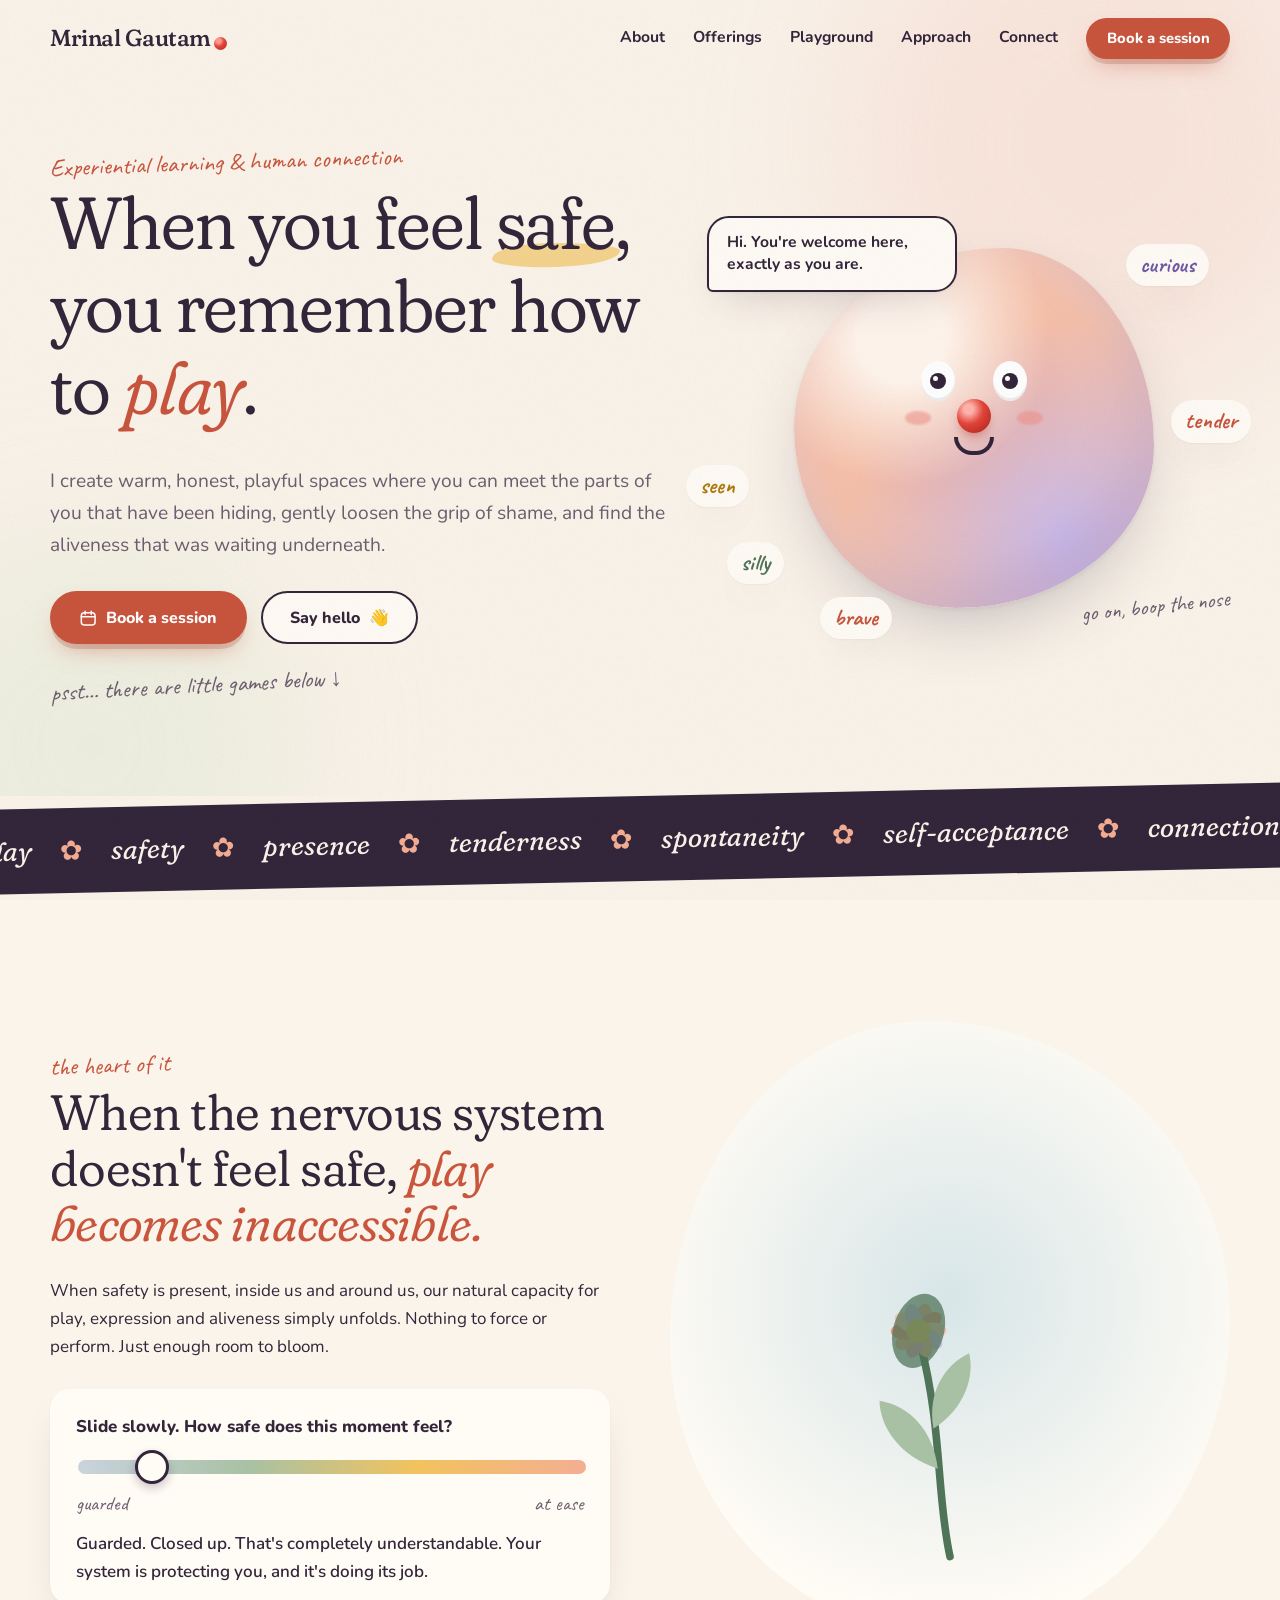
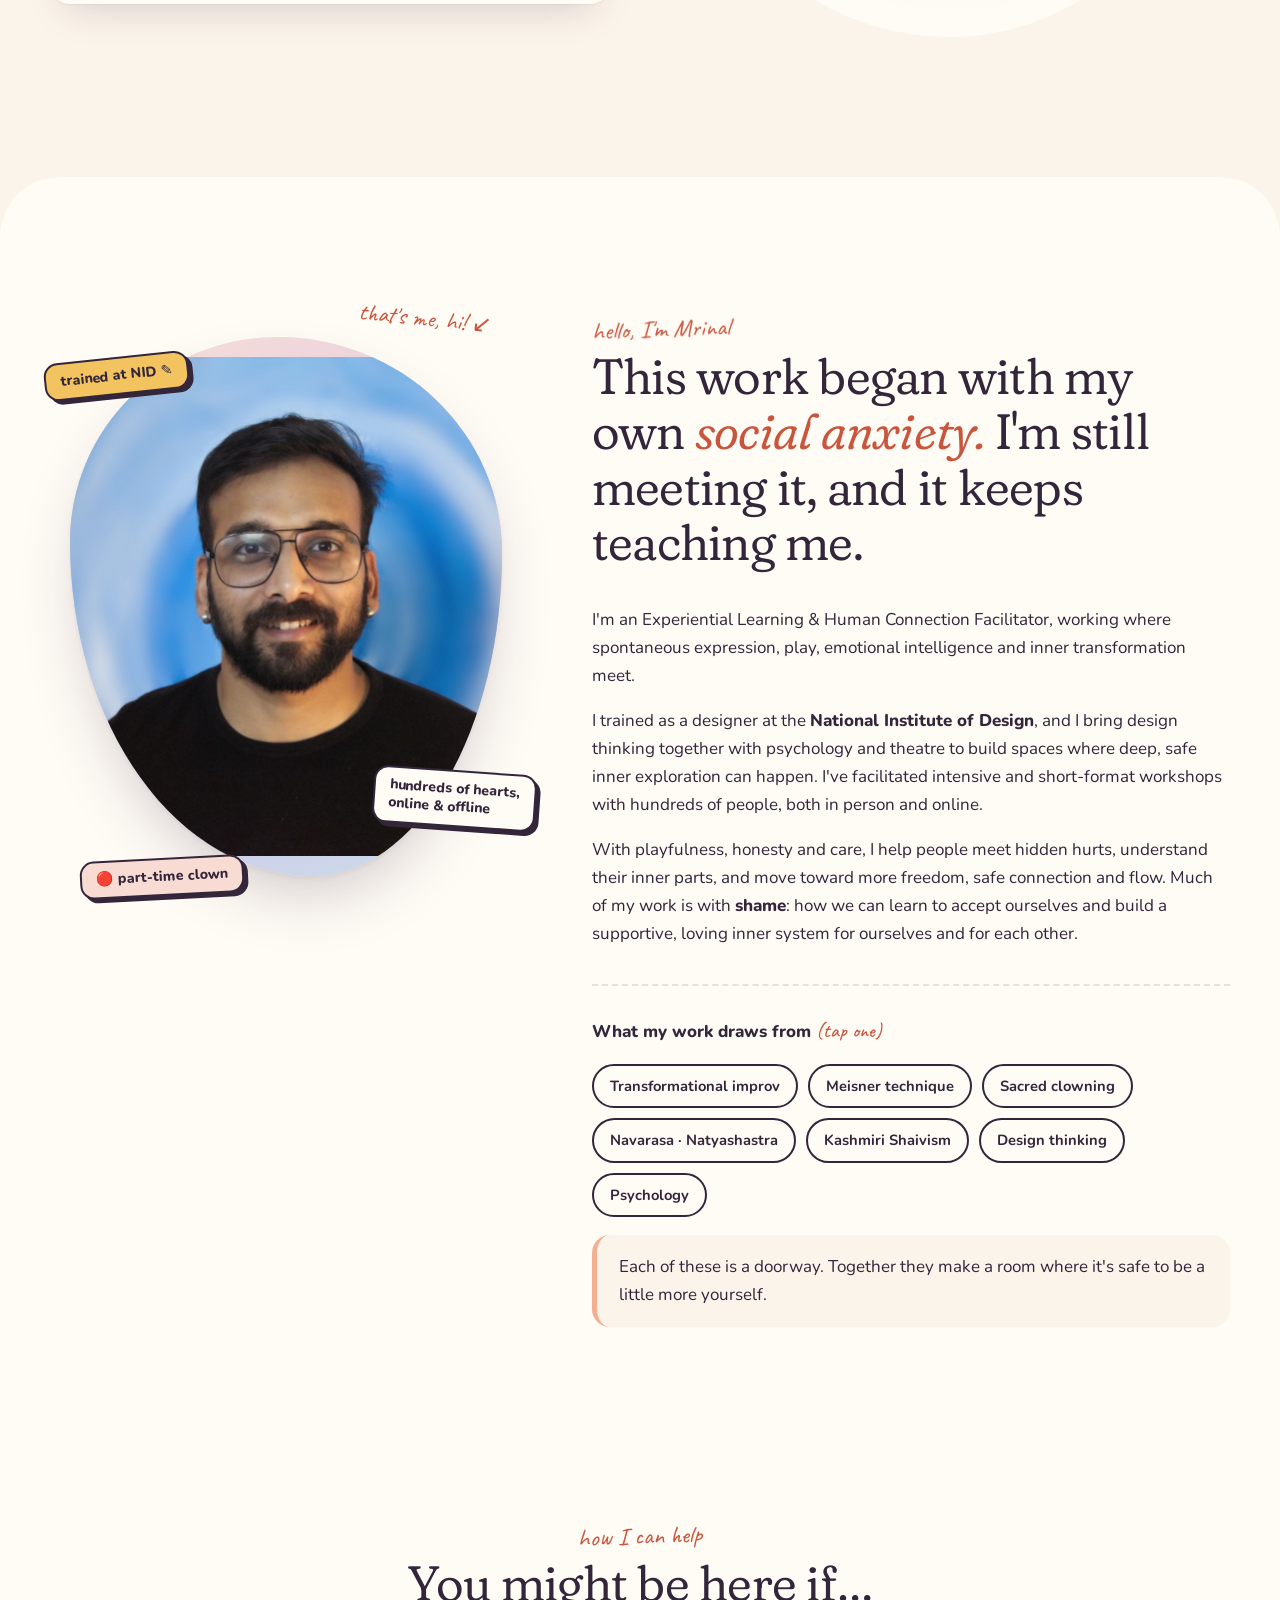
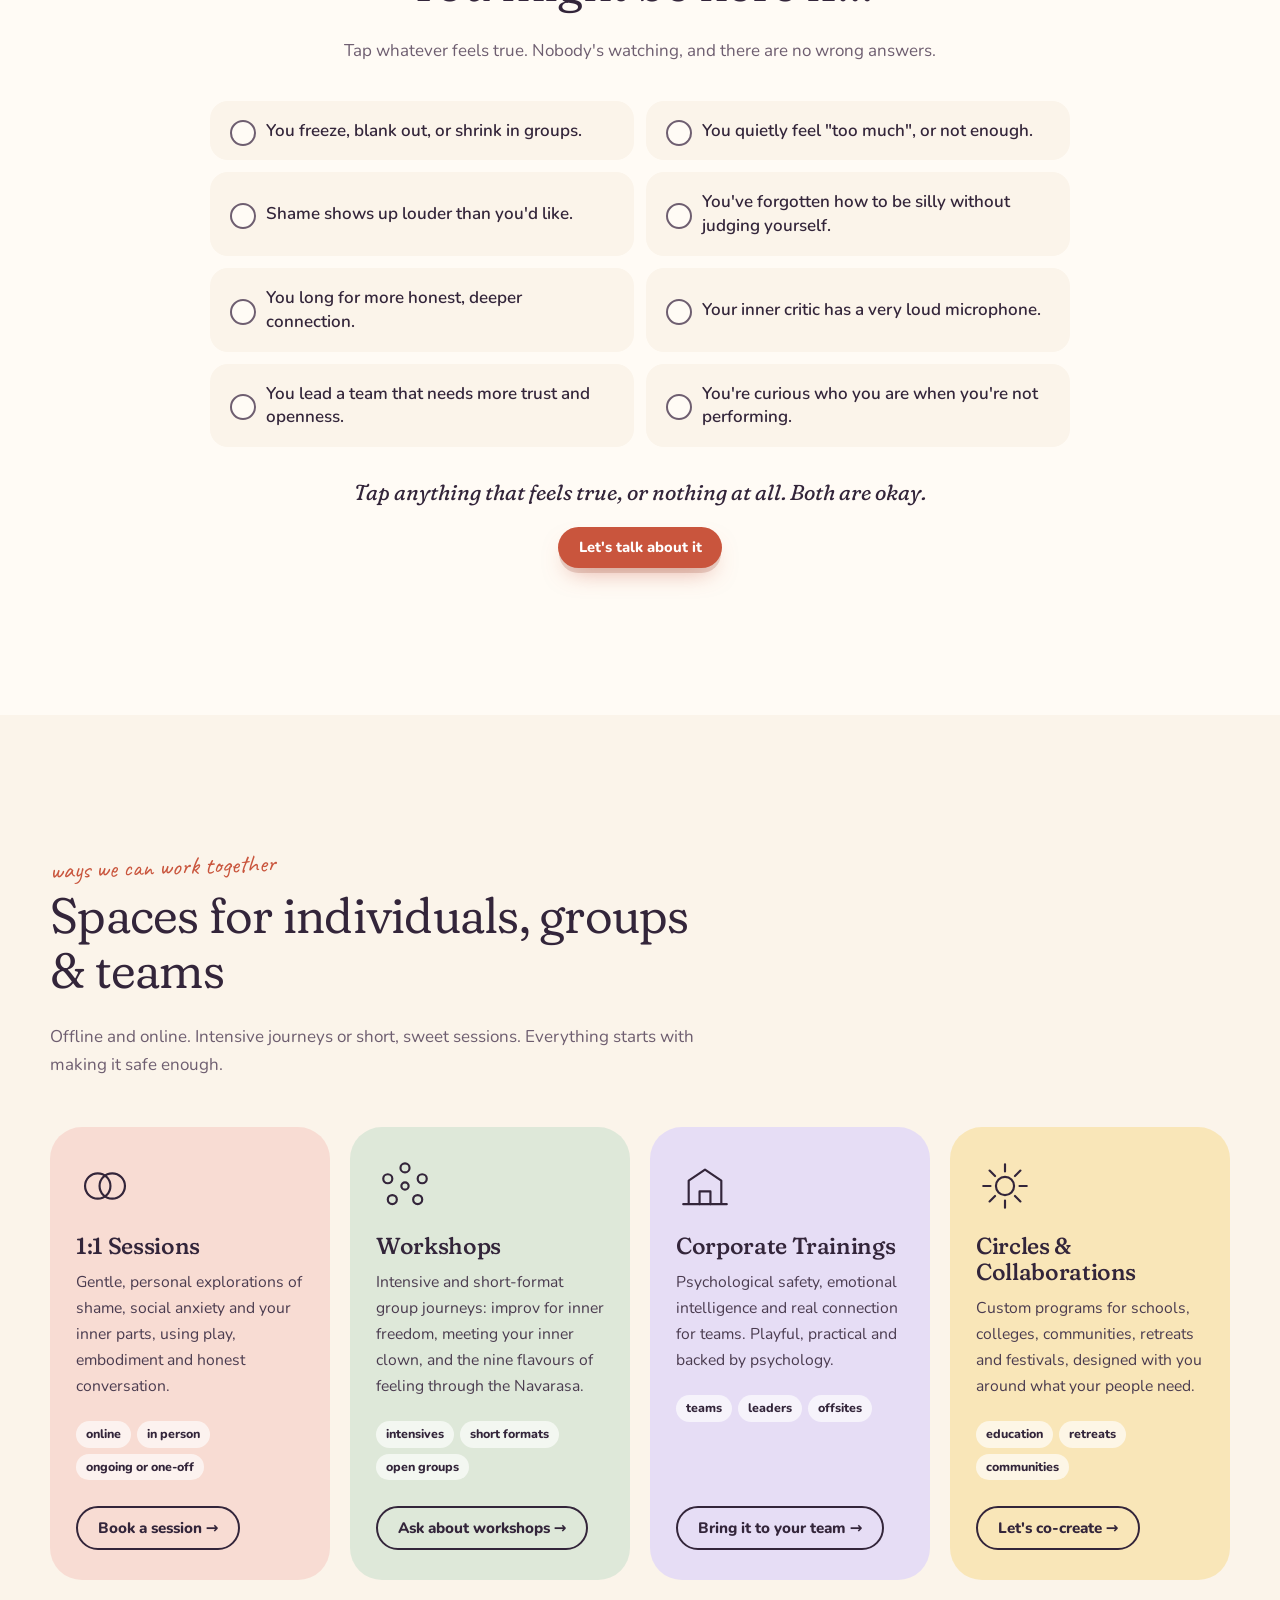
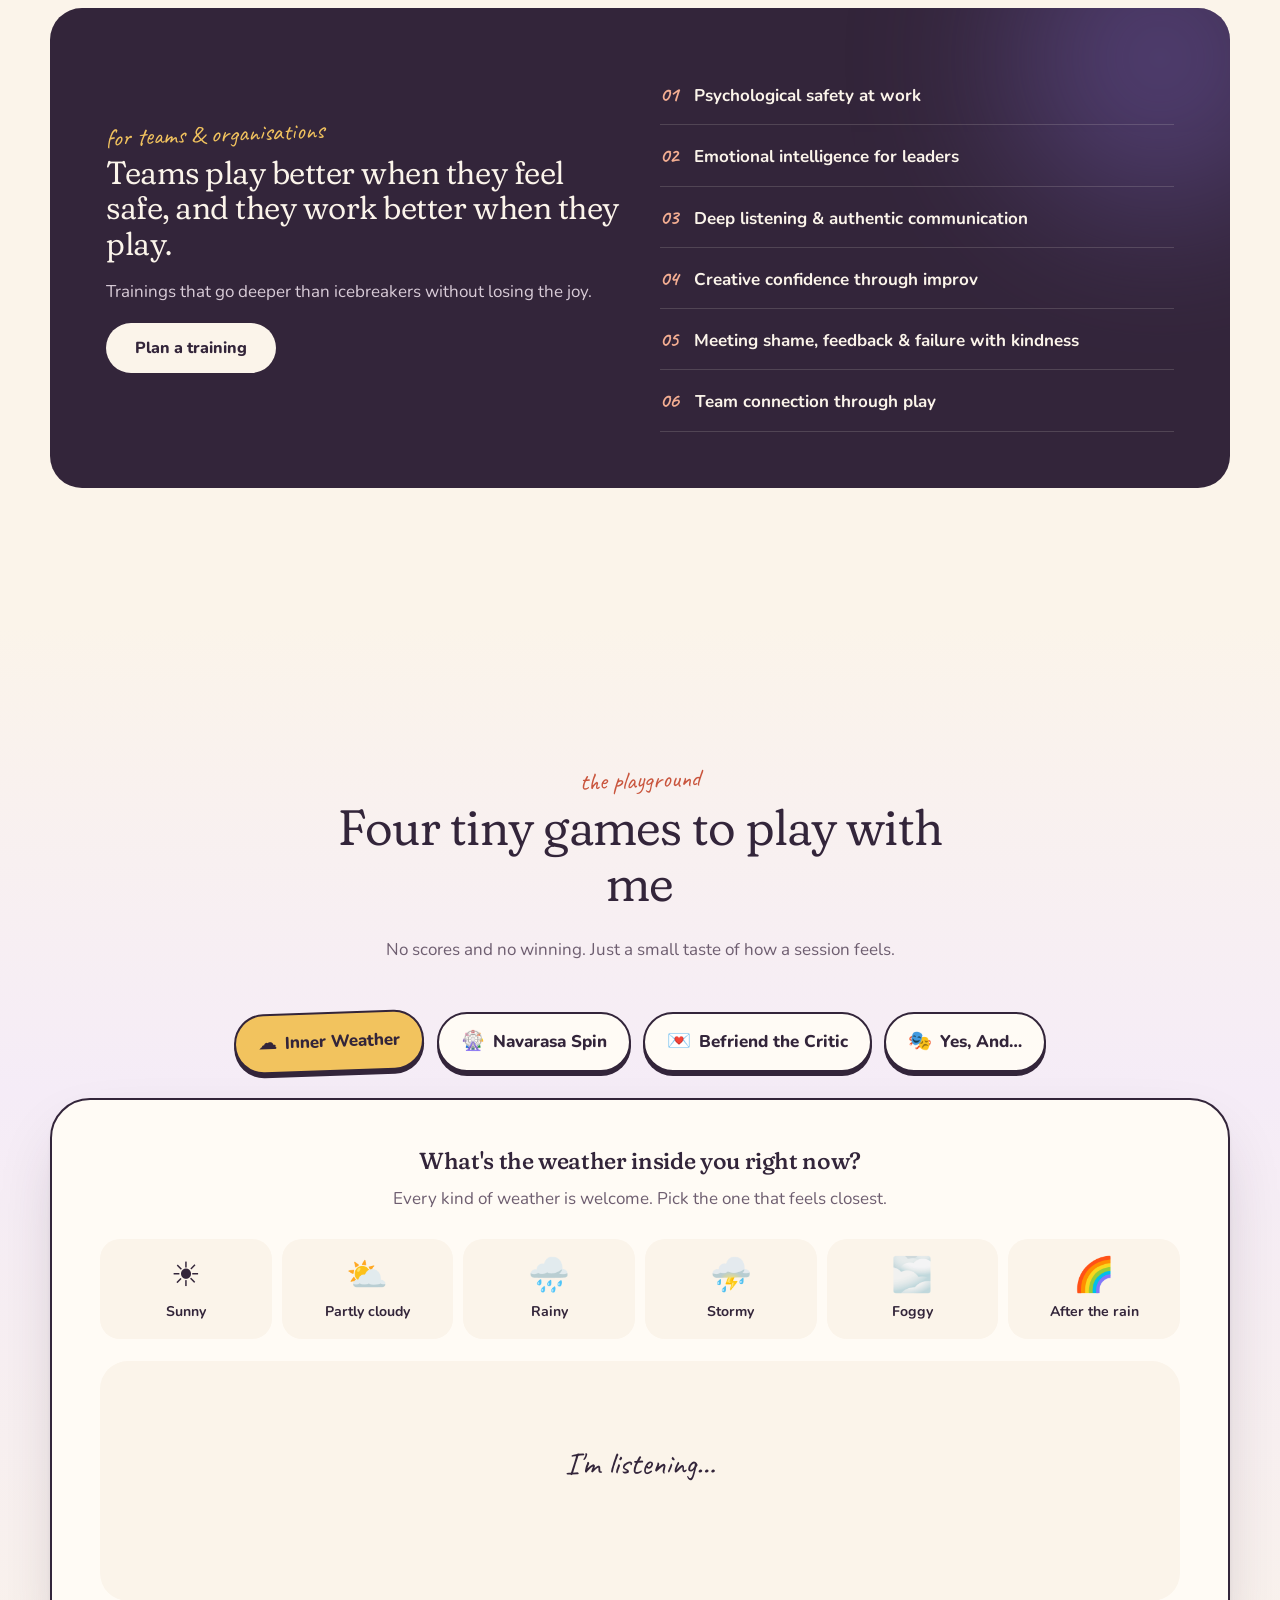
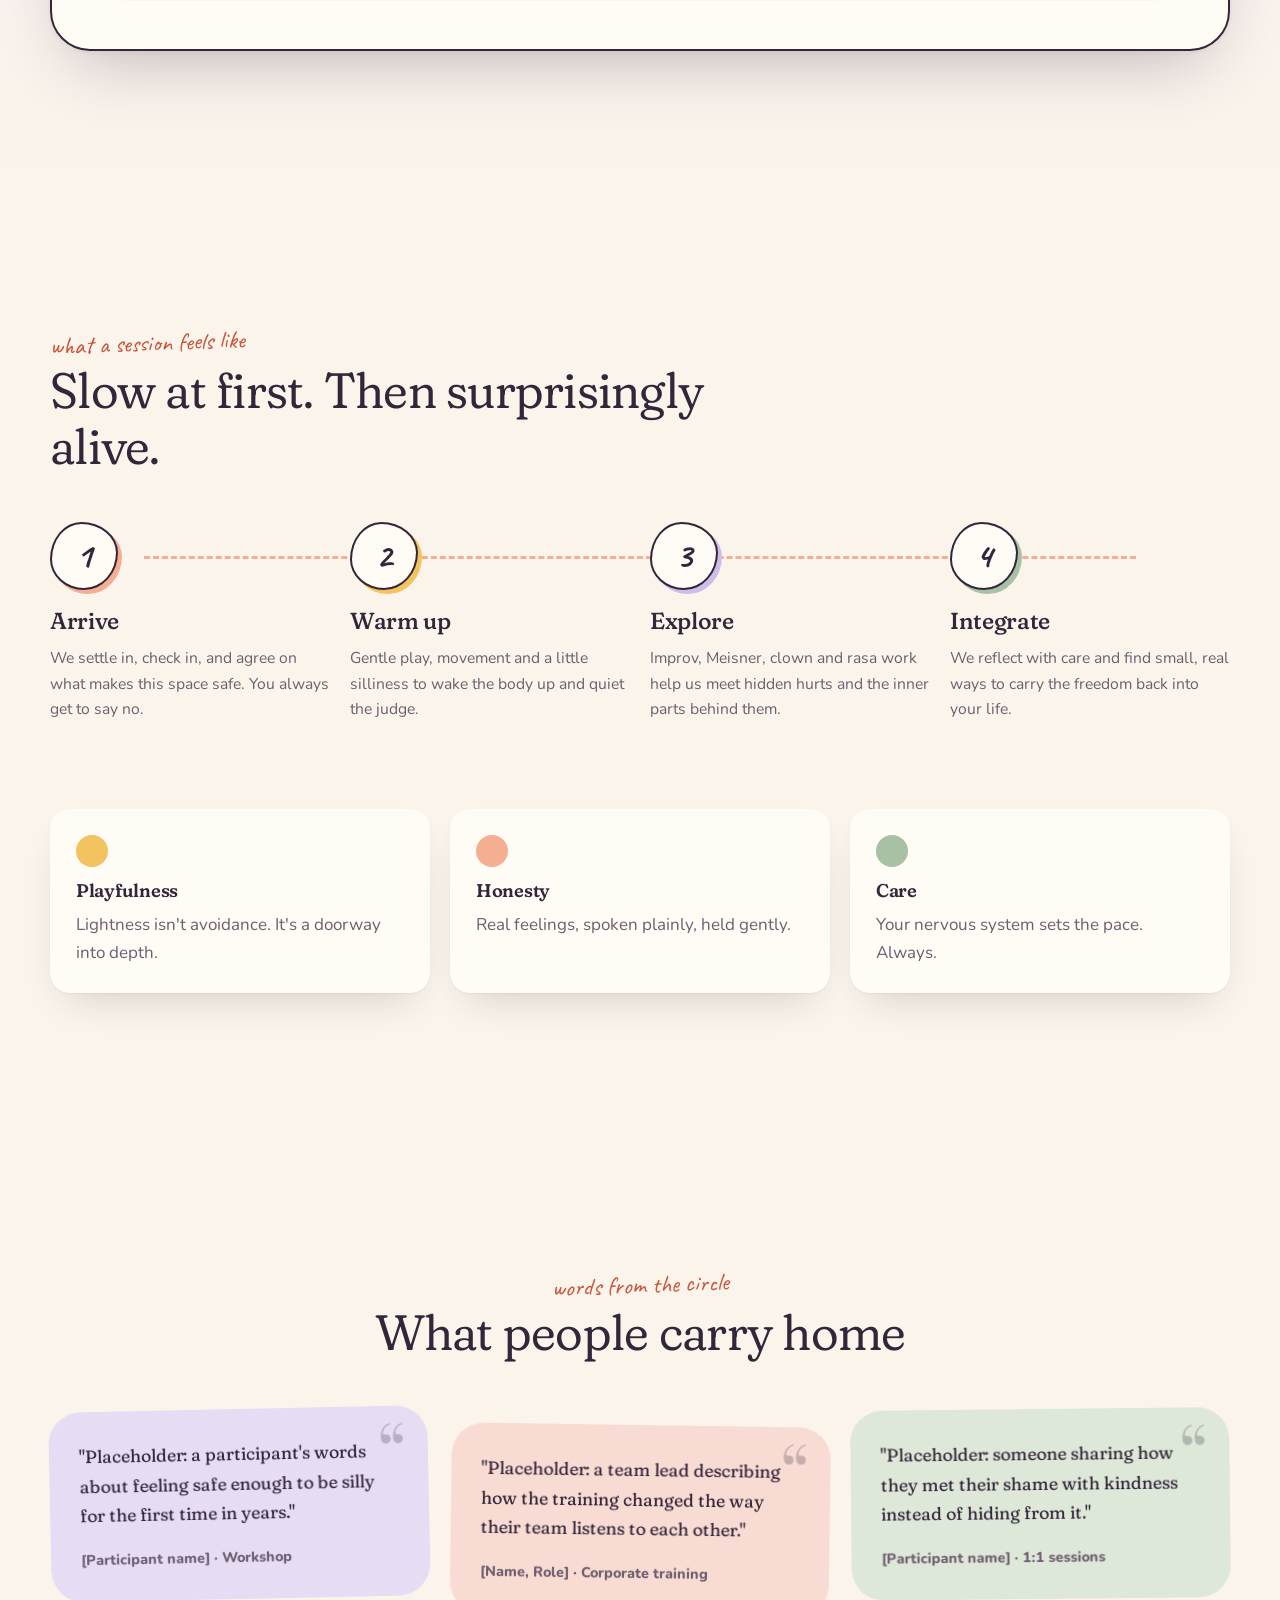
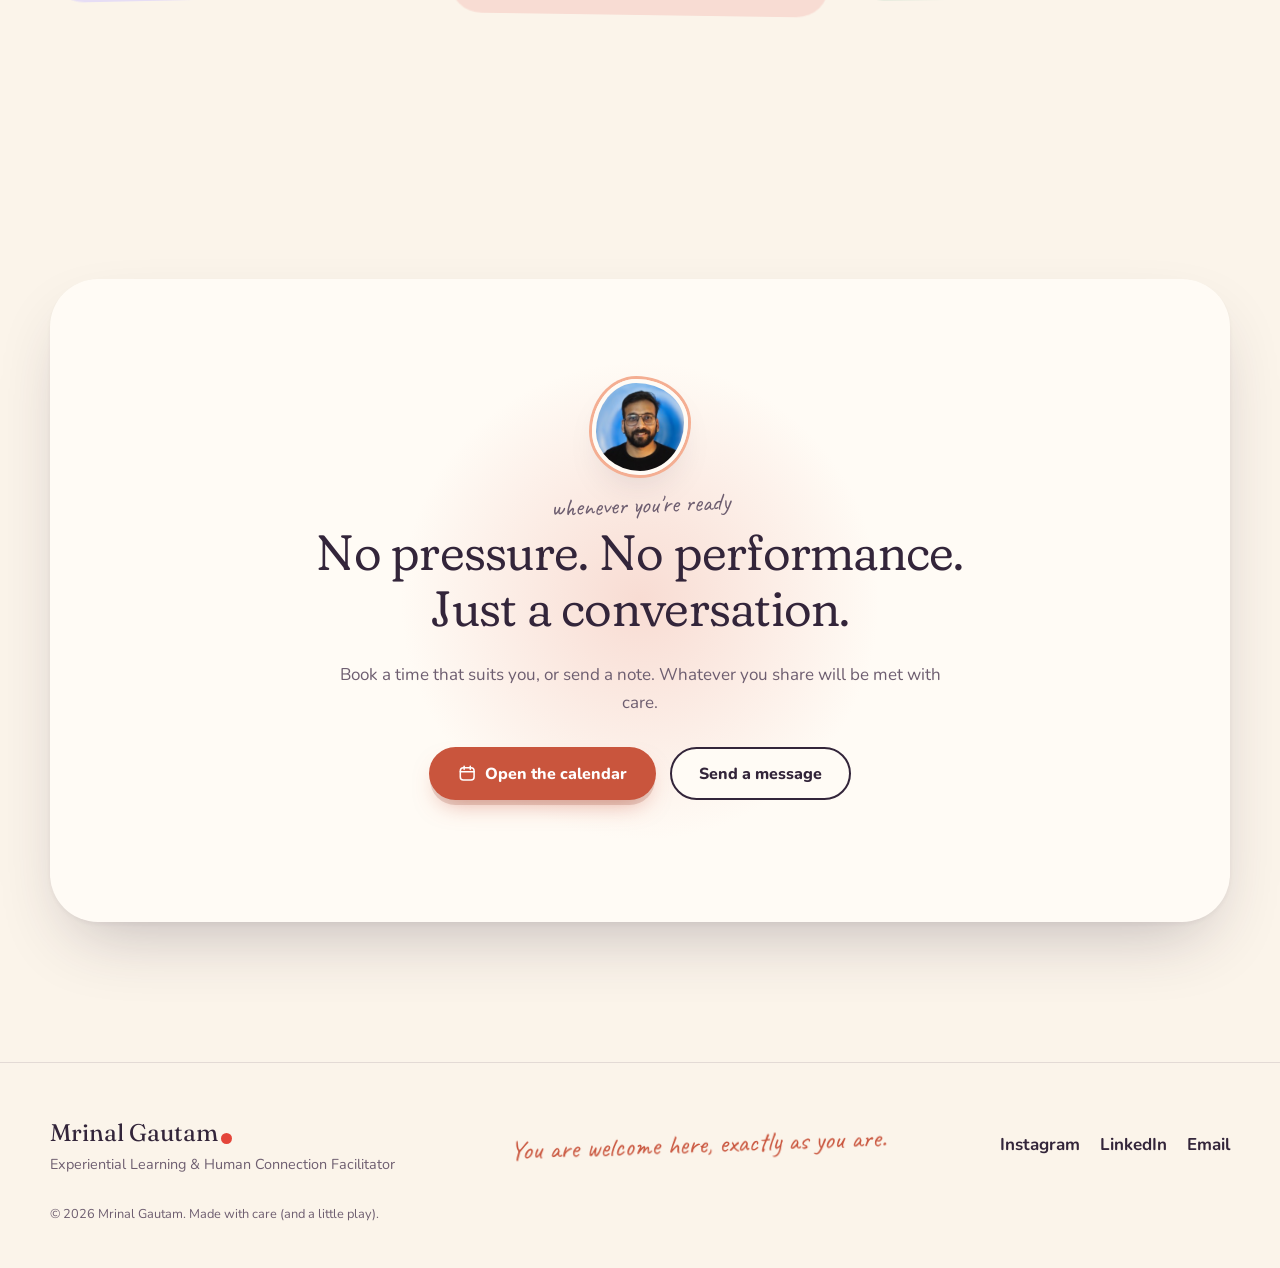
<file: index.html>
<!doctype html>
<html lang="en">
<head>
  <meta charset="utf-8">
  <meta name="viewport" content="width=device-width, initial-scale=1">
  <title>Mrinal Gautam · Play, Safety & Human Connection</title>
  <meta name="description" content="Mrinal Gautam is an experiential learning and human connection facilitator. Workshops, 1:1 sessions and corporate trainings on play, emotional intelligence, shame and inner freedom.">
  <link rel="preconnect" href="https://fonts.googleapis.com">
  <link rel="preconnect" href="https://fonts.gstatic.com" crossorigin>
  <link href="https://fonts.googleapis.com/css2?family=Caveat:wght@500;700&family=Fraunces:ital,opsz,wght,SOFT,WONK@0,9..144,300..700,0..100,0..1;1,9..144,300..700,0..100,0..1&family=Nunito:wght@400;500;600;700;800&display=swap" rel="stylesheet">
  <style>
/* =========================================================
   Mrinal Gautam: soft, warm, safe, playful
   ========================================================= */

:root {
  --cream: #FBF4EA;
  --paper: #FFFBF5;
  --ink: #33253A;
  --ink-soft: #6E5E70;
  --line: rgba(51, 37, 58, .12);

  --peach: #F4AE92;
  --terra: #C9553D;
  --terra-hover: #B3462F;
  --blush: #F8DCD3;
  --sage: #A8C1A4;
  --sage-deep: #4F7457;
  --lav: #CDBDEB;
  --lav-deep: #6F58A8;
  --sun: #F2C35E;
  --sky: #BFD9E6;
  --nose: #E4453A;

  --serif: "Fraunces", Georgia, serif;
  --sans: "Nunito", system-ui, -apple-system, sans-serif;
  --hand: "Caveat", "Comic Sans MS", cursive;

  --r-lg: 32px;
  --r-md: 20px;
  --shadow: 0 1px 2px rgba(51, 37, 58, .05), 0 18px 40px -18px rgba(51, 37, 58, .22);
  --shadow-lg: 0 2px 4px rgba(51, 37, 58, .05), 0 30px 70px -24px rgba(51, 37, 58, .3);
  --ease: cubic-bezier(.34, 1.56, .64, 1); /* soft overshoot */
}

* { box-sizing: border-box; }
html { scroll-behavior: smooth; scroll-padding-top: 90px; }
body {
  margin: 0;
  background: var(--cream);
  color: var(--ink);
  font-family: var(--sans);
  font-size: 17px;
  line-height: 1.65;
  -webkit-font-smoothing: antialiased;
  overflow-x: hidden;
}
img, svg { display: block; max-width: 100%; }
button { font: inherit; color: inherit; cursor: pointer; }
a { color: inherit; }
::selection { background: var(--peach); color: var(--ink); }
:focus-visible { outline: 3px solid var(--lav-deep); outline-offset: 3px; border-radius: 12px; }

.grain {
  position: fixed; inset: 0; pointer-events: none; z-index: 100; opacity: .28; mix-blend-mode: multiply;
  background-image: url("data:image/svg+xml,%3Csvg xmlns='http://www.w3.org/2000/svg' width='160' height='160'%3E%3Cfilter id='n'%3E%3CfeTurbulence type='fractalNoise' baseFrequency='.9' numOctaves='2' stitchTiles='stitch'/%3E%3CfeColorMatrix values='0 0 0 0 .2 0 0 0 0 .15 0 0 0 0 .2 0 0 0 .18 0'/%3E%3C/filter%3E%3Crect width='100%25' height='100%25' filter='url(%23n)'/%3E%3C/svg%3E");
}

/* ---------- type ---------- */
h1, h2, h3, h4 {
  font-family: var(--serif);
  font-variation-settings: "SOFT" 100, "WONK" 0;
  font-weight: 400;
  line-height: 1.12;
  letter-spacing: -.015em;
  margin: 0 0 .5em;
}
h1 { font-size: clamp(2.6rem, 6vw, 4.6rem); font-weight: 350; }
h2 { font-size: clamp(2rem, 4.2vw, 3.1rem); font-weight: 350; }
h3 { font-size: 1.45rem; font-weight: 500; }
h4 { font-size: 1.15rem; font-weight: 600; }
h1 em, h2 em, h3 em { font-style: italic; font-variation-settings: "SOFT" 100, "WONK" 1; color: var(--terra); }
p { margin: 0 0 1em; }
strong { font-weight: 800; }

.eyebrow {
  font-family: var(--hand);
  font-size: 1.55rem;
  color: var(--terra);
  margin: 0 0 .3em;
  line-height: 1;
  transform: rotate(-2deg);
  display: inline-block;
}
.eyebrow.light { color: var(--sun); }
.hand { font-family: var(--hand); font-size: 1.3em; }
.hand.big { font-size: 2rem; }
.muted { color: var(--ink-soft); }
.tiny { font-size: .8rem; }
.center { text-align: center; }
.eyebrow.center { display: block; }

.wrap { width: min(1180px, 100% - 40px); margin-inline: auto; }
.wrap.narrow { width: min(860px, 100% - 40px); }
.section { padding: clamp(80px, 11vw, 140px) 0; position: relative; }
.section-head { max-width: 680px; margin-bottom: 48px; }
.section-head.center { margin-inline: auto; text-align: center; }
.section-head.center .eyebrow { display: inline-block; }

/* ---------- buttons ---------- */
.btn {
  display: inline-flex; align-items: center; justify-content: center; gap: .55em;
  border: 2px solid transparent;
  border-radius: 999px;
  padding: .95em 1.7em;
  font-weight: 800;
  font-size: 1rem;
  line-height: 1;
  text-decoration: none;
  transition: transform .35s var(--ease), box-shadow .3s ease, background .25s ease, color .25s ease;
  white-space: nowrap;
}
.btn svg { width: 1.15em; height: 1.15em; fill: none; stroke: currentColor; stroke-width: 2; stroke-linecap: round; }
.btn:hover { transform: translateY(-3px) rotate(-1.5deg); }
.btn:active { transform: scale(.95); transition-duration: .1s; }
.btn:disabled { opacity: .4; pointer-events: none; }
.btn-primary { background: var(--terra); color: #fff; box-shadow: 0 6px 0 -1px #93402d33, 0 12px 24px -10px #c9553d88; }
.btn-primary:hover { background: var(--terra-hover); box-shadow: 0 9px 0 -1px #93402d33, 0 18px 30px -10px #c9553d99; }
.btn-ghost { background: var(--paper); color: var(--ink); border-color: var(--ink); }
.btn-ghost:hover { background: var(--blush); }
.btn-light { background: var(--cream); color: var(--ink); }
.btn-light:hover { background: var(--sun); }
.btn-card { background: transparent; border-color: var(--ink); color: var(--ink); padding: .8em 1.3em; font-size: .95rem; margin-top: auto; align-self: flex-start; }
.btn-card:hover { background: var(--ink); color: var(--cream); }
.btn-sm { padding: .75em 1.25em; font-size: .92rem; }
.btn-block { width: 100%; }
.link-btn { background: none; border: 0; padding: 0; font-weight: 700; text-decoration: underline; text-decoration-color: var(--peach); text-decoration-thickness: 3px; text-underline-offset: 5px; }
.link-btn:hover { text-decoration-color: var(--terra); }

/* ---------- nav ---------- */
.nav {
  position: fixed; top: 0; left: 0; right: 0; z-index: 50;
  transition: background .3s ease, box-shadow .3s ease, padding .3s ease;
  padding: 18px 0;
}
.nav.is-scrolled { padding: 10px 0; }
/* blur lives on a pseudo-element so the nav doesn't become a containing block for the fixed mobile menu */
.nav::before {
  content: ""; position: absolute; inset: 0; z-index: -1; opacity: 0; transition: opacity .3s ease;
  background: rgba(251, 244, 234, .86); backdrop-filter: blur(14px); -webkit-backdrop-filter: blur(14px); box-shadow: 0 1px 0 var(--line);
}
.nav.is-scrolled::before { opacity: 1; }
.nav-inner { width: min(1180px, 100% - 40px); margin-inline: auto; display: flex; align-items: center; justify-content: space-between; gap: 24px; }
.logo { display: flex; align-items: flex-end; gap: 3px; }
.logo-name { font-family: var(--serif); font-size: 1.45rem; font-weight: 500; text-decoration: none; letter-spacing: -.02em; font-variation-settings: "SOFT" 100, "WONK" 1; }
.logo-nose {
  width: 13px; height: 13px; border-radius: 50%; border: 0; padding: 0; margin-bottom: 8px;
  background: radial-gradient(circle at 35% 30%, #ff9a8f 0 18%, var(--nose) 45%, #b8261d 100%);
  transition: transform .4s var(--ease);
}
.logo-nose:hover { transform: scale(1.5); }
.logo-nose.boop { animation: boop .5s var(--ease); }
@keyframes boop { 0% { transform: scale(1); } 40% { transform: scale(2.1); } 100% { transform: scale(1); } }

.nav-links { display: flex; align-items: center; gap: 28px; font-weight: 700; font-size: .98rem; }
.nav-links a { text-decoration: none; position: relative; }
.nav-links a::after {
  content: ""; position: absolute; left: 0; right: 0; bottom: -4px; height: 3px; border-radius: 3px;
  background: var(--peach); transform: scaleX(0); transform-origin: left; transition: transform .35s var(--ease);
}
.nav-links a:hover::after { transform: scaleX(1); }
.nav-links .link-btn { text-decoration: none; font-weight: 700; }
.nav-toggle { display: none; background: none; border: 0; width: 44px; height: 44px; position: relative; }
.nav-toggle span { position: absolute; left: 10px; right: 10px; height: 2.5px; border-radius: 3px; background: var(--ink); transition: transform .3s ease; }
.nav-toggle span:first-child { top: 17px; }
.nav-toggle span:last-child { top: 25px; }
.nav-toggle[aria-expanded="true"] span:first-child { transform: translateY(4px) rotate(45deg); }
.nav-toggle[aria-expanded="true"] span:last-child { transform: translateY(-4px) rotate(-45deg); }

/* ---------- hero ---------- */
.hero { padding: 150px 0 90px; position: relative; overflow: hidden; }
.hero::before, .hero::after {
  content: ""; position: absolute; border-radius: 50%; filter: blur(70px); opacity: .55; z-index: -1;
}
.hero::before { width: 520px; height: 520px; background: var(--blush); top: -120px; right: -80px; }
.hero::after { width: 420px; height: 420px; background: #e4ecd9; bottom: -160px; left: -120px; }
.hero-grid { display: grid; grid-template-columns: 1.1fr .9fr; gap: 40px; align-items: center; }
.hero .lead { font-size: 1.2rem; max-width: 34em; color: var(--ink-soft); }
.u-soft { position: relative; white-space: nowrap; }
.u-soft::after {
  content: ""; position: absolute; left: -4px; right: -4px; bottom: .02em; height: .32em; z-index: -1;
  background: var(--sun); opacity: .65; border-radius: 40% 60% 50% 50% / 60% 40% 60% 40%;
  transform: rotate(-1.5deg);
}
.play-word { display: inline-flex; font-style: italic; color: var(--terra); font-variation-settings: "SOFT" 100, "WONK" 1; }
.play-word span { display: inline-block; animation: bounce 2.8s var(--ease) infinite; }
.play-word span:nth-child(2) { animation-delay: .12s; }
.play-word span:nth-child(3) { animation-delay: .24s; }
.play-word span:nth-child(4) { animation-delay: .36s; }
@keyframes bounce { 0%, 60%, 100% { transform: translateY(0) rotate(0); } 30% { transform: translateY(-.14em) rotate(-6deg); } }

.hero-ctas { display: flex; flex-wrap: wrap; gap: 14px; margin: 30px 0 22px; }
.hero-ctas.center { justify-content: center; }
.wave { display: inline-block; transform-origin: 70% 70%; }
.btn:hover .wave { animation: wave .9s ease; }
@keyframes wave { 0%,100% { transform: rotate(0); } 20% { transform: rotate(18deg); } 40% { transform: rotate(-10deg); } 60% { transform: rotate(14deg); } 80% { transform: rotate(-4deg); } }
.hand-note { font-family: var(--hand); font-size: 1.5rem; color: var(--ink-soft); text-decoration: none; display: inline-block; transform: rotate(-3deg); }
.hero-note:hover { color: var(--terra); }

/* buddy */
.hero-art { position: relative; display: grid; place-items: center; min-height: 460px; }
.buddy {
  position: relative; width: min(360px, 78vw); aspect-ratio: 1; border: 0; padding: 0; background: none;
  animation: breathe 6s ease-in-out infinite;
  -webkit-tap-highlight-color: transparent;
}
.buddy:focus-visible { outline-offset: 10px; border-radius: 50%; }
.buddy-body {
  position: absolute; inset: 0;
  background:
    radial-gradient(circle at 30% 25%, #fff5ec 0 12%, transparent 40%),
    radial-gradient(circle at 75% 80%, var(--lav) 0, transparent 55%),
    radial-gradient(circle at 50% 50%, var(--peach) 0, #f7c3ad 60%, var(--blush) 100%);
  box-shadow: inset -18px -24px 50px rgba(111, 88, 168, .18), var(--shadow-lg);
  border-radius: 58% 42% 55% 45% / 50% 55% 45% 50%;
  animation: morph 14s ease-in-out infinite;
}
@keyframes morph {
  0%, 100% { border-radius: 58% 42% 55% 45% / 50% 55% 45% 50%; }
  25% { border-radius: 45% 55% 42% 58% / 58% 45% 55% 42%; }
  50% { border-radius: 52% 48% 60% 40% / 44% 58% 42% 56%; }
  75% { border-radius: 40% 60% 48% 52% / 55% 42% 58% 45%; }
}
@keyframes breathe { 0%, 100% { transform: scale(1); } 50% { transform: scale(1.045); } }
.buddy-face { position: absolute; left: 50%; top: 46%; width: 150px; height: 120px; transform: translate(-50%, -50%); }
.eye {
  position: absolute; top: 8px; width: 34px; height: 40px; background: #fff; border-radius: 50%;
  display: grid; place-items: center; box-shadow: inset 0 -3px 0 rgba(51,37,58,.08);
  animation: blink 5.5s infinite;
}
.eye:first-child { left: 22px; }
.eye:nth-child(2) { right: 22px; }
.pupil { width: 16px; height: 16px; border-radius: 50%; background: var(--ink); position: relative; transition: transform .12s linear; }
.pupil::after { content: ""; position: absolute; width: 5px; height: 5px; border-radius: 50%; background: #fff; top: 3px; left: 3px; }
@keyframes blink { 0%, 94%, 100% { transform: scaleY(1); } 96% { transform: scaleY(.1); } }
.cheek { position: absolute; top: 58px; width: 26px; height: 14px; border-radius: 50%; background: #ef8f86; opacity: .55; filter: blur(1px); }
.cheek-l { left: 6px; } .cheek-r { right: 6px; }
.buddy-nose {
  position: absolute; left: 50%; top: 46px; width: 34px; height: 34px; margin-left: -17px; border-radius: 50%;
  background: radial-gradient(circle at 34% 30%, #ffb3aa 0 14%, var(--nose) 45%, #a92017 100%);
  box-shadow: 0 6px 12px -4px rgba(169, 32, 23, .5);
  transition: transform .4s var(--ease);
  z-index: 2;
}
.buddy:hover .buddy-nose { transform: scale(1.12); }
.mouth {
  position: absolute; left: 50%; top: 84px; width: 40px; height: 18px; margin-left: -20px;
  border: 4px solid var(--ink); border-top: 0; border-radius: 0 0 40px 40px;
  transition: all .3s var(--ease);
}
.buddy.is-happy .mouth { height: 24px; background: #8c2f3f; border-color: var(--ink); }
.buddy.is-happy { animation: jiggle .7s var(--ease), breathe 6s ease-in-out .7s infinite; }
.buddy.is-happy .eye { animation: none; transform: scaleY(.55) translateY(4px); border-radius: 50% 50% 40% 40%; }
@keyframes jiggle { 0% { transform: scale(1); } 25% { transform: scale(1.1, .9); } 50% { transform: scale(.94, 1.08); } 75% { transform: scale(1.03, .97); } 100% { transform: scale(1); } }

.bubble {
  position: absolute; top: 18px; left: -10px; max-width: 250px;
  background: var(--paper); border: 2px solid var(--ink); border-radius: 22px 22px 22px 6px;
  padding: 14px 18px; font-weight: 700; font-size: .98rem; line-height: 1.4; box-shadow: var(--shadow);
  transform-origin: bottom left; animation: pop .5s var(--ease);
}
.bubble.again { animation: pop2 .5s var(--ease); }
@keyframes pop { from { transform: scale(.6); opacity: 0; } to { transform: scale(1); opacity: 1; } }
@keyframes pop2 { from { transform: scale(.6); opacity: 0; } to { transform: scale(1); opacity: 1; } }
.art-note { position: absolute; bottom: 10px; right: 0; font-size: 1.4rem; transform: rotate(-6deg); }

.float-word {
  position: absolute; font-family: var(--hand); font-size: 1.45rem; font-weight: 700;
  padding: 2px 14px; border-radius: 999px; background: var(--paper); box-shadow: var(--shadow);
  animation: drift 7s ease-in-out infinite; z-index: 2;
}
.fw1 { top: 10%; right: 4%; color: var(--lav-deep); }
.fw2 { top: 44%; right: -4%; color: var(--terra); animation-delay: -2s; }
.fw3 { bottom: 16%; left: 2%; color: var(--sage-deep); animation-delay: -4s; }
.fw4 { top: 58%; left: -6%; color: #b07b10; animation-delay: -1s; }
.fw5 { bottom: 4%; left: 20%; color: var(--terra); animation-delay: -5s; }
@keyframes drift { 0%, 100% { transform: translateY(0) rotate(-3deg); } 50% { transform: translateY(-12px) rotate(3deg); } }

/* ---------- marquee ---------- */
.marquee { background: var(--ink); color: var(--cream); overflow: hidden; padding: 20px 0; transform: rotate(-1.2deg); margin: 0 -20px; }
.marquee-track { display: flex; gap: 28px; width: max-content; animation: scroll 38s linear infinite; font-family: var(--serif); font-style: italic; font-size: 1.7rem; font-variation-settings: "SOFT" 100, "WONK" 1; }
.marquee i { font-style: normal; color: var(--peach); }
@keyframes scroll { to { transform: translateX(-50%); } }

/* ---------- insight / bloom ---------- */
.insight-grid { display: grid; grid-template-columns: 1fr 1fr; gap: 60px; align-items: center; }
.slider-box { background: var(--paper); border-radius: var(--r-md); padding: 24px 26px 18px; box-shadow: var(--shadow); margin-top: 28px; }
.slider-label { font-weight: 800; display: block; margin-bottom: 14px; }
input[type="range"] { -webkit-appearance: none; appearance: none; width: 100%; height: 14px; border-radius: 999px; background: linear-gradient(90deg, #c9d3dd, var(--sage), var(--sun), var(--peach)); outline: none; }
input[type="range"]::-webkit-slider-thumb { -webkit-appearance: none; width: 34px; height: 34px; border-radius: 50%; background: var(--paper); border: 3px solid var(--ink); box-shadow: 0 4px 10px rgba(51,37,58,.25); cursor: grab; transition: transform .2s var(--ease); }
input[type="range"]::-webkit-slider-thumb:active { transform: scale(1.2); cursor: grabbing; }
input[type="range"]::-moz-range-thumb { width: 30px; height: 30px; border-radius: 50%; background: var(--paper); border: 3px solid var(--ink); cursor: grab; }
.slider-ends { display: flex; justify-content: space-between; font-family: var(--hand); font-size: 1.25rem; color: var(--ink-soft); margin-top: 4px; }
.slider-read { min-height: 3.2em; margin: 10px 0 0; font-weight: 600; color: var(--ink); transition: opacity .3s; }

.bloom-stage {
  --o: 0;
  border-radius: 46% 54% 50% 50% / 52% 48% 52% 48%;
  aspect-ratio: 1 / 1.1;
  display: grid; place-items: center; padding: 30px;
  background: radial-gradient(circle at 50% 45%, hsl(calc(210 - var(--o) * 195) calc(18% + var(--o) * 62%) calc(88% - var(--o) * 3%)) 0, var(--paper) 72%);
  transition: background .4s ease;
}
.bloom { width: 100%; max-width: 380px; overflow: visible; }
.stem { fill: none; stroke: var(--sage-deep); stroke-width: 6; stroke-linecap: round; }
.leaf { fill: var(--sage); transition: transform .5s var(--ease); }
.bloom-center { fill: var(--sun); transition: r .3s; }
.bud { fill: var(--sage-deep); transition: opacity .3s; }
#petals ellipse { transition: transform .45s var(--ease); stroke: rgba(51,37,58,.08); stroke-width: 1; }
#plant { transform-origin: 150px 370px; transition: transform .6s var(--ease); }
.sparks text { font-family: var(--hand); font-size: 26px; fill: var(--terra); opacity: 0; transition: opacity .5s, transform .6s var(--ease); transform: translateY(10px); }
.sparks.on text { opacity: 1; transform: translateY(0); }
.sparks.on text:nth-child(2) { transition-delay: .1s; fill: var(--lav-deep); }
.sparks.on text:nth-child(3) { transition-delay: .2s; fill: var(--sage-deep); }
.sparks.on text:nth-child(4) { transition-delay: .15s; }
.sparks.on text:nth-child(5) { transition-delay: .25s; fill: #b07b10; }

/* ---------- about ---------- */
.about { background: var(--paper); border-radius: 60px 60px 0 0; }
.about-grid { display: grid; grid-template-columns: .85fr 1.15fr; gap: 70px; align-items: start; }
.portrait { position: relative; padding: 20px; position: sticky; top: 110px; }
.portrait-frame {
  aspect-ratio: 4 / 5; border-radius: 48% 52% 44% 56% / 38% 40% 60% 62%;
  background: linear-gradient(160deg, var(--blush), var(--lav) 60%, var(--sky));
  display: grid; place-items: center; align-content: center; gap: 6px; box-shadow: var(--shadow-lg);
  animation: morph 16s ease-in-out infinite;
}
.portrait-frame { overflow: hidden; position: relative; }
.portrait-frame img { width: 100%; height: 100%; object-fit: cover; object-position: 50% 30%; filter: saturate(.88) contrast(1.02); transition: transform .8s var(--ease); }
.portrait-frame::after { /* warm the cool backdrop so it sits in the palette */
  content: ""; position: absolute; inset: 0; pointer-events: none;
  background: radial-gradient(ellipse at 50% 45%, transparent 45%, rgba(244, 174, 146, .45) 100%), linear-gradient(180deg, rgba(205, 189, 235, .18), rgba(248, 220, 211, .22));
  mix-blend-mode: soft-light;
}
.portrait:hover .portrait-frame img { transform: scale(1.04); }
.portrait-wave { position: absolute; top: -18px; right: 30px; color: var(--terra); font-size: 1.5rem; transform: rotate(6deg); }
.final-avatar { width: 96px; height: 96px; border-radius: 46% 54% 50% 50% / 55% 45% 55% 45%; object-fit: cover; object-position: 50% 30%; margin: 0 auto 18px; border: 4px solid var(--paper); box-shadow: 0 0 0 3px var(--peach), var(--shadow); animation: morph 10s ease-in-out infinite; }
.modal-hello { display: flex; align-items: center; gap: 12px; margin-bottom: 6px; }
.modal-hello img { width: 56px; height: 56px; border-radius: 50%; object-fit: cover; object-position: 50% 30%; border: 3px solid var(--blush); }
.portrait-initials { font-family: var(--serif); font-size: 5rem; font-weight: 300; font-style: italic; color: rgba(51,37,58,.55); font-variation-settings: "SOFT" 100, "WONK" 1; line-height: 1; }
.portrait-hint { font-family: var(--hand); font-size: 1.3rem; color: var(--ink-soft); }
.sticker {
  position: absolute; background: var(--paper); border: 2px solid var(--ink); border-radius: 14px;
  padding: 8px 14px; font-weight: 800; font-size: .88rem; line-height: 1.3; box-shadow: 4px 4px 0 var(--ink);
  transition: transform .35s var(--ease);
}
.sticker:hover { transform: rotate(0) scale(1.06) !important; }
.st1 { top: 40px; left: -6px; transform: rotate(-6deg); background: var(--sun); }
.st2 { bottom: 70px; right: -14px; transform: rotate(4deg); }
.st3 { bottom: 0; left: 30px; transform: rotate(-3deg); background: var(--blush); }
.about-copy h2 { margin-bottom: .7em; }
.roots { margin-top: 36px; padding-top: 28px; border-top: 2px dashed var(--line); }
.roots-title { font-weight: 800; }
.roots-title .hand { color: var(--terra); font-weight: 500; font-size: 1.25rem; }
.chips { display: flex; flex-wrap: wrap; gap: 10px; }
.chip {
  border: 2px solid var(--ink); background: transparent; border-radius: 999px; padding: 8px 16px; font-weight: 700; font-size: .92rem;
  transition: background .2s, transform .3s var(--ease);
}
.chip:hover { transform: translateY(-2px) rotate(-2deg); background: var(--blush); }
.chip[aria-selected="true"] { background: var(--ink); color: var(--cream); }
.root-desc {
  margin-top: 18px; padding: 18px 22px; border-radius: 18px; background: var(--cream); border-left: 5px solid var(--peach);
  min-height: 5.2em; transition: opacity .25s;
}

/* ---------- resonance ---------- */
.resonance { background: var(--paper); padding-top: 40px; }
.resonance-list { display: grid; grid-template-columns: 1fr 1fr; gap: 12px; margin-top: 36px; }
.res-item {
  text-align: left; background: var(--cream); border: 2px solid transparent; border-radius: 18px; padding: 16px 18px 16px 54px;
  font-weight: 600; position: relative; line-height: 1.4;
  transition: border-color .2s, background .25s, transform .3s var(--ease);
}
.res-item::before {
  content: ""; position: absolute; left: 18px; top: 50%; width: 22px; height: 22px; margin-top: -11px;
  border-radius: 50%; border: 2px solid var(--ink-soft); background: var(--paper); transition: all .3s var(--ease);
}
.res-item:hover { border-color: var(--peach); transform: translateX(3px); }
.res-item[aria-pressed="true"] { background: var(--blush); border-color: var(--terra); }
.res-item[aria-pressed="true"]::before { background: var(--terra); border-color: var(--terra); box-shadow: inset 0 0 0 4px var(--blush); transform: scale(1.1); }
.res-response { margin-top: 28px; text-align: center; min-height: 100px; }
.res-response p { font-family: var(--serif); font-size: 1.35rem; font-style: italic; font-variation-settings: "SOFT" 100; max-width: 34em; margin: 0 auto 16px; }

/* ---------- offerings ---------- */
.cards { display: grid; grid-template-columns: repeat(4, 1fr); gap: 20px; }
.card {
  border-radius: var(--r-lg); padding: 30px 26px; display: flex; flex-direction: column; gap: 6px;
  transition: transform .45s var(--ease), box-shadow .3s; position: relative; overflow: hidden;
}
.card:hover { transform: translateY(-8px) rotate(-.6deg); box-shadow: var(--shadow-lg); }
.card:nth-child(even):hover { transform: translateY(-8px) rotate(.6deg); }
.card-peach { background: var(--blush); }
.card-sage { background: #DEE8D9; }
.card-lav { background: #E6DDF5; }
.card-sun { background: #F9E6B8; }
.card-ico { width: 58px; height: 58px; fill: none; stroke: var(--ink); stroke-width: 2.4; stroke-linecap: round; stroke-linejoin: round; margin-bottom: 12px; transition: transform .6s var(--ease); }
.card:hover .card-ico { transform: rotate(-12deg) scale(1.08); }
.card h3 { margin-bottom: .2em; }
.card p { font-size: .98rem; color: #4a3b4f; }
.tags { list-style: none; padding: 0; margin: 0 0 20px; display: flex; flex-wrap: wrap; gap: 6px; }
.tags li { font-size: .78rem; font-weight: 800; padding: 3px 10px; border-radius: 999px; background: rgba(255,255,255,.65); }

.corp-band {
  margin-top: 28px; background: var(--ink); color: var(--cream); border-radius: var(--r-lg);
  padding: clamp(30px, 5vw, 56px); display: grid; grid-template-columns: 1fr 1fr; gap: 40px; align-items: center;
  position: relative; overflow: hidden;
}
.corp-band::after { content: ""; position: absolute; width: 300px; height: 300px; border-radius: 50%; background: var(--lav-deep); filter: blur(80px); opacity: .5; right: -80px; top: -100px; }
.corp-band h3 { font-size: clamp(1.5rem, 2.6vw, 2rem); font-weight: 350; }
.corp-band p { color: #d9ccd8; }
.corp-list { list-style: none; margin: 0; padding: 0; position: relative; z-index: 1; }
.corp-list li { padding: 13px 0; border-bottom: 1px solid rgba(251,244,234,.15); font-weight: 700; display: flex; gap: 16px; align-items: baseline; transition: padding .3s var(--ease), color .2s; }
.corp-list li:hover { padding-left: 10px; color: var(--sun); }
.corp-list span { font-family: var(--hand); font-size: 1.3rem; color: var(--peach); }
.corp-copy { position: relative; z-index: 1; }

/* ---------- playground ---------- */
.playground { background: linear-gradient(180deg, var(--cream), #F5ECF7 40%, var(--cream)); }
.game-tabs { display: flex; flex-wrap: wrap; justify-content: center; gap: 12px; margin-bottom: 26px; }
.game-tab {
  border: 2px solid var(--ink); background: var(--paper); border-radius: 999px; padding: 12px 22px; font-weight: 800;
  display: inline-flex; gap: 8px; align-items: center; box-shadow: 0 4px 0 var(--ink);
  transition: transform .25s var(--ease), box-shadow .2s, background .2s;
}
.game-tab:hover { transform: translateY(-2px); box-shadow: 0 6px 0 var(--ink); }
.game-tab:active { transform: translateY(3px); box-shadow: 0 1px 0 var(--ink); }
.game-tab.is-active { background: var(--sun); transform: rotate(-2deg); }
.game-tab span { font-size: 1.2rem; }
.game-board {
  background: var(--paper); border-radius: 40px; padding: clamp(24px, 4vw, 48px); box-shadow: var(--shadow-lg);
  border: 2px solid var(--ink); min-height: 520px; position: relative;
}
.game { animation: fadeUp .45s ease; }
.game-intro { text-align: center; max-width: 620px; margin: 0 auto 26px; }
.game-intro p { color: var(--ink-soft); }
@keyframes fadeUp { from { opacity: 0; transform: translateY(12px); } to { opacity: 1; transform: none; } }

/* weather */
.weather-row { display: grid; grid-template-columns: repeat(6, 1fr); gap: 10px; margin-bottom: 22px; }
.weather {
  background: var(--cream); border: 2px solid transparent; border-radius: 20px; padding: 14px 6px; font-weight: 700; font-size: .88rem;
  display: flex; flex-direction: column; align-items: center; gap: 4px; transition: transform .35s var(--ease), border-color .2s, background .2s;
}
.weather span { font-size: 2.1rem; line-height: 1.2; transition: transform .4s var(--ease); }
.weather:hover { transform: translateY(-4px); border-color: var(--peach); }
.weather:hover span { transform: scale(1.15) rotate(-8deg); }
.weather.is-on { background: var(--ink); color: var(--cream); }
.weather-sky {
  position: relative; border-radius: 28px; min-height: 240px; overflow: hidden; display: grid; place-items: center; padding: 34px;
  background: var(--cream); transition: background .8s ease;
}
.weather-sky[data-w="sunny"] { background: linear-gradient(180deg, #FFE7A8, #FFF3D9); }
.weather-sky[data-w="cloudy"] { background: linear-gradient(180deg, #DCE7EE, #F4EFE9); }
.weather-sky[data-w="rain"] { background: linear-gradient(180deg, #B9CAD8, #E3E8EE); }
.weather-sky[data-w="storm"] { background: linear-gradient(180deg, #6F6A86, #A9A3BC); color: #fff; }
.weather-sky[data-w="fog"] { background: linear-gradient(180deg, #E6E3E0, #F5F2EE); }
.weather-sky[data-w="rainbow"] { background: linear-gradient(180deg, #FDE3D6, #E8F0E1); }
.sky-fx { position: absolute; inset: 0; pointer-events: none; }
.weather-msg { position: relative; z-index: 1; text-align: center; max-width: 600px; animation: fadeUp .5s ease; }
.weather-msg h4 { font-size: 1.6rem; font-weight: 400; margin-bottom: .4em; }
.weather-msg .practice { display: inline-block; margin-top: 8px; background: rgba(255,255,255,.7); color: var(--ink); padding: 10px 18px; border-radius: 16px; font-weight: 700; font-size: .95rem; }
.drop { position: absolute; top: -20px; width: 2px; height: 16px; background: rgba(60, 90, 130, .45); border-radius: 2px; animation: fall linear infinite; }
@keyframes fall { to { transform: translateY(320px); } }
.sunray { position: absolute; top: -60px; right: -60px; width: 220px; height: 220px; border-radius: 50%; background: radial-gradient(circle, #FFD66B 0 35%, transparent 70%); animation: breathe 5s ease-in-out infinite; }
.cloud { position: absolute; width: 140px; height: 44px; background: #fff; border-radius: 40px; opacity: .8; animation: cloudDrift linear infinite; }
.cloud::before, .cloud::after { content: ""; position: absolute; background: #fff; border-radius: 50%; }
.cloud::before { width: 60px; height: 60px; top: -30px; left: 22px; }
.cloud::after { width: 46px; height: 46px; top: -20px; left: 70px; }
@keyframes cloudDrift { from { transform: translateX(-200px); } to { transform: translateX(1100px); } }
.flash { position: absolute; inset: 0; background: #fff; opacity: 0; animation: flash 4s infinite; }
@keyframes flash { 0%, 90%, 94%, 100% { opacity: 0; } 92%, 96% { opacity: .5; } }
.fogband { position: absolute; left: -20%; width: 140%; height: 60px; background: rgba(255,255,255,.7); filter: blur(18px); animation: fogmove 9s ease-in-out infinite alternate; }
@keyframes fogmove { to { transform: translateX(12%); } }
.rainbow { position: absolute; bottom: -180px; left: 50%; width: 420px; height: 420px; margin-left: -210px; border-radius: 50%;
  background: radial-gradient(circle, transparent 54%, #c9b8e8 54% 58%, #a8c1a4 58% 62%, #f2c35e 62% 66%, #f4ae92 66% 70%, #e97a6a 70% 74%, transparent 74%);
  opacity: .7; animation: rise 1.2s var(--ease); }
@keyframes rise { from { transform: translateY(80px); opacity: 0; } }

/* navarasa */
.rasa-grid { display: grid; grid-template-columns: auto 1fr; gap: 50px; align-items: center; }
.wheel-wrap { position: relative; width: min(380px, 78vw); aspect-ratio: 1; margin-inline: auto; }
.wheel {
  position: absolute; inset: 0; border-radius: 50%; border: 6px solid var(--ink); box-shadow: var(--shadow-lg);
  transition: transform 4.2s cubic-bezier(.17, .84, .26, 1); overflow: hidden;
}
.wheel-label {
  position: absolute; left: 50%; top: 50%; width: 50%; height: 0; transform-origin: 0 0;
  display: flex; align-items: center; justify-content: flex-end; padding-right: 18px;
}
.wheel-label.flip span { transform: translateY(-50%) rotate(180deg); }
.wheel-label span { font-family: var(--serif); font-weight: 600; font-size: .95rem; color: var(--ink); transform: translateY(-50%); white-space: nowrap; font-variation-settings: "SOFT" 100; }
.wheel-hub {
  position: absolute; left: 50%; top: 50%; width: 84px; height: 84px; margin: -42px 0 0 -42px; border-radius: 50%;
  background: var(--nose); color: #fff; border: 5px solid var(--ink); font-weight: 900; letter-spacing: .06em; font-size: .9rem;
  box-shadow: 0 6px 0 rgba(51,37,58,.3); transition: transform .3s var(--ease);
  background-image: radial-gradient(circle at 34% 30%, #ff9a8f 0 14%, transparent 40%);
}
.wheel-hub:hover { transform: scale(1.08); }
.wheel-hub:active { transform: scale(.94); }
.wheel-hub:disabled { opacity: 1; cursor: wait; }
.wheel-pointer { position: absolute; left: 50%; top: -16px; margin-left: -16px; width: 0; height: 0; border-left: 16px solid transparent; border-right: 16px solid transparent; border-top: 30px solid var(--ink); z-index: 3; filter: drop-shadow(0 3px 0 rgba(0,0,0,.1)); }
.rasa-card { background: var(--cream); border-radius: 28px; padding: 30px; min-height: 300px; }
.rasa-card .rasa-name { font-family: var(--serif); font-size: 2.4rem; font-weight: 400; line-height: 1; margin: 0; font-variation-settings: "SOFT" 100, "WONK" 1; }
.rasa-card .rasa-en { font-family: var(--hand); font-size: 1.6rem; color: var(--terra); margin: 4px 0 14px; }
.rasa-card .challenge { background: var(--paper); border: 2px dashed var(--ink); border-radius: 18px; padding: 16px 18px; font-weight: 700; margin-top: 14px; }
.rasa-card .challenge q { font-family: var(--serif); font-style: italic; font-weight: 500; }
.rasa-reveal { animation: fadeUp .5s ease; }

/* critic */
.critic-cards { display: grid; grid-template-columns: repeat(3, 1fr); gap: 16px; perspective: 1200px; }
.ccard { position: relative; min-height: 190px; border: 0; background: none; padding: 0; text-align: left; transform-style: preserve-3d; transition: transform .7s var(--ease); }
.ccard.is-flipped { transform: rotateY(180deg); }
.ccard-face { position: absolute; inset: 0; border-radius: 22px; padding: 22px; backface-visibility: hidden; -webkit-backface-visibility: hidden; display: flex; flex-direction: column; justify-content: space-between; }
.ccard-front { background: #E7E3EA; border: 2px solid #b7aebf; }
.ccard-front p { font-family: var(--serif); font-size: 1.2rem; font-style: italic; margin: 0; color: #4e4455; font-variation-settings: "SOFT" 0; }
.ccard-front small, .ccard-back small { font-family: var(--hand); font-size: 1.15rem; color: var(--ink-soft); }
.ccard-back { background: var(--blush); border: 2px solid var(--terra); transform: rotateY(180deg); }
.ccard-back p { margin: 0; font-weight: 700; line-height: 1.45; }
.ccard-back .guard { font-size: .85rem; font-weight: 600; color: var(--ink-soft); margin-top: 8px; }
.ccard.is-new .ccard-front { animation: fadeUp .5s ease; }
.critic-form { margin-top: 28px; text-align: center; }
.critic-form label { display: block; font-size: 1.6rem; margin-bottom: 8px; }
.critic-input-row { display: flex; gap: 10px; max-width: 560px; margin: 0 auto 6px; }

/* yes and */
.story { max-width: 680px; margin: 0 auto 20px; display: flex; flex-direction: column; gap: 10px; max-height: 330px; overflow-y: auto; padding: 6px; scroll-behavior: smooth; }
.line { max-width: 82%; padding: 12px 18px; border-radius: 22px; font-weight: 600; line-height: 1.45; animation: fadeUp .4s ease; }
.line.m { align-self: flex-start; background: var(--cream); border-bottom-left-radius: 6px; }
.line.m b { color: var(--terra); }
.line.u { align-self: flex-end; background: var(--ink); color: var(--cream); border-bottom-right-radius: 6px; }
.line.cheer { align-self: center; background: var(--sun); text-align: center; max-width: 92%; font-family: var(--serif); font-style: italic; font-weight: 500; font-size: 1.1rem; }
.line.typing { display: flex; gap: 5px; padding: 16px 18px; }
.line.typing i { width: 8px; height: 8px; border-radius: 50%; background: var(--ink-soft); animation: dots 1s infinite; }
.line.typing i:nth-child(2) { animation-delay: .15s; }
.line.typing i:nth-child(3) { animation-delay: .3s; }
@keyframes dots { 0%, 100% { opacity: .3; transform: translateY(0); } 50% { opacity: 1; transform: translateY(-4px); } }
.story-form { display: flex; gap: 10px; max-width: 680px; margin: 0 auto; }
.restart { display: block; margin: 16px auto 0; }

input[type="text"], input[type="email"], textarea {
  width: 100%; font: inherit; color: var(--ink); background: var(--cream); border: 2px solid var(--line); border-radius: 16px;
  padding: 12px 16px; transition: border-color .2s, background .2s, box-shadow .2s;
}
input[type="text"]:focus, input[type="email"]:focus, textarea:focus { outline: none; border-color: var(--lav-deep); background: #fff; box-shadow: 0 0 0 4px rgba(205, 189, 235, .5); }
textarea { resize: vertical; }

/* ---------- approach ---------- */
.steps { list-style: none; margin: 0; padding: 0; display: grid; grid-template-columns: repeat(4, 1fr); gap: 20px; counter-reset: s; position: relative; }
.steps::before { content: ""; position: absolute; top: 34px; left: 8%; right: 8%; border-top: 3px dashed var(--peach); z-index: 0; }
.step { position: relative; z-index: 1; }
.step-num {
  width: 68px; height: 68px; display: grid; place-items: center; margin-bottom: 18px;
  font-family: var(--hand); font-size: 2.2rem; font-weight: 700; background: var(--paper); border: 2px solid var(--ink);
  border-radius: 46% 54% 50% 50% / 55% 45% 55% 45%; box-shadow: 4px 4px 0 var(--peach);
  transition: transform .5s var(--ease);
}
.step:hover .step-num { transform: rotate(-10deg) scale(1.1); }
.step:nth-child(2) .step-num { box-shadow: 4px 4px 0 var(--sun); }
.step:nth-child(3) .step-num { box-shadow: 4px 4px 0 var(--lav); }
.step:nth-child(4) .step-num { box-shadow: 4px 4px 0 var(--sage); }
.step p { color: var(--ink-soft); font-size: .98rem; }
.pillars { margin-top: 70px; display: grid; grid-template-columns: repeat(3, 1fr); gap: 20px; }
.pillar { background: var(--paper); border-radius: var(--r-md); padding: 26px; box-shadow: var(--shadow); }
.pillar p { margin: 0; color: var(--ink-soft); }
.pillar-dot { display: block; width: 32px; height: 32px; border-radius: 50%; background: var(--c); margin-bottom: 14px; animation: breathe 5s ease-in-out infinite; }
.pillar:nth-child(2) .pillar-dot { animation-delay: -1.5s; }
.pillar:nth-child(3) .pillar-dot { animation-delay: -3s; }

/* ---------- quotes ---------- */
.quotes { display: grid; grid-template-columns: repeat(3, 1fr); gap: 22px; }
.quote { margin: 0; padding: 30px; border-radius: var(--r-lg); position: relative; transition: transform .45s var(--ease); }
.quote::before { content: "“"; font-family: var(--serif); font-size: 5rem; line-height: .6; position: absolute; top: 26px; right: 22px; opacity: .25; }
.quote blockquote { margin: 0 0 18px; font-family: var(--serif); font-size: 1.12rem; font-variation-settings: "SOFT" 100; }
.quote figcaption { font-weight: 800; font-size: .9rem; color: var(--ink-soft); }
.q1 { background: #E6DDF5; transform: rotate(-1.2deg); }
.q2 { background: var(--blush); transform: rotate(.8deg) translateY(16px); }
.q3 { background: #DEE8D9; transform: rotate(-.6deg); }
.quote:hover { transform: rotate(0) translateY(-6px); }

/* ---------- final ---------- */
.final-card {
  text-align: center; background: var(--paper); border-radius: 48px; padding: clamp(50px, 8vw, 100px) clamp(24px, 6vw, 80px);
  position: relative; overflow: hidden; box-shadow: var(--shadow-lg);
}
.final-card > * { position: relative; z-index: 1; }
.final-card p { max-width: 36em; margin-inline: auto; color: var(--ink-soft); }
.final-card .eyebrow { display: inline-block; }
.final-blob {
  position: absolute !important; z-index: 0 !important; width: 520px; height: 520px; left: 50%; top: 50%; margin: -260px 0 0 -260px;
  background: radial-gradient(circle, var(--blush), transparent 65%); animation: breathe 7s ease-in-out infinite;
}

/* ---------- footer ---------- */
.footer { padding: 50px 0 30px; border-top: 1px solid var(--line); }
.footer-grid { display: flex; flex-wrap: wrap; justify-content: space-between; align-items: center; gap: 24px; }
.footer-name { font-family: var(--serif); font-size: 1.5rem; margin: 0; display: flex; align-items: flex-end; gap: 3px; }
.footer-name .dot { width: 11px; height: 11px; border-radius: 50%; background: var(--nose); margin-bottom: 9px; }
.footer-grid .muted { margin: 0; font-size: .9rem; }
.footer-love { font-size: 1.7rem; color: var(--terra); margin: 0; transform: rotate(-2deg); }
.footer-links { display: flex; gap: 20px; font-weight: 700; }
.footer-links a { text-decoration: none; }
.footer-links a:hover { color: var(--terra); }
.footer-small { margin-top: 28px; }

/* ---------- modals ---------- */
.modal {
  width: min(620px, calc(100% - 24px)); max-height: calc(100dvh - 24px); border: 0; padding: 0; border-radius: 34px;
  background: var(--paper); color: var(--ink); box-shadow: var(--shadow-lg); overflow: auto;
}
.modal-wide { width: min(860px, calc(100% - 24px)); }
.modal[open] { animation: modalIn .5s var(--ease); }
.modal::backdrop { background: rgba(51, 37, 58, .38); backdrop-filter: blur(6px); -webkit-backdrop-filter: blur(6px); }
@keyframes modalIn { from { opacity: 0; transform: translateY(30px) scale(.95); } to { opacity: 1; transform: none; } }
.modal-body { padding: clamp(28px, 5vw, 44px); }
.modal-body h2 { font-size: clamp(1.7rem, 3.4vw, 2.2rem); }
.modal-close {
  position: sticky; top: 14px; float: right; margin: 14px 14px 0 0; z-index: 2; width: 42px; height: 42px; border-radius: 50%;
  border: 2px solid var(--ink); background: var(--paper); font-size: 1.5rem; line-height: 1; transition: transform .35s var(--ease), background .2s;
}
.modal-close:hover { transform: rotate(90deg); background: var(--blush); }
.field { display: block; margin: 0 0 18px; border: 0; padding: 0; min-width: 0; }
.field > span, .field legend { display: block; font-weight: 800; font-size: .92rem; margin-bottom: 8px; padding: 0; }
.field-row { display: grid; grid-template-columns: 1fr 1fr; gap: 14px; }
.pill-choices { display: flex; flex-wrap: wrap; gap: 8px; }
.pill-choices input, .mood-choices input, .stype input { position: absolute; opacity: 0; pointer-events: none; }
.pill-choices span { display: inline-block; padding: 8px 15px; border-radius: 999px; border: 2px solid var(--line); font-weight: 700; font-size: .9rem; cursor: pointer; transition: all .25s var(--ease); }
.pill-choices span:hover { border-color: var(--peach); }
.pill-choices input:checked + span { background: var(--ink); color: var(--cream); border-color: var(--ink); }
.pill-choices input:focus-visible + span, .mood-choices input:focus-visible + span, .stype input:focus-visible + span { outline: 3px solid var(--lav-deep); outline-offset: 2px; }
.mood-choices { display: flex; gap: 10px; }
.mood-choices span { display: grid; place-items: center; width: 52px; height: 52px; font-size: 1.6rem; border-radius: 50%; background: var(--cream); border: 2px solid transparent; cursor: pointer; transition: transform .3s var(--ease), border-color .2s; }
.mood-choices span:hover { transform: scale(1.12) rotate(-8deg); }
.mood-choices input:checked + span { border-color: var(--terra); background: var(--blush); transform: scale(1.15); }
.form-error { color: #a42f1e; font-weight: 700; min-height: 1.2em; margin: 0 0 10px; font-size: .92rem; }
input.invalid, textarea.invalid { border-color: #d9674e; background: #fff4f1; }

.success { text-align: center; }
.success-blob {
  width: 110px; height: 110px; margin: 10px auto 22px; display: grid; place-items: center; font-size: 3rem; color: #fff;
  background: radial-gradient(circle at 35% 30%, #ffc7b5, var(--terra)); border-radius: 46% 54% 50% 50% / 55% 45% 55% 45%;
  animation: morph 6s ease-in-out infinite, pop .6s var(--ease);
}
.success p { color: var(--ink-soft); max-width: 30em; margin-inline: auto; }

/* booking */
.book-steps { list-style: none; display: flex; gap: 8px; padding: 0; margin: 4px 0 26px; counter-reset: bs; flex-wrap: wrap; }
.book-steps li { counter-increment: bs; font-weight: 800; font-size: .85rem; padding: 6px 14px 6px 8px; border-radius: 999px; background: var(--cream); color: var(--ink-soft); display: flex; align-items: center; gap: 8px; }
.book-steps li::before { content: counter(bs); width: 22px; height: 22px; border-radius: 50%; background: var(--paper); display: grid; place-items: center; font-size: .75rem; }
.book-steps li.is-on { background: var(--ink); color: var(--cream); }
.book-steps li.is-on::before { background: var(--sun); color: var(--ink); }
.book-steps li.is-done { background: var(--sage); color: var(--ink); }
.session-types { display: grid; gap: 12px; }
.stype > span { display: grid; grid-template-columns: 1fr auto; gap: 2px 16px; padding: 18px 20px; border-radius: 20px; border: 2px solid var(--line); cursor: pointer; transition: all .25s var(--ease); }
.stype > span:hover { border-color: var(--peach); transform: translateX(4px); }
.stype strong { font-family: var(--serif); font-size: 1.2rem; font-weight: 500; }
.stype em { font-style: normal; font-weight: 800; font-size: .85rem; color: var(--terra); align-self: center; }
.stype small { grid-column: 1 / -1; color: var(--ink-soft); font-size: .92rem; }
.stype input:checked + span { border-color: var(--terra); background: var(--blush); }
.book-nav { display: flex; justify-content: space-between; align-items: center; gap: 12px; margin-top: 26px; }
.cal-layout { display: grid; grid-template-columns: 1.25fr 1fr; gap: 28px; }
.cal-head { display: flex; align-items: center; justify-content: space-between; margin-bottom: 10px; }
.cal-head p { margin: 0; font-family: var(--serif); font-size: 1.3rem; font-weight: 500; }
.cal-arrow { width: 38px; height: 38px; border-radius: 50%; border: 2px solid var(--line); background: var(--paper); font-size: 1.3rem; line-height: 1; transition: all .2s; }
.cal-arrow:hover:not(:disabled) { border-color: var(--ink); background: var(--blush); }
.cal-arrow:disabled { opacity: .3; cursor: default; }
.cal-dow, .cal-grid { display: grid; grid-template-columns: repeat(7, 1fr); gap: 4px; text-align: center; }
.cal-dow span { font-size: .75rem; font-weight: 800; color: var(--ink-soft); padding: 4px 0; }
.cal-day { aspect-ratio: 1; width: 100%; max-width: 46px; justify-self: center; border: 0; border-radius: 50%; background: transparent; font-weight: 700; font-size: .92rem; transition: all .25s var(--ease); position: relative; }
.cal-day:disabled { color: #c5bcc5; cursor: default; }
.cal-day.avail { background: var(--cream); }
.cal-day.avail::after { content: ""; position: absolute; bottom: 5px; left: 50%; width: 4px; height: 4px; margin-left: -2px; border-radius: 50%; background: var(--sage-deep); }
.cal-day.avail:hover { background: var(--blush); transform: scale(1.1); }
.cal-day.is-sel { background: var(--terra) !important; color: #fff; transform: scale(1.08); }
.cal-day.is-sel::after { background: #fff; }
.cal-day.today { box-shadow: inset 0 0 0 2px var(--line); }
.slots { background: var(--cream); border-radius: 22px; padding: 20px; }
.slots-title { font-weight: 800; margin: 0 0 12px; }
.slot-list { display: grid; grid-template-columns: 1fr 1fr; gap: 8px; margin-bottom: 12px; }
.slot { border: 2px solid var(--line); background: var(--paper); border-radius: 14px; padding: 10px 6px; font-weight: 800; font-size: .9rem; transition: all .25s var(--ease); }
.slot:hover { border-color: var(--terra); transform: translateY(-2px); }
.slot.is-sel { background: var(--ink); color: var(--cream); border-color: var(--ink); }
.slots-empty { grid-column: 1 / -1; font-family: var(--hand); font-size: 1.3rem; color: var(--ink-soft); margin: 10px 0; }
.book-summary { background: var(--cream); border-radius: 20px; padding: 16px 20px; margin-bottom: 20px; display: flex; flex-wrap: wrap; gap: 6px 22px; font-weight: 700; }
.book-summary span { color: var(--ink-soft); font-weight: 600; }
.book-embed iframe { width: 100%; height: 640px; border: 0; border-radius: 20px; background: #fff; }

/* ---------- toast & nose rain ---------- */
.toast {
  position: fixed; left: 50%; bottom: 26px; transform: translate(-50%, calc(100% + 60px)); visibility: hidden; z-index: 200; max-width: min(460px, calc(100% - 32px));
  background: var(--ink); color: var(--cream); padding: 16px 22px; border-radius: 20px; box-shadow: var(--shadow-lg);
  font-weight: 600; font-size: .95rem; line-height: 1.45; transition: transform .5s var(--ease), visibility 0s .5s;
}
.toast.show { transform: translate(-50%, 0); visibility: visible; transition: transform .5s var(--ease), visibility 0s; }
.toast b { color: var(--sun); }
.falling-nose {
  position: fixed; top: -40px; z-index: 150; pointer-events: none; border-radius: 50%;
  background: radial-gradient(circle at 34% 30%, #ffb3aa 0 14%, var(--nose) 45%, #a92017 100%);
  animation: noseFall linear forwards;
}
@keyframes noseFall { to { transform: translateY(110vh) rotate(360deg); } }

/* ---------- reveal ---------- */
.reveal { opacity: 0; transform: translateY(28px); transition: opacity .8s ease, transform .9s var(--ease); }
.reveal.in { opacity: 1; transform: none; }
.q2.reveal.in { transform: rotate(.8deg) translateY(16px); }

/* ---------- responsive ---------- */
@media (max-width: 1040px) {
  .cards { grid-template-columns: repeat(2, 1fr); }
  .weather-row { grid-template-columns: repeat(3, 1fr); }
  .rasa-grid { grid-template-columns: 1fr; }
  .steps { grid-template-columns: repeat(2, 1fr); row-gap: 40px; }
  .steps::before { display: none; }
}
@media (max-width: 880px) {
  .nav-toggle { display: block; }
  .nav-links {
    position: fixed; top: 0; right: 0; bottom: 0; width: min(320px, 85vw); flex-direction: column; align-items: flex-start;
    justify-content: center; gap: 22px; padding: 40px; background: var(--paper); box-shadow: var(--shadow-lg); font-size: 1.3rem;
    transform: translateX(105%); transition: transform .45s var(--ease);
  }
  .nav-links.open { transform: none; }
  .nav-toggle { position: relative; z-index: 60; }
  .hero { padding-top: 120px; }
  .hero-grid, .insight-grid, .about-grid, .corp-band, .cal-layout { grid-template-columns: 1fr; }
  .hero-art { min-height: 400px; order: -1; margin-bottom: -10px; }
  .bubble { left: 0; top: 0; max-width: 220px; font-size: .9rem; }
  .fw2 { right: 0; } .fw4 { left: 0; }
  .portrait { position: relative; top: 0; max-width: 420px; margin-inline: auto; }
  .critic-cards { grid-template-columns: 1fr 1fr; }
  .quotes { grid-template-columns: 1fr; }
  .q2 { transform: rotate(.8deg); }
  .q2.reveal.in { transform: rotate(.8deg); }
  .pillars { grid-template-columns: 1fr; }
}
@media (max-width: 600px) {
  body { font-size: 16px; }
  .cards, .resonance-list, .critic-cards, .field-row { grid-template-columns: 1fr; }
  .steps { grid-template-columns: 1fr; }
  .weather-row { grid-template-columns: repeat(3, 1fr); gap: 8px; }
  .weather { font-size: .78rem; }
  .story-form { flex-wrap: wrap; }
  .story-form input { flex-basis: 100%; }
  .critic-input-row { flex-direction: column; }
  .hero-ctas .btn { flex: 1 1 auto; }
  .art-note { display: none; }
  .modal { border-radius: 26px; }
  .mood-choices span { width: 46px; height: 46px; }
  .game-tab { padding: 10px 16px; font-size: .9rem; }
}

@media (prefers-reduced-motion: reduce) {
  *, *::before, *::after { animation-duration: .01ms !important; animation-iteration-count: 1 !important; transition-duration: .01ms !important; scroll-behavior: auto !important; }
  .reveal { opacity: 1; transform: none; }
}

</style>
</head>
<body>
  <div class="grain" aria-hidden="true"></div>

  <!-- ============ NAV ============ -->
  <header class="nav" id="nav">
    <div class="nav-inner">
      <div class="logo">
        <a href="#top" class="logo-name">Mrinal Gautam</a><button class="logo-nose" id="logoNose" aria-label="Boop the red clown nose"></button>
      </div>
      <nav class="nav-links" id="navLinks" aria-label="Main">
        <a href="#about">About</a>
        <a href="#offerings">Offerings</a>
        <a href="#play">Playground</a>
        <a href="#approach">Approach</a>
        <button class="link-btn" data-open="connect">Connect</button>
        <button class="btn btn-primary btn-sm" data-open="booking">Book a session</button>
      </nav>
      <button class="nav-toggle" id="navToggle" aria-label="Open menu" aria-expanded="false" aria-controls="navLinks">
        <span></span><span></span>
      </button>
    </div>
  </header>

  <main>
    <!-- ============ HERO ============ -->
    <section class="hero" id="top">
      <div class="wrap hero-grid">
        <div class="hero-copy">
          <p class="eyebrow">Experiential learning &amp; human connection</p>
          <h1>When you feel <span class="u-soft">safe</span>,<br>you remember how to <span class="play-word" aria-label="play"><span>p</span><span>l</span><span>a</span><span>y</span></span>.</h1>
          <p class="lead">I create warm, honest, playful spaces where you can meet the parts of you that have been hiding, gently loosen the grip of shame, and find the aliveness that was waiting underneath.</p>
          <div class="hero-ctas">
            <button class="btn btn-primary" data-open="booking">
              <svg viewBox="0 0 24 24" aria-hidden="true"><rect x="3" y="5" width="18" height="16" rx="4"/><path d="M8 3v4M16 3v4M3 10h18"/></svg>
              Book a session
            </button>
            <button class="btn btn-ghost" data-open="connect">Say hello <span class="wave" aria-hidden="true">👋</span></button>
          </div>
          <a href="#play" class="hand-note hero-note">psst… there are little games below ↓</a>
        </div>

        <div class="hero-art">
          <span class="float-word fw1">curious</span>
          <span class="float-word fw2">tender</span>
          <span class="float-word fw3">silly</span>
          <span class="float-word fw4">seen</span>
          <span class="float-word fw5">brave</span>
          <button class="buddy" id="buddy" aria-label="Say hi to the little buddy">
            <span class="buddy-body"></span>
            <span class="buddy-face">
              <span class="eye"><span class="pupil"></span></span>
              <span class="eye"><span class="pupil"></span></span>
              <span class="cheek cheek-l"></span><span class="cheek cheek-r"></span>
              <span class="buddy-nose"></span>
              <span class="mouth"></span>
            </span>
          </button>
          <div class="bubble" id="buddyBubble" role="status" aria-live="polite">Hi. You're welcome here, exactly as you are.</div>
          <p class="hand-note art-note">go on, boop the nose</p>
        </div>
      </div>
    </section>

    <!-- ============ MARQUEE ============ -->
    <div class="marquee" aria-hidden="true">
      <div class="marquee-track">
        <span>play</span><i>✿</i><span>safety</span><i>✿</i><span>presence</span><i>✿</i><span>tenderness</span><i>✿</i><span>spontaneity</span><i>✿</i><span>self-acceptance</span><i>✿</i><span>connection</span><i>✿</i><span>aliveness</span><i>✿</i>
        <span>play</span><i>✿</i><span>safety</span><i>✿</i><span>presence</span><i>✿</i><span>tenderness</span><i>✿</i><span>spontaneity</span><i>✿</i><span>self-acceptance</span><i>✿</i><span>connection</span><i>✿</i><span>aliveness</span><i>✿</i>
      </div>
    </div>

    <!-- ============ INSIGHT / BLOOM ============ -->
    <section class="insight section" id="insight">
      <div class="wrap insight-grid">
        <div class="insight-copy reveal">
          <p class="eyebrow">the heart of it</p>
          <h2>When the nervous system doesn't feel safe, <em>play becomes inaccessible.</em></h2>
          <p>When safety is present, inside us and around us, our natural capacity for play, expression and aliveness simply unfolds. Nothing to force or perform. Just enough room to bloom.</p>
          <div class="slider-box">
            <label for="safety" class="slider-label">Slide slowly. How safe does this moment feel?</label>
            <input type="range" id="safety" min="0" max="100" value="12">
            <div class="slider-ends"><span>guarded</span><span>at ease</span></div>
            <p class="slider-read" id="safetyRead" aria-live="polite"></p>
          </div>
        </div>
        <div class="bloom-stage reveal" id="bloomStage" aria-hidden="true">
          <svg viewBox="0 0 300 380" class="bloom">
            <g id="plant">
              <path d="M150 370 C 146 320, 158 270, 150 200" class="stem"/>
              <path d="M150 300 C 118 292, 102 270, 100 250 C 124 252, 144 270, 150 300 Z" class="leaf" id="leafL"/>
              <path d="M151 268 C 180 262, 196 240, 198 222 C 176 224, 156 240, 151 268 Z" class="leaf" id="leafR"/>
              <g id="head" transform="translate(150 190)">
                <g id="petals"></g>
                <circle r="16" class="bloom-center" id="bloomCenter"/>
                <ellipse rx="20" ry="30" class="bud" id="bud"/>
              </g>
            </g>
            <g id="sparks" class="sparks">
              <text x="60" y="90">✦</text><text x="232" y="70">ha!</text><text x="40" y="170">wheee</text><text x="238" y="160">✦</text><text x="120" y="40">✿</text>
            </g>
          </svg>
        </div>
      </div>
    </section>

    <!-- ============ ABOUT ============ -->
    <section class="about section" id="about">
      <div class="wrap about-grid">
        <div class="portrait reveal">
          <div class="portrait-frame">
            <img src="[data-uri]" alt="Mrinal Gautam, smiling warmly, in a black t-shirt and glasses" width="866" height="1000" loading="lazy">
          </div>
          <span class="portrait-wave hand">that's me, hi! ↙</span>
          <span class="sticker st1">trained at NID ✎</span>
          <span class="sticker st2">hundreds of hearts,<br>online &amp; offline</span>
          <span class="sticker st3">🔴 part-time clown</span>
        </div>
        <div class="about-copy reveal">
          <p class="eyebrow">hello, I'm Mrinal</p>
          <h2>This work began with my own <em>social anxiety.</em> I'm still meeting it, and it keeps teaching me.</h2>
          <p>I'm an Experiential Learning &amp; Human Connection Facilitator, working where spontaneous expression, play, emotional intelligence and inner transformation meet.</p>
          <p>I trained as a designer at the <strong>National Institute of Design</strong>, and I bring design thinking together with psychology and theatre to build spaces where deep, safe inner exploration can happen. I've facilitated intensive and short-format workshops with hundreds of people, both in person and online.</p>
          <p>With playfulness, honesty and care, I help people meet hidden hurts, understand their inner parts, and move toward more freedom, safe connection and flow. Much of my work is with <strong>shame</strong>: how we can learn to accept ourselves and build a supportive, loving inner system for ourselves and for each other.</p>

          <div class="roots">
            <p class="roots-title">What my work draws from <span class="hand">(tap one)</span></p>
            <div class="chips" id="rootChips" role="tablist" aria-label="Influences">
              <button class="chip" role="tab" data-root="improv">Transformational improv</button>
              <button class="chip" role="tab" data-root="meisner">Meisner technique</button>
              <button class="chip" role="tab" data-root="clown">Sacred clowning</button>
              <button class="chip" role="tab" data-root="navarasa">Navarasa · Natyashastra</button>
              <button class="chip" role="tab" data-root="shaivism">Kashmiri Shaivism</button>
              <button class="chip" role="tab" data-root="design">Design thinking</button>
              <button class="chip" role="tab" data-root="psych">Psychology</button>
            </div>
            <p class="root-desc" id="rootDesc" aria-live="polite">Each of these is a doorway. Together they make a room where it's safe to be a little more yourself.</p>
          </div>
        </div>
      </div>
    </section>

    <!-- ============ RESONANCE ============ -->
    <section class="resonance section">
      <div class="wrap narrow reveal">
        <p class="eyebrow center">how I can help</p>
        <h2 class="center">You might be here if…</h2>
        <p class="center muted">Tap whatever feels true. Nobody's watching, and there are no wrong answers.</p>
        <div class="resonance-list" id="resonance">
          <button class="res-item" aria-pressed="false">You freeze, blank out, or shrink in groups.</button>
          <button class="res-item" aria-pressed="false">You quietly feel "too much", or not enough.</button>
          <button class="res-item" aria-pressed="false">Shame shows up louder than you'd like.</button>
          <button class="res-item" aria-pressed="false">You've forgotten how to be silly without judging yourself.</button>
          <button class="res-item" aria-pressed="false">You long for more honest, deeper connection.</button>
          <button class="res-item" aria-pressed="false">Your inner critic has a very loud microphone.</button>
          <button class="res-item" aria-pressed="false">You lead a team that needs more trust and openness.</button>
          <button class="res-item" aria-pressed="false">You're curious who you are when you're not performing.</button>
        </div>
        <div class="res-response" id="resResponse" aria-live="polite">
          <p id="resText">…</p>
          <button class="btn btn-primary btn-sm" data-open="connect" id="resCta" hidden>Let's talk about it</button>
        </div>
      </div>
    </section>

    <!-- ============ OFFERINGS ============ -->
    <section class="offerings section" id="offerings">
      <div class="wrap">
        <div class="section-head reveal">
          <p class="eyebrow">ways we can work together</p>
          <h2>Spaces for individuals, groups &amp; teams</h2>
          <p class="muted">Offline and online. Intensive journeys or short, sweet sessions. Everything starts with making it safe enough.</p>
        </div>

        <div class="cards">
          <article class="card card-peach reveal">
            <svg class="card-ico" viewBox="0 0 64 64" aria-hidden="true"><circle cx="24" cy="32" r="14"/><circle cx="40" cy="32" r="14"/></svg>
            <h3>1:1 Sessions</h3>
            <p>Gentle, personal explorations of shame, social anxiety and your inner parts, using play, embodiment and honest conversation.</p>
            <ul class="tags"><li>online</li><li>in person</li><li>ongoing or one-off</li></ul>
            <button class="btn btn-card" data-open="booking">Book a session →</button>
          </article>

          <article class="card card-sage reveal">
            <svg class="card-ico" viewBox="0 0 64 64" aria-hidden="true"><circle cx="32" cy="12" r="5"/><circle cx="51" cy="24" r="5"/><circle cx="46" cy="47" r="5"/><circle cx="18" cy="47" r="5"/><circle cx="13" cy="24" r="5"/><circle cx="32" cy="32" r="4"/></svg>
            <h3>Workshops</h3>
            <p>Intensive and short-format group journeys: improv for inner freedom, meeting your inner clown, and the nine flavours of feeling through the Navarasa.</p>
            <ul class="tags"><li>intensives</li><li>short formats</li><li>open groups</li></ul>
            <button class="btn btn-card" data-open="connect" data-interest="Workshop">Ask about workshops →</button>
          </article>

          <article class="card card-lav reveal">
            <svg class="card-ico" viewBox="0 0 64 64" aria-hidden="true"><path d="M8 52h48M14 52V26l18-12 18 12v26"/><path d="M26 52V38h12v14"/></svg>
            <h3>Corporate Trainings</h3>
            <p>Psychological safety, emotional intelligence and real connection for teams. Playful, practical and backed by psychology.</p>
            <ul class="tags"><li>teams</li><li>leaders</li><li>offsites</li></ul>
            <button class="btn btn-card" data-open="connect" data-interest="Corporate training">Bring it to your team →</button>
          </article>

          <article class="card card-sun reveal">
            <svg class="card-ico" viewBox="0 0 64 64" aria-hidden="true"><circle cx="32" cy="32" r="10"/><path d="M32 8v8M32 48v8M8 32h8M48 32h8M15 15l6 6M43 43l6 6M15 49l6-6M43 21l6-6"/></svg>
            <h3>Circles &amp; Collaborations</h3>
            <p>Custom programs for schools, colleges, communities, retreats and festivals, designed with you around what your people need.</p>
            <ul class="tags"><li>education</li><li>retreats</li><li>communities</li></ul>
            <button class="btn btn-card" data-open="connect" data-interest="Collaboration">Let's co-create →</button>
          </article>
        </div>

        <div class="corp-band reveal">
          <div class="corp-copy">
            <p class="eyebrow light">for teams &amp; organisations</p>
            <h3>Teams play better when they feel safe, and they work better when they play.</h3>
            <p>Trainings that go deeper than icebreakers without losing the joy.</p>
            <button class="btn btn-light" data-open="connect" data-interest="Corporate training">Plan a training</button>
          </div>
          <ul class="corp-list">
            <li><span>01</span> Psychological safety at work</li>
            <li><span>02</span> Emotional intelligence for leaders</li>
            <li><span>03</span> Deep listening &amp; authentic communication</li>
            <li><span>04</span> Creative confidence through improv</li>
            <li><span>05</span> Meeting shame, feedback &amp; failure with kindness</li>
            <li><span>06</span> Team connection through play</li>
          </ul>
        </div>
      </div>
    </section>

    <!-- ============ PLAYGROUND ============ -->
    <section class="playground section" id="play">
      <div class="wrap">
        <div class="section-head center reveal">
          <p class="eyebrow">the playground</p>
          <h2>Four tiny games to play with me</h2>
          <p class="muted">No scores and no winning. Just a small taste of how a session feels.</p>
        </div>

        <div class="game-tabs reveal" role="tablist" aria-label="Games">
          <button class="game-tab is-active" role="tab" aria-selected="true" aria-controls="g-weather" id="t-weather"><span>☁️</span> Inner Weather</button>
          <button class="game-tab" role="tab" aria-selected="false" aria-controls="g-rasa" id="t-rasa" tabindex="-1"><span>🎡</span> Navarasa Spin</button>
          <button class="game-tab" role="tab" aria-selected="false" aria-controls="g-critic" id="t-critic" tabindex="-1"><span>💌</span> Befriend the Critic</button>
          <button class="game-tab" role="tab" aria-selected="false" aria-controls="g-yesand" id="t-yesand" tabindex="-1"><span>🎭</span> Yes, And…</button>
        </div>

        <div class="game-board reveal">
          <!-- Game 1: Inner Weather -->
          <div class="game is-active" id="g-weather" role="tabpanel" aria-labelledby="t-weather">
            <div class="game-intro">
              <h3>What's the weather inside you right now?</h3>
              <p>Every kind of weather is welcome. Pick the one that feels closest.</p>
            </div>
            <div class="weather-row" id="weatherRow">
              <button class="weather" data-w="sunny"><span>☀️</span>Sunny</button>
              <button class="weather" data-w="cloudy"><span>⛅</span>Partly cloudy</button>
              <button class="weather" data-w="rain"><span>🌧️</span>Rainy</button>
              <button class="weather" data-w="storm"><span>⛈️</span>Stormy</button>
              <button class="weather" data-w="fog"><span>🌫️</span>Foggy</button>
              <button class="weather" data-w="rainbow"><span>🌈</span>After the rain</button>
            </div>
            <div class="weather-sky" id="weatherSky" data-w="none">
              <div class="sky-fx" id="skyFx"></div>
              <div class="weather-msg" id="weatherMsg" aria-live="polite">
                <p class="hand big">I'm listening…</p>
              </div>
            </div>
          </div>

          <!-- Game 2: Navarasa Spin -->
          <div class="game" id="g-rasa" role="tabpanel" aria-labelledby="t-rasa" hidden>
            <div class="rasa-grid">
              <div class="wheel-wrap">
                <div class="wheel-pointer" aria-hidden="true"></div>
                <div class="wheel" id="wheel"></div>
                <button class="wheel-hub" id="spinBtn">SPIN</button>
              </div>
              <div class="rasa-card" id="rasaCard" aria-live="polite">
                <p class="eyebrow">nine flavours of feeling</p>
                <h3>Spin the Navarasa wheel</h3>
                <p>The Natyashastra names nine <em>rasas</em>, the essential flavours of human emotion. Spin, and I'll give you a tiny improv challenge. (Yes, out loud. Nobody's listening. Probably.)</p>
              </div>
            </div>
          </div>

          <!-- Game 3: Befriend the Critic -->
          <div class="game" id="g-critic" role="tabpanel" aria-labelledby="t-critic" hidden>
            <div class="game-intro">
              <h3>Your inner critic is a part of you trying to keep you safe.</h3>
              <p>Tap a card to hear what a kinder inner voice might say instead.</p>
            </div>
            <div class="critic-cards" id="criticCards"></div>
            <form class="critic-form" id="criticForm">
              <label for="criticInput" class="hand">What does your inner critic like to say?</label>
              <div class="critic-input-row">
                <input id="criticInput" type="text" maxlength="90" placeholder="e.g. Everyone will see I don't belong" autocomplete="off">
                <button class="btn btn-primary btn-sm" type="submit">Soften it</button>
              </div>
              <p class="tiny muted">Stays on this page only. Nothing is sent or saved.</p>
            </form>
          </div>

          <!-- Game 4: Yes, And -->
          <div class="game" id="g-yesand" role="tabpanel" aria-labelledby="t-yesand" hidden>
            <div class="game-intro">
              <h3>Let's make up a story together</h3>
              <p>The first rule of improv: accept what's offered, then add to it. You write a line, I'll say "Yes, and…"</p>
            </div>
            <div class="story" id="story" aria-live="polite"></div>
            <form class="story-form" id="storyForm">
              <input id="storyInput" type="text" maxlength="140" placeholder="Add the next line of the story…" autocomplete="off" aria-label="Your line">
              <button class="btn btn-primary btn-sm" type="submit">Add</button>
              <button class="btn btn-ghost btn-sm" type="button" id="stuckBtn">I'm stuck</button>
            </form>
            <button class="link-btn restart" id="newStory">↻ start a new story</button>
          </div>
        </div>
      </div>
    </section>

    <!-- ============ APPROACH ============ -->
    <section class="approach section" id="approach">
      <div class="wrap">
        <div class="section-head reveal">
          <p class="eyebrow">what a session feels like</p>
          <h2>Slow at first. Then surprisingly alive.</h2>
        </div>
        <ol class="steps">
          <li class="step reveal">
            <span class="step-num">1</span>
            <h3>Arrive</h3>
            <p>We settle in, check in, and agree on what makes this space safe. You always get to say no.</p>
          </li>
          <li class="step reveal">
            <span class="step-num">2</span>
            <h3>Warm up</h3>
            <p>Gentle play, movement and a little silliness to wake the body up and quiet the judge.</p>
          </li>
          <li class="step reveal">
            <span class="step-num">3</span>
            <h3>Explore</h3>
            <p>Improv, Meisner, clown and rasa work help us meet hidden hurts and the inner parts behind them.</p>
          </li>
          <li class="step reveal">
            <span class="step-num">4</span>
            <h3>Integrate</h3>
            <p>We reflect with care and find small, real ways to carry the freedom back into your life.</p>
          </li>
        </ol>

        <div class="pillars reveal">
          <div class="pillar"><span class="pillar-dot" style="--c: var(--sun)"></span><h4>Playfulness</h4><p>Lightness isn't avoidance. It's a doorway into depth.</p></div>
          <div class="pillar"><span class="pillar-dot" style="--c: var(--peach)"></span><h4>Honesty</h4><p>Real feelings, spoken plainly, held gently.</p></div>
          <div class="pillar"><span class="pillar-dot" style="--c: var(--sage)"></span><h4>Care</h4><p>Your nervous system sets the pace. Always.</p></div>
        </div>
      </div>
    </section>

    <!-- ============ WORDS (placeholder testimonials) ============ -->
    <!-- TODO: Replace with real participant testimonials (with their permission). -->
    <section class="words section">
      <div class="wrap">
        <div class="section-head center reveal">
          <p class="eyebrow">words from the circle</p>
          <h2>What people carry home</h2>
        </div>
        <div class="quotes reveal" id="quotes">
          <figure class="quote q1">
            <blockquote>"Placeholder: a participant's words about feeling safe enough to be silly for the first time in years."</blockquote>
            <figcaption>[Participant name] · Workshop</figcaption>
          </figure>
          <figure class="quote q2">
            <blockquote>"Placeholder: a team lead describing how the training changed the way their team listens to each other."</blockquote>
            <figcaption>[Name, Role] · Corporate training</figcaption>
          </figure>
          <figure class="quote q3">
            <blockquote>"Placeholder: someone sharing how they met their shame with kindness instead of hiding from it."</blockquote>
            <figcaption>[Participant name] · 1:1 sessions</figcaption>
          </figure>
        </div>
      </div>
    </section>

    <!-- ============ FINAL CTA ============ -->
    <section class="final section" id="connect">
      <div class="wrap">
        <div class="final-card reveal">
          <div class="final-blob" aria-hidden="true"></div>
          <img class="final-avatar" src="[data-uri]" alt="Mrinal Gautam" width="96" height="96">
          <p class="eyebrow">whenever you're ready</p>
          <h2>No pressure. No performance.<br>Just a conversation.</h2>
          <p>Book a time that suits you, or send a note. Whatever you share will be met with care.</p>
          <div class="hero-ctas center">
            <button class="btn btn-primary" data-open="booking">
              <svg viewBox="0 0 24 24" aria-hidden="true"><rect x="3" y="5" width="18" height="16" rx="4"/><path d="M8 3v4M16 3v4M3 10h18"/></svg>
              Open the calendar
            </button>
            <button class="btn btn-ghost" data-open="connect">Send a message</button>
          </div>
        </div>
      </div>
    </section>
  </main>

  <footer class="footer">
    <div class="wrap footer-grid">
      <div>
        <p class="footer-name">Mrinal Gautam<span class="dot"></span></p>
        <p class="muted">Experiential Learning &amp; Human Connection Facilitator</p>
      </div>
      <p class="footer-love hand">You are welcome here, exactly as you are.</p>
      <div class="footer-links">
        <a href="#" aria-label="Instagram (add link)">Instagram</a>
        <a href="#" aria-label="LinkedIn (add link)">LinkedIn</a>
        <a href="mailto:hello@example.com">Email</a>
      </div>
    </div>
    <p class="wrap tiny muted footer-small">© <span id="year"></span> Mrinal Gautam. Made with care (and a little play).</p>
  </footer>

  <!-- ============ CONNECT MODAL ============ -->
  <dialog class="modal" id="connectModal" aria-labelledby="connectTitle">
    <button class="modal-close" data-close aria-label="Close">×</button>
    <div class="modal-body" id="connectBody">
      <div class="modal-hello">
        <img src="[data-uri]" alt="" width="56" height="56">
        <p class="eyebrow">let's connect</p>
      </div>
      <h2 id="connectTitle">Hi there. What's on your heart?</h2>
      <p class="muted">Share as much or as little as you like. Mrinal reads every message personally.</p>
      <form id="connectForm" novalidate>
        <div class="field-row">
          <label class="field">
            <span>Your name</span>
            <input name="name" type="text" required autocomplete="name" placeholder="What should I call you?">
          </label>
          <label class="field">
            <span>Email</span>
            <input name="email" type="email" required autocomplete="email" placeholder="you@example.com">
          </label>
        </div>

        <fieldset class="field">
          <legend>I'm reaching out about</legend>
          <div class="pill-choices" id="interestChoices">
            <label><input type="radio" name="interest" value="1:1 session" checked><span>1:1 session</span></label>
            <label><input type="radio" name="interest" value="Workshop"><span>Workshop</span></label>
            <label><input type="radio" name="interest" value="Corporate training"><span>Corporate training</span></label>
            <label><input type="radio" name="interest" value="Collaboration"><span>Collaboration</span></label>
            <label><input type="radio" name="interest" value="Just saying hi"><span>Just saying hi</span></label>
          </div>
        </fieldset>

        <fieldset class="field">
          <legend>How are you arriving today? <span class="muted">(optional)</span></legend>
          <div class="mood-choices">
            <label><input type="radio" name="mood" value="heavy"><span title="heavy">🌧️</span></label>
            <label><input type="radio" name="mood" value="unsure"><span title="unsure">🌫️</span></label>
            <label><input type="radio" name="mood" value="okay"><span title="okay">⛅</span></label>
            <label><input type="radio" name="mood" value="hopeful"><span title="hopeful">🌱</span></label>
            <label><input type="radio" name="mood" value="bright"><span title="bright">☀️</span></label>
          </div>
        </fieldset>

        <label class="field">
          <span>Your message</span>
          <textarea name="message" rows="4" required placeholder="What's bringing you here?"></textarea>
        </label>
        <p class="form-error" id="connectError" role="alert"></p>
        <button class="btn btn-primary btn-block" type="submit">Send with care ♡</button>
      </form>
    </div>
    <div class="modal-body success" id="connectSuccess" hidden>
      <div class="success-blob" aria-hidden="true">♡</div>
      <h2>Your message landed safely.</h2>
      <p id="connectThanks">Thank you for reaching out. That takes courage. Mrinal will write back soon.</p>
      <button class="btn btn-ghost" data-close>Back to the site</button>
    </div>
  </dialog>

  <!-- ============ BOOKING MODAL ============ -->
  <dialog class="modal modal-wide" id="bookingModal" aria-labelledby="bookingTitle">
    <button class="modal-close" data-close aria-label="Close">×</button>
    <div class="modal-body">
      <p class="eyebrow">book a time</p>
      <h2 id="bookingTitle">Let's find a moment that feels right</h2>
      <ol class="book-steps" aria-hidden="true">
        <li class="is-on">Session</li><li>Date &amp; time</li><li>Your details</li>
      </ol>

      <!-- Step 1 -->
      <div class="book-step" data-step="1">
        <div class="session-types" id="sessionTypes">
          <label class="stype"><input type="radio" name="stype" value="Intro call" data-mins="20" checked>
            <span><strong>Intro call</strong><em>20 min · online</em><small>Say hi, ask anything, and see if it feels right.</small></span></label>
          <label class="stype"><input type="radio" name="stype" value="1:1 session" data-mins="60">
            <span><strong>1:1 session</strong><em>60 min · online / in person</em><small>A personal, playful exploration.</small></span></label>
          <label class="stype"><input type="radio" name="stype" value="Workshop / corporate consult" data-mins="30">
            <span><strong>Workshop or corporate consult</strong><em>30 min · online</em><small>Plan a workshop or training for your group.</small></span></label>
        </div>
        <div class="book-nav"><span></span><button class="btn btn-primary" data-next>Choose a time →</button></div>
      </div>

      <!-- Step 2 -->
      <div class="book-step" data-step="2" hidden>
        <div class="cal-layout">
          <div class="cal">
            <div class="cal-head">
              <button class="cal-arrow" id="calPrev" aria-label="Previous month">‹</button>
              <p id="calMonth"></p>
              <button class="cal-arrow" id="calNext" aria-label="Next month">›</button>
            </div>
            <div class="cal-dow"><span>Mo</span><span>Tu</span><span>We</span><span>Th</span><span>Fr</span><span>Sa</span><span>Su</span></div>
            <div class="cal-grid" id="calGrid"></div>
          </div>
          <div class="slots">
            <p class="slots-title" id="slotsTitle">Pick a date to see open times</p>
            <div class="slot-list" id="slotList"></div>
            <p class="tiny muted">Times shown in IST (India Standard Time).</p>
          </div>
        </div>
        <div class="book-nav"><button class="btn btn-ghost" data-back>← Back</button><button class="btn btn-primary" data-next id="toDetails" disabled>Continue →</button></div>
      </div>

      <!-- Step 3 -->
      <div class="book-step" data-step="3" hidden>
        <div class="book-summary" id="bookSummary"></div>
        <form id="bookForm" novalidate>
          <div class="field-row">
            <label class="field"><span>Your name</span><input name="name" required autocomplete="name"></label>
            <label class="field"><span>Email</span><input name="email" type="email" required autocomplete="email"></label>
          </div>
          <label class="field"><span>Anything you'd like Mrinal to know? <span class="muted">(optional)</span></span>
            <textarea name="note" rows="3" placeholder="No need to explain everything. Just a little context helps."></textarea></label>
          <p class="form-error" id="bookError" role="alert"></p>
          <div class="book-nav"><button class="btn btn-ghost" type="button" data-back>← Back</button><button class="btn btn-primary" type="submit">Confirm booking</button></div>
        </form>
      </div>

      <!-- Done -->
      <div class="book-step success" data-step="4" hidden>
        <div class="success-blob" aria-hidden="true">✿</div>
        <h2>You're booked in.</h2>
        <p id="bookDone"></p>
        <div class="hero-ctas center">
          <a class="btn btn-primary" id="gcalLink" target="_blank" rel="noopener">Add to Google Calendar</a>
          <button class="btn btn-ghost" data-close>Done</button>
        </div>
      </div>

      <!-- External scheduler embed (used when CONFIG.bookingUrl is set) -->
      <div class="book-embed" id="bookEmbed" hidden></div>
    </div>
  </dialog>

  <div class="toast" id="toast" role="status" aria-live="polite"></div>

  <script>
/* =========================================================
   Mrinal Gautam: interactions
   ========================================================= */

// ---- Settings: fill these in to go live ----------------------------
const CONFIG = {
  // Cal.com: your username, or username/event-slug, exactly as it appears after
  // "cal.com/" in your booking link. e.g. "mrinal-gautam" shows all event types,
  // "mrinal-gautam/intro-call" opens one event directly.
  // When set, every "Book a session" button opens Cal.com's booking popup.
  calLink: "mrinalgautam",
  // Alternative: any other booking-page link (Calendly etc.) to embed in the booking modal.
  // Leave both empty to use the built-in demo calendar.
  bookingUrl: "",
  // A form endpoint (e.g. https://formspree.io/f/xxxx) to receive "Connect" messages.
  // Leave empty and messages are only shown as sent (not delivered anywhere).
  formEndpoint: "",
};

const $ = (s, el = document) => el.querySelector(s);
const $$ = (s, el = document) => [...el.querySelectorAll(s)];
const rand = (arr) => arr[Math.floor(Math.random() * arr.length)];
const reduceMotion = window.matchMedia("(prefers-reduced-motion: reduce)").matches;

/* ---------- nav ---------- */
const nav = $("#nav");
const navLinks = $("#navLinks");
const navToggle = $("#navToggle");
const onScroll = () => nav.classList.toggle("is-scrolled", window.scrollY > 20);
window.addEventListener("scroll", onScroll, { passive: true });
onScroll();

navToggle.addEventListener("click", () => {
  const open = navLinks.classList.toggle("open");
  navToggle.setAttribute("aria-expanded", open);
  navToggle.setAttribute("aria-label", open ? "Close menu" : "Open menu");
});
navLinks.addEventListener("click", (e) => {
  if (e.target.closest("a, button")) {
    navLinks.classList.remove("open");
    navToggle.setAttribute("aria-expanded", "false");
  }
});

/* ---------- reveal on scroll ---------- */
const io = new IntersectionObserver((entries) => {
  entries.forEach((en) => {
    if (en.isIntersecting) { en.target.classList.add("in"); io.unobserve(en.target); }
  });
}, { threshold: 0.12, rootMargin: "0px 0px -40px 0px" });
$$(".reveal").forEach((el, i) => {
  el.style.transitionDelay = `${(i % 4) * 70}ms`;
  io.observe(el);
});

/* ---------- toast ---------- */
const toastEl = $("#toast");
let toastTimer;
function toast(html, ms = 5200) {
  toastEl.innerHTML = html;
  toastEl.classList.add("show");
  clearTimeout(toastTimer);
  toastTimer = setTimeout(() => toastEl.classList.remove("show"), ms);
}

/* ---------- red nose easter egg ---------- */
const noseFacts = [
  "<b>You found the red nose!</b> In clowning it's called the smallest mask in the world. It hides almost nothing, and reveals a lot.",
  "<b>Boop again!</b> A clown doesn't hide their failure. They share it, and everyone feels a little less alone.",
  "<b>Okay, you're officially playful.</b> That's the whole point. Want to play more? The playground is below ↓",
];
let noseCount = 0;
$("#logoNose").addEventListener("click", (e) => {
  const btn = e.currentTarget;
  btn.classList.remove("boop"); void btn.offsetWidth; btn.classList.add("boop");
  toast(noseFacts[noseCount % noseFacts.length]);
  noseCount++;
  if (!reduceMotion) rainNoses();
});
function rainNoses(n = 18) {
  for (let i = 0; i < n; i++) {
    const d = document.createElement("span");
    const size = 14 + Math.random() * 26;
    d.className = "falling-nose";
    Object.assign(d.style, {
      left: Math.random() * 100 + "vw",
      width: size + "px",
      height: size + "px",
      animationDuration: 2.2 + Math.random() * 2.2 + "s",
      animationDelay: Math.random() * 0.8 + "s",
    });
    document.body.appendChild(d);
    d.addEventListener("animationend", () => d.remove());
  }
}

/* ---------- hero buddy ---------- */
const buddy = $("#buddy");
const bubble = $("#buddyBubble");
const pupils = $$(".pupil", buddy);
const buddyLines = [
  "Boop! That's my nose. 🔴",
  "Whatever you're feeling right now is welcome here.",
  "You don't have to be interesting. You're already enough.",
  "Psst. Try breathing out a little longer than you breathe in.",
  "Being a little awkward usually means you're being real.",
  "Your inner critic can take a tea break. I've got this.",
  "Wanna play? The playground is just below ↓",
  "It's okay to go slowly. Really.",
];
let buddyIdx = 0;
buddy.addEventListener("click", () => {
  bubble.textContent = buddyLines[buddyIdx % buddyLines.length];
  buddyIdx++;
  bubble.classList.toggle("again");
  bubble.style.animation = "none"; void bubble.offsetWidth; bubble.style.animation = "";
  buddy.classList.remove("is-happy"); void buddy.offsetWidth; buddy.classList.add("is-happy");
  clearTimeout(buddy._t);
  buddy._t = setTimeout(() => buddy.classList.remove("is-happy"), 1600);
});

let eyeFrame;
window.addEventListener("pointermove", (e) => {
  if (eyeFrame) return;
  eyeFrame = requestAnimationFrame(() => {
    pupils.forEach((p) => {
      const r = p.parentElement.getBoundingClientRect();
      const cx = r.left + r.width / 2, cy = r.top + r.height / 2;
      const a = Math.atan2(e.clientY - cy, e.clientX - cx);
      const dist = Math.min(8, Math.hypot(e.clientX - cx, e.clientY - cy) / 30);
      p.style.transform = `translate(${Math.cos(a) * dist}px, ${Math.sin(a) * dist}px)`;
    });
    eyeFrame = null;
  });
}, { passive: true });

/* ---------- safety slider + bloom ---------- */
const petalsG = $("#petals");
const PETALS = 10;
const petalColors = ["#F4AE92", "#EE9277", "#F8C7B5", "#CDBDEB", "#F4AE92", "#E9A1C0"];
for (let i = 0; i < PETALS; i++) {
  const el = document.createElementNS("http://www.w3.org/2000/svg", "ellipse");
  el.setAttribute("rx", "19"); el.setAttribute("ry", "34");
  el.setAttribute("fill", petalColors[i % petalColors.length]);
  petalsG.appendChild(el);
}
const safety = $("#safety");
const safetyRead = $("#safetyRead");
const bloomStage = $("#bloomStage");
const readings = [
  [20, "Guarded. Closed up. That's completely understandable. Your system is protecting you, and it's doing its job."],
  [40, "A little softer now. The breath deepens a touch. Something inside is checking whether it's okay."],
  [60, "Curiosity peeks out. Maybe the shoulders drop half an inch."],
  [80, "Warmth. Colour comes back. You might even feel like trying something new."],
  [101, "Play, expression and aliveness, unfolding on their own. Nobody forced it. It was there all along."],
];
function updateBloom() {
  const v = +safety.value, o = v / 100;
  bloomStage.style.setProperty("--o", o);
  $$("ellipse", petalsG).forEach((el, i) => {
    const angle = (360 / PETALS) * i;
    el.setAttribute("transform", `rotate(${angle}) translate(0 ${-(6 + 36 * o)}) scale(${0.25 + 0.75 * o})`);
  });
  $("#bud").style.opacity = Math.max(0, 1 - o * 2.2);
  $("#bloomCenter").setAttribute("r", 8 + 12 * o);
  $("#plant").style.transform = `rotate(${(1 - o) * -9}deg)`;
  $("#head").setAttribute("transform", `translate(150 190) rotate(${(1 - o) * 28})`);
  $("#leafL").style.transform = `rotate(${(1 - o) * 14}deg)`;
  $("#leafR").style.transform = `rotate(${(1 - o) * -14}deg)`;
  $("#leafL").style.transformOrigin = "150px 300px";
  $("#leafR").style.transformOrigin = "151px 268px";
  $("#sparks").classList.toggle("on", v >= 80);
  safetyRead.textContent = readings.find(([max]) => v < max)[1];
}
safety.addEventListener("input", updateBloom);
updateBloom();

/* ---------- influences ---------- */
const roots = {
  improv: "<strong>Transformational improv</strong> uses improvisation not to perform, but to grow. We practise saying “yes” to ourselves, to each other, and to whatever the moment brings.",
  meisner: "<strong>The Meisner technique</strong> is an acting practice built on truthful, moment-to-moment responding to another person. In other words, deep listening you can feel in your body.",
  clown: "<strong>Sacred clowning</strong> honours the clown as someone gloriously, openly vulnerable. The red nose is the smallest mask there is. It reveals far more than it hides.",
  navarasa: "<strong>The Navarasa</strong>, from Bharata's Natyashastra, names nine essential flavours of emotion: love, laughter, compassion, anger, courage, fear, disgust, wonder and peace. It's a map for feeling fully.",
  shaivism: "<strong>Kashmiri Shaivism</strong> is a non-dual tradition that sees consciousness itself as creative and playful, with life as a pulse (<em>spanda</em>) of aliveness to be recognised rather than earned.",
  design: "<strong>Design thinking</strong>, from training at the National Institute of Design, means crafting experiences with empathy, iteration and care, starting from what people actually need.",
  psych: "<strong>Psychology</strong> offers ways to understand the nervous system, inner parts and shame, so that play rests on real safety and not on pushing through.",
};
const rootDesc = $("#rootDesc");
$$("#rootChips .chip").forEach((chip) => {
  chip.setAttribute("aria-selected", "false");
  chip.addEventListener("click", () => {
    $$("#rootChips .chip").forEach((c) => c.setAttribute("aria-selected", String(c === chip)));
    rootDesc.style.opacity = 0;
    setTimeout(() => { rootDesc.innerHTML = roots[chip.dataset.root]; rootDesc.style.opacity = 1; }, 180);
  });
});

/* ---------- resonance ---------- */
const resItems = $$(".res-item");
const resText = $("#resText");
const resCta = $("#resCta");
function updateRes() {
  const n = resItems.filter((b) => b.getAttribute("aria-pressed") === "true").length;
  const msgs = [
    "Tap anything that feels true, or nothing at all. Both are okay.",
    "Thank you for noticing that. Naming it is already a small act of courage.",
    "Thank you for noticing that. Naming it is already a small act of courage.",
    "You're in good company. So many of us carry these quietly.",
    "You're in good company. So many of us carry these quietly.",
    "That's a lot to hold. You don't have to hold it alone.",
  ];
  resText.textContent = msgs[Math.min(n, msgs.length - 1)];
  resCta.hidden = n === 0;
}
resItems.forEach((b) => b.addEventListener("click", () => {
  b.setAttribute("aria-pressed", String(b.getAttribute("aria-pressed") !== "true"));
  updateRes();
}));
updateRes();

/* ---------- game tabs ---------- */
const tabs = $$(".game-tab");
function selectTab(tab) {
  tabs.forEach((t) => {
    const on = t === tab;
    t.classList.toggle("is-active", on);
    t.setAttribute("aria-selected", String(on));
    t.tabIndex = on ? 0 : -1;
    const panel = $("#" + t.getAttribute("aria-controls"));
    panel.hidden = !on;
    panel.classList.toggle("is-active", on);
  });
}
tabs.forEach((t, i) => {
  t.addEventListener("click", () => selectTab(t));
  t.addEventListener("keydown", (e) => {
    if (e.key !== "ArrowRight" && e.key !== "ArrowLeft") return;
    const next = tabs[(i + (e.key === "ArrowRight" ? 1 : tabs.length - 1)) % tabs.length];
    selectTab(next); next.focus();
  });
});

/* ---------- Game 1: Inner Weather ---------- */
const weather = {
  sunny: { t: "Lovely. Let it land.", m: "Notice where the brightness lives in your body. You don't have to do anything with it. Just let yourself have it.", p: "Tiny practice: smile at something ordinary for three seconds. Yes, even a chair." },
  cloudy: { t: "A bit of both. That's very human.", m: "Some parts of you feel light and some are carrying something. Both get to be here at the same time.", p: "Tiny practice: name one light thing and one heavy thing, without fixing either." },
  rain: { t: "Rain needs room, not repair.", m: "Sadness is often love with nowhere to go. You don't need to cheer up for me.", p: "Tiny practice: rest a hand on your chest and breathe out a little longer than you breathe in." },
  storm: { t: "Big weather. And you're still here.", m: "Anger, overwhelm and panic are often parts working very hard to protect you. They can be loud and still be welcome.", p: "Tiny practice: press your feet into the floor and feel something solid holding you up." },
  fog: { t: "Not knowing is a feeling too.", m: "Numbness or blur is often the system saying “this is a lot.” We can wait together until it lifts.", p: "Tiny practice: name five things you can see, slowly, like a very curious alien." },
  rainbow: { t: "Something has softened.", m: "After hard weather there's often a strange tenderness. Let yourself notice what made it through.", p: "Tiny practice: quietly thank one part of you that got you here." },
};
const sky = $("#weatherSky");
const skyFx = $("#skyFx");
const weatherMsg = $("#weatherMsg");
function drops(n) {
  return Array.from({ length: n }, () =>
    `<span class="drop" style="left:${Math.random() * 100}%;animation-duration:${0.6 + Math.random() * 0.6}s;animation-delay:${-Math.random()}s"></span>`
  ).join("");
}
function clouds(n) {
  return Array.from({ length: n }, (_, i) =>
    `<span class="cloud" style="top:${10 + i * 22}%;animation-duration:${26 + i * 9}s;animation-delay:${-i * 8}s;transform:scale(${0.7 + i * 0.2})"></span>`
  ).join("");
}
const fx = {
  sunny: () => `<span class="sunray"></span>`,
  cloudy: () => `<span class="sunray" style="opacity:.6"></span>${clouds(3)}`,
  rain: () => clouds(2) + drops(46),
  storm: () => `<span class="flash"></span>` + clouds(3) + drops(70),
  fog: () => `<span class="fogband" style="top:15%"></span><span class="fogband" style="top:45%;animation-delay:-3s"></span><span class="fogband" style="top:72%;animation-delay:-6s"></span>`,
  rainbow: () => `<span class="rainbow"></span>`,
};
$$(".weather").forEach((b) => b.addEventListener("click", () => {
  $$(".weather").forEach((x) => x.classList.toggle("is-on", x === b));
  const w = b.dataset.w, d = weather[w];
  sky.dataset.w = w;
  skyFx.innerHTML = reduceMotion ? "" : fx[w]();
  weatherMsg.innerHTML = `
    <h4>${d.t}</h4>
    <p>${d.m}</p>
    <span class="practice">${d.p}</span>
    <p style="margin-top:16px"><button class="link-btn" data-open="connect">Whatever the weather, you're welcome to talk about it →</button></p>`;
  weatherMsg.style.animation = "none"; void weatherMsg.offsetWidth; weatherMsg.style.animation = "";
}));

/* ---------- Game 2: Navarasa Spin ---------- */
const rasas = [
  { n: "Shringara", e: "love & beauty", c: "#F8C7D4", d: "The rasa of love, attraction and delight in beauty.", cue: "let it soften your eyes" },
  { n: "Hasya", e: "laughter & joy", c: "#F9DC8A", d: "The rasa of humour, lightness and joy.", cue: "let it tickle your cheeks" },
  { n: "Karuna", e: "compassion & sorrow", c: "#BFD9E6", d: "The rasa of tenderness, grief and deep care.", cue: "let it rest in your chest" },
  { n: "Raudra", e: "anger & fury", c: "#F2A08F", d: "The rasa of fire, anger and fierce energy.", cue: "let it into your jaw and fists (gently!)" },
  { n: "Veera", e: "courage & valour", c: "#F4B97A", d: "The rasa of courage, confidence and heroic spirit.", cue: "let it lift your chin and chest" },
  { n: "Bhayanaka", e: "fear", c: "#C9C3D9", d: "The rasa of fear, anxiety and trembling.", cue: "let it widen your eyes" },
  { n: "Bibhatsa", e: "disgust", c: "#C8D7A6", d: "The rasa of aversion and disgust.", cue: "let it wrinkle your nose" },
  { n: "Adbhuta", e: "wonder & awe", c: "#D9CBF0", d: "The rasa of wonder, surprise and amazement.", cue: "let it raise your eyebrows" },
  { n: "Shanta", e: "peace", c: "#DDE8D8", d: "The rasa of stillness, calm and inner peace.", cue: "let it slow your breath" },
];
const mundane = [
  "I had toast for breakfast.",
  "The bus is running five minutes late.",
  "Could you please pass the salt?",
  "My socks don't match today.",
  "I think it might rain later.",
  "I still need to reply to that email.",
  "The fridge is humming again.",
  "We're out of milk.",
];
const wheel = $("#wheel");
const seg = 360 / rasas.length;
wheel.style.background = `conic-gradient(${rasas.map((r, i) => `${r.c} ${i * seg}deg ${(i + 1) * seg}deg`).join(",")})`;
rasas.forEach((r, i) => {
  const l = document.createElement("div");
  const rot = i * seg + seg / 2 - 90;
  l.className = "wheel-label" + (rot > 90 && rot < 270 ? " flip" : "");
  l.style.transform = `rotate(${rot}deg)`;
  l.innerHTML = `<span>${r.n}</span>`;
  wheel.appendChild(l);
});
let wheelRot = 0;
const spinBtn = $("#spinBtn");
const rasaCard = $("#rasaCard");
spinBtn.addEventListener("click", () => {
  spinBtn.disabled = true;
  const k = Math.floor(Math.random() * rasas.length);
  const center = k * seg + seg / 2;
  const jitter = (Math.random() - 0.5) * (seg * 0.6);
  const target = Math.ceil(wheelRot / 360) * 360 + 360 * 5 + (360 - center) + jitter;
  wheelRot = target;
  wheel.style.transform = `rotate(${target}deg)`;
  rasaCard.innerHTML = `<p class="hand big">round and round it goes…</p>`;
  setTimeout(() => {
    const r = rasas[k];
    rasaCard.innerHTML = `
      <div class="rasa-reveal">
        <p class="rasa-name">${r.n}</p>
        <p class="rasa-en">${r.e}</p>
        <p>${r.d}</p>
        <div class="challenge">Your challenge: say <q>${rand(mundane)}</q> out loud, filled with <em>${r.n}</em>. ${r.cue[0].toUpperCase() + r.cue.slice(1)}.</div>
        <p class="tiny muted" style="margin-top:14px">Every feeling has a flavour, and none of them are wrong. Spin again?</p>
      </div>`;
    rasaCard.style.background = r.c + "66";
    spinBtn.disabled = false;
  }, reduceMotion ? 50 : 4300);
});

/* ---------- Game 3: Befriend the Critic ---------- */
const critics = [
  { c: "You're too much.", k: "The people who are right for you will be glad you brought all of you.", g: "This part may be trying to protect you from rejection." },
  { c: "You're not good enough yet.", k: "You can be a work in progress and worthy of love at the same time.", g: "This part may be trying to protect you from disappointment." },
  { c: "Don't speak up. You'll embarrass yourself.", k: "Your voice is allowed to wobble. It still deserves to be heard.", g: "This part may be trying to protect you from shame." },
  { c: "Everyone else has it figured out.", k: "Most people are quietly figuring it out too. You're in good company.", g: "This part may be trying to protect you from feeling left behind." },
  { c: "You should be over this by now.", k: "Healing doesn't run on a schedule. Take the time you need.", g: "This part may be trying to hurry you out of pain." },
  { c: "Play is childish. Be serious.", k: "Play is how humans learn, heal and connect. Your inner child is wise.", g: "This part may be trying to keep you from looking foolish." },
];
const kindGeneric = [
  "Thank you for trying to protect me. I hear you. And I'm choosing to be gentle with myself anyway.",
  "I know you're scared. You don't have to run the show today. We're safe enough right now.",
  "You've worked so hard to keep me safe. Let's try a softer way together.",
];
const criticCards = $("#criticCards");
function makeCard({ c, k, g }, isNew = false) {
  const b = document.createElement("button");
  b.className = "ccard" + (isNew ? " is-new" : "");
  b.setAttribute("aria-pressed", "false");
  b.innerHTML = `
    <div class="ccard-face ccard-front"><p></p><small>the critic says… (tap)</small></div>
    <div class="ccard-face ccard-back"><div><p class="kind"></p><p class="guard"></p></div><small>a kinder voice ♡</small></div>`;
  $(".ccard-front p", b).textContent = `“${c}”`;
  $(".kind", b).textContent = k;
  $(".guard", b).textContent = g;
  b.setAttribute("aria-label", `Critic says: ${c}. Tap to hear a kinder voice.`);
  b.addEventListener("click", () => {
    const f = b.classList.toggle("is-flipped");
    b.setAttribute("aria-pressed", String(f));
    b.setAttribute("aria-label", f ? `Kinder voice: ${k} ${g}` : `Critic says: ${c}. Tap to hear a kinder voice.`);
  });
  return b;
}
critics.forEach((x) => criticCards.appendChild(makeCard(x)));
$("#criticForm").addEventListener("submit", (e) => {
  e.preventDefault();
  const input = $("#criticInput");
  const text = input.value.trim().replace(/^["“]|["”]$/g, "");
  if (!text) { input.focus(); return; }
  const card = makeCard({ c: text, k: rand(kindGeneric), g: "Ask this part: what are you afraid would happen if you stopped?" }, true);
  criticCards.prepend(card);
  input.value = "";
  setTimeout(() => card.click(), 600);
});

/* ---------- Game 4: Yes, And ---------- */
const starters = [
  "A tiny cloud was afraid of raining in public.",
  "A shy teacup decided to join the circus.",
  "One morning, the moon simply forgot to set.",
  "The office plant started giving everyone compliments.",
  "A very serious accountant found a red clown nose in a desk drawer.",
];
const yesAnds = [
  "at that exact moment, a very polite pigeon asked if it could join in.",
  "everyone started speaking only in whispers, which somehow made it ten times funnier.",
  "it turned out to be the bravest thing anyone had done all week.",
  "a marching band appeared out of nowhere, playing slightly out of tune.",
  "the ground began to hum a soft little lullaby.",
  "a grandmother nearby nodded as if she'd seen this coming for years.",
  "it began to rain confetti, but only on people who were being honest.",
  "someone laughed so hard they snorted, and then everybody was laughing.",
  "a small dog took this as a personal invitation to dance.",
  "for one strange second, nobody felt embarrassed about anything at all.",
  "the sun peeked out just to see what all the fuss was about.",
  "a secret door swung open, revealing a room full of very soft pillows.",
];
const nudges = ["Suddenly…", "Nobody expected that…", "Just then, a giraffe…", "But the problem was…", "So they decided to…", "And then someone started singing…", "Meanwhile, in the kitchen…"];
const story = $("#story");
const storyInput = $("#storyInput");
let pool = [], turns = 0, busy = false;
function addLine(cls, html) {
  const d = document.createElement("div");
  d.className = "line " + cls;
  d.innerHTML = html;
  story.appendChild(d);
  story.scrollTop = story.scrollHeight;
  return d;
}
function newStory() {
  story.innerHTML = "";
  pool = [...yesAnds].sort(() => Math.random() - 0.5);
  turns = 0;
  addLine("m", `Okay, I'll start: <b>${rand(starters)}</b> Your turn!`);
}
$("#storyForm").addEventListener("submit", (e) => {
  e.preventDefault();
  const text = storyInput.value.trim();
  if (!text || busy) return;
  const u = addLine("u", "");
  u.textContent = text;
  storyInput.value = "";
  busy = true;
  const typing = addLine("m typing", "<i></i><i></i><i></i>");
  setTimeout(() => {
    typing.remove();
    if (!pool.length) pool = [...yesAnds].sort(() => Math.random() - 0.5);
    addLine("m", `<b>Yes, and</b> ${pool.pop()}`);
    turns++;
    if (turns === 4) {
      addLine("cheer", "Look at that. You just improvised a whole story, with no rehearsal and no right answer. That's the secret: say yes to what's here, then add a little of yourself.");
    }
    busy = false;
  }, reduceMotion ? 100 : 900);
});
$("#stuckBtn").addEventListener("click", () => {
  storyInput.value = rand(nudges) + " ";
  storyInput.focus();
});
$("#newStory").addEventListener("click", newStory);
newStory();

/* =========================================================
   Modals
   ========================================================= */
/* ---------- Cal.com booking popup ---------- */
if (CONFIG.calLink) {
  // Official Cal.com embed loader (from Cal.com → Event type → Embed)
  (function (C, A, L) { let p = function (a, ar) { a.q.push(ar); }; let d = C.document; C.Cal = C.Cal || function () { let cal = C.Cal; let ar = arguments; if (!cal.loaded) { cal.ns = {}; cal.q = cal.q || []; d.head.appendChild(d.createElement("script")).src = A; cal.loaded = true; } if (ar[0] === L) { const api = function () { p(api, arguments); }; const namespace = ar[1]; api.q = api.q || []; if (typeof namespace === "string") { cal.ns[namespace] = cal.ns[namespace] || api; p(cal.ns[namespace], ar); p(cal, ["initNamespace", namespace]); } else p(cal, ar); return; } p(cal, ar); }; })(window, "https://app.cal.com/embed/embed.js", "init");
  Cal("init", "mrinal", { origin: "https://app.cal.com" });
  Cal.ns.mrinal("ui", {
    theme: "light",
    cssVarsPerTheme: { light: { "cal-brand": "#C9553D" } },
    hideEventTypeDetails: false,
    layout: "month_view",
  });
  // Hand every booking button over to Cal.com instead of the demo calendar
  $$('[data-open="booking"]').forEach((btn) => {
    btn.removeAttribute("data-open");
    btn.setAttribute("data-cal-link", CONFIG.calLink);
    btn.setAttribute("data-cal-namespace", "mrinal");
    btn.setAttribute("data-cal-config", JSON.stringify({ layout: "month_view", theme: "light" }));
  });
}

const connectModal = $("#connectModal");
const bookingModal = $("#bookingModal");

document.addEventListener("click", (e) => {
  const opener = e.target.closest("[data-open]");
  if (opener) {
    e.preventDefault();
    if (opener.dataset.open === "connect") openConnect(opener.dataset.interest);
    if (opener.dataset.open === "booking") openBooking();
  }
  if (e.target.closest("[data-close]")) e.target.closest("dialog")?.close();
});
// click on the backdrop closes the dialog
[connectModal, bookingModal].forEach((dlg) => {
  dlg.addEventListener("click", (e) => {
    if (e.target !== dlg) return;
    const r = dlg.getBoundingClientRect();
    if (e.clientX < r.left || e.clientX > r.right || e.clientY < r.top || e.clientY > r.bottom) dlg.close();
  });
});

const EMAIL_RE = /^[^\s@]+@[^\s@]+\.[^\s@]+$/;
function validate(form, errEl) {
  let firstBad = null;
  $$("[required]", form).forEach((f) => {
    const bad = !f.value.trim() || (f.type === "email" && !EMAIL_RE.test(f.value.trim()));
    f.classList.toggle("invalid", bad);
    if (bad && !firstBad) firstBad = f;
  });
  errEl.textContent = firstBad ? "A couple of fields still need a little love." : "";
  firstBad?.focus();
  return !firstBad;
}

/* ---------- connect ---------- */
const connectForm = $("#connectForm");
function openConnect(interest) {
  $("#connectBody").hidden = false;
  $("#connectSuccess").hidden = true;
  $("#connectError").textContent = "";
  if (interest) {
    const r = $(`input[name="interest"][value="${interest}"]`, connectForm);
    if (r) r.checked = true;
  }
  connectModal.showModal();
}
connectForm.addEventListener("submit", async (e) => {
  e.preventDefault();
  if (!validate(connectForm, $("#connectError"))) return;
  const data = new FormData(connectForm);
  const btn = $("button[type=submit]", connectForm);
  btn.disabled = true;
  btn.textContent = "Sending…";
  try {
    if (CONFIG.formEndpoint) {
      const res = await fetch(CONFIG.formEndpoint, { method: "POST", body: data, headers: { Accept: "application/json" } });
      if (!res.ok) throw new Error("send failed");
    } else {
      await new Promise((r) => setTimeout(r, 700));
    }
    const name = String(data.get("name")).trim().split(" ")[0];
    $("#connectThanks").textContent = `Thank you, ${name}. Reaching out takes courage, and it's been received with care. Mrinal will write back to you soon.`;
    $("#connectBody").hidden = true;
    $("#connectSuccess").hidden = false;
    connectForm.reset();
  } catch {
    $("#connectError").textContent = "Hmm, that didn't go through. Could you try again in a moment?";
  } finally {
    btn.disabled = false;
    btn.textContent = "Send with care ♡";
  }
});
$$("input, textarea", connectForm).forEach((f) => f.addEventListener("input", () => f.classList.remove("invalid")));

/* ---------- booking ---------- */
const book = { step: 1, type: null, mins: 20, date: null, time: null, view: null };
const MONTHS = ["January", "February", "March", "April", "May", "June", "July", "August", "September", "October", "November", "December"];
const DAYS = ["Sunday", "Monday", "Tuesday", "Wednesday", "Thursday", "Friday", "Saturday"];
const SLOT_BASE = ["10:00", "11:30", "14:00", "16:00", "18:30", "20:00"];
const today = new Date(); today.setHours(0, 0, 0, 0);
const maxDate = new Date(today); maxDate.setDate(maxDate.getDate() + 60);

// Demo availability. Replace with real availability (or set CONFIG.bookingUrl).
const hash = (d) => (d.getFullYear() * 372 + d.getMonth() * 31 + d.getDate()) * 2654435761 % 1000;
function isAvailable(d) {
  const dow = d.getDay();
  return d > today && d <= maxDate && dow !== 0 && dow !== 3 && hash(d) % 5 !== 0;
}
function slotsFor(d) {
  const h = hash(d);
  const open = SLOT_BASE.filter((_, i) => ((h >> i) & 3) !== 0);
  return open.length ? open : ["11:30", "16:00"];
}
const fmtTime = (t) => {
  const [h, m] = t.split(":").map(Number);
  return `${((h + 11) % 12) + 1}:${String(m).padStart(2, "0")} ${h < 12 ? "AM" : "PM"}`;
};
const fmtDate = (d) => `${DAYS[d.getDay()]}, ${d.getDate()} ${MONTHS[d.getMonth()]}`;

function openBooking() {
  const embed = $("#bookEmbed");
  if (CONFIG.bookingUrl) {
    $$(".book-step, .book-steps", bookingModal).forEach((el) => (el.hidden = true));
    embed.hidden = false;
    if (!embed.firstChild) {
      const f = document.createElement("iframe");
      f.src = CONFIG.bookingUrl;
      f.title = "Book a session with Mrinal";
      embed.appendChild(f);
    }
  } else {
    book.date = null; book.time = null;
    // open on the month of the first available day (e.g. on the last day of a month)
    const first = new Date(today);
    do first.setDate(first.getDate() + 1); while (!isAvailable(first) && first <= maxDate);
    book.view = new Date(first.getFullYear(), first.getMonth(), 1);
    showStep(1);
  }
  bookingModal.showModal();
}
function showStep(n) {
  book.step = n;
  $$(".book-step", bookingModal).forEach((s) => (s.hidden = +s.dataset.step !== n));
  $$(".book-steps li", bookingModal).forEach((li, i) => {
    li.classList.toggle("is-on", i + 1 === n);
    li.classList.toggle("is-done", i + 1 < n);
  });
  $(".book-steps", bookingModal).hidden = n === 4;
  if (n === 2) renderCal();
  if (n === 3) renderSummary();
  bookingModal.scrollTop = 0;
}
bookingModal.addEventListener("click", (e) => {
  if (e.target.closest("[data-next]")) {
    if (book.step === 1) {
      const r = $('input[name="stype"]:checked', bookingModal);
      book.type = r.value; book.mins = +r.dataset.mins;
    }
    showStep(book.step + 1);
  }
  if (e.target.closest("[data-back]")) showStep(book.step - 1);
});

function renderCal() {
  const v = book.view;
  $("#calMonth").textContent = `${MONTHS[v.getMonth()]} ${v.getFullYear()}`;
  $("#calPrev").disabled = v <= new Date(today.getFullYear(), today.getMonth(), 1);
  $("#calNext").disabled = new Date(v.getFullYear(), v.getMonth() + 1, 1) > maxDate;
  const grid = $("#calGrid");
  grid.innerHTML = "";
  const lead = (v.getDay() + 6) % 7; // Monday-first
  for (let i = 0; i < lead; i++) grid.appendChild(document.createElement("span"));
  const days = new Date(v.getFullYear(), v.getMonth() + 1, 0).getDate();
  for (let d = 1; d <= days; d++) {
    const date = new Date(v.getFullYear(), v.getMonth(), d);
    const b = document.createElement("button");
    b.className = "cal-day";
    b.textContent = d;
    const ok = isAvailable(date);
    b.disabled = !ok;
    if (ok) b.classList.add("avail");
    if (+date === +today) b.classList.add("today");
    if (book.date && +date === +book.date) b.classList.add("is-sel");
    b.setAttribute("aria-label", fmtDate(date) + (ok ? ", available" : ", unavailable"));
    b.addEventListener("click", () => { book.date = date; book.time = null; renderCal(); });
    grid.appendChild(b);
  }
  renderSlots();
}
function renderSlots() {
  const list = $("#slotList");
  list.innerHTML = "";
  $("#toDetails").disabled = !(book.date && book.time);
  if (!book.date) { $("#slotsTitle").textContent = "Pick a date to see open times"; list.innerHTML = `<p class="slots-empty">the green dots are open days ✿</p>`; return; }
  $("#slotsTitle").textContent = fmtDate(book.date);
  slotsFor(book.date).forEach((t) => {
    const b = document.createElement("button");
    b.className = "slot" + (book.time === t ? " is-sel" : "");
    b.textContent = fmtTime(t);
    b.addEventListener("click", () => { book.time = t; renderSlots(); });
    list.appendChild(b);
  });
}
$("#calPrev").addEventListener("click", () => { book.view = new Date(book.view.getFullYear(), book.view.getMonth() - 1, 1); renderCal(); });
$("#calNext").addEventListener("click", () => { book.view = new Date(book.view.getFullYear(), book.view.getMonth() + 1, 1); renderCal(); });

function renderSummary() {
  $("#bookSummary").innerHTML = `<div><span>Session</span><br>${book.type} · ${book.mins} min</div><div><span>When</span><br>${fmtDate(book.date)}, ${fmtTime(book.time)} IST</div>`;
}
const bookForm = $("#bookForm");
$$("input, textarea", bookForm).forEach((f) => f.addEventListener("input", () => f.classList.remove("invalid")));
bookForm.addEventListener("submit", (e) => {
  e.preventDefault();
  if (!validate(bookForm, $("#bookError"))) return;
  const name = new FormData(bookForm).get("name").trim().split(" ")[0];
  $("#bookDone").textContent = `See you on ${fmtDate(book.date)} at ${fmtTime(book.time)} IST, ${name}. A confirmation will follow by email. Until then, go gently.`;
  $("#gcalLink").href = gcalUrl();
  bookForm.reset();
  showStep(4);
});
function gcalUrl() {
  const [h, m] = book.time.split(":").map(Number);
  const startUtc = Date.UTC(book.date.getFullYear(), book.date.getMonth(), book.date.getDate(), h, m) - 330 * 60000; // IST → UTC
  const f = (ms) => new Date(ms).toISOString().replace(/[-:]/g, "").replace(/\.\d{3}/, "");
  const p = new URLSearchParams({
    action: "TEMPLATE",
    text: `${book.type} with Mrinal Gautam`,
    dates: `${f(startUtc)}/${f(startUtc + book.mins * 60000)}`,
    details: "A space to arrive as you are.",
  });
  return `https://calendar.google.com/calendar/render?${p}`;
}

/* ---------- misc ---------- */
$("#year").textContent = new Date().getFullYear();

</script>
</body>
</html>
</file>
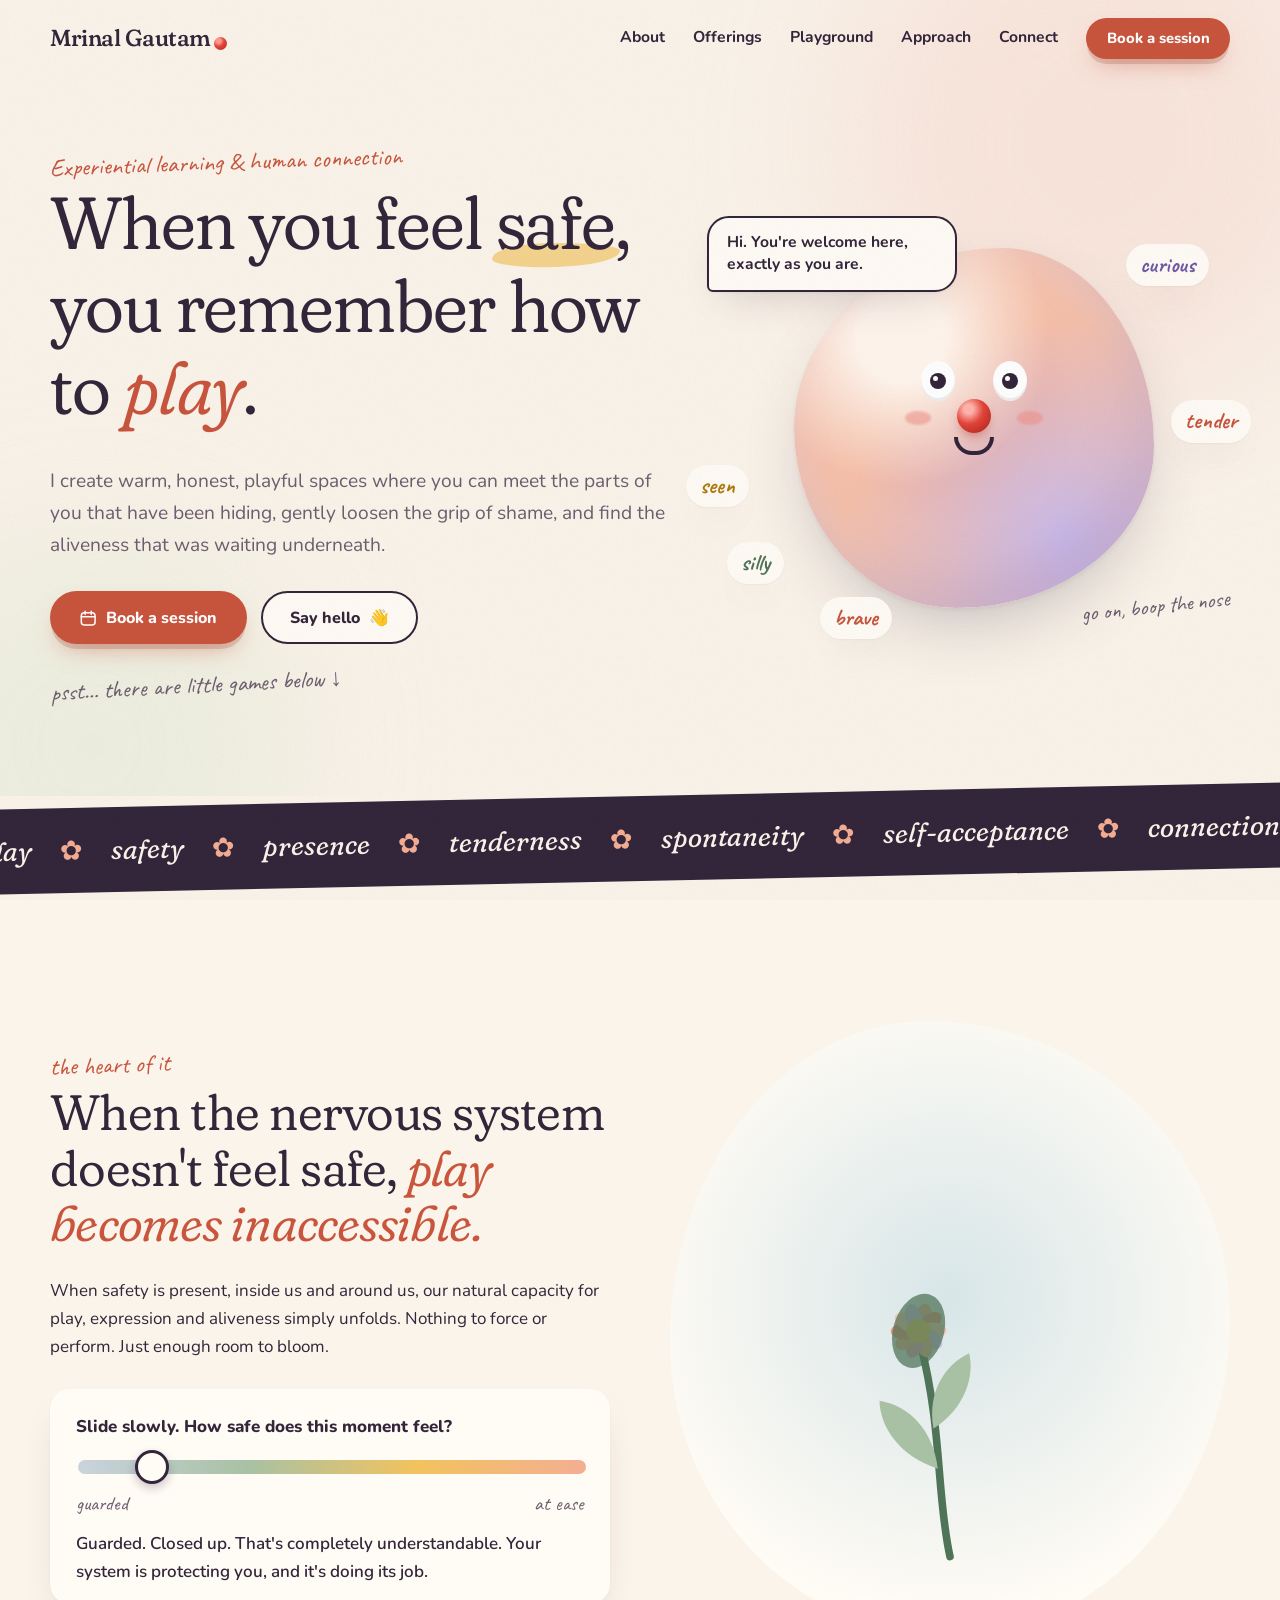
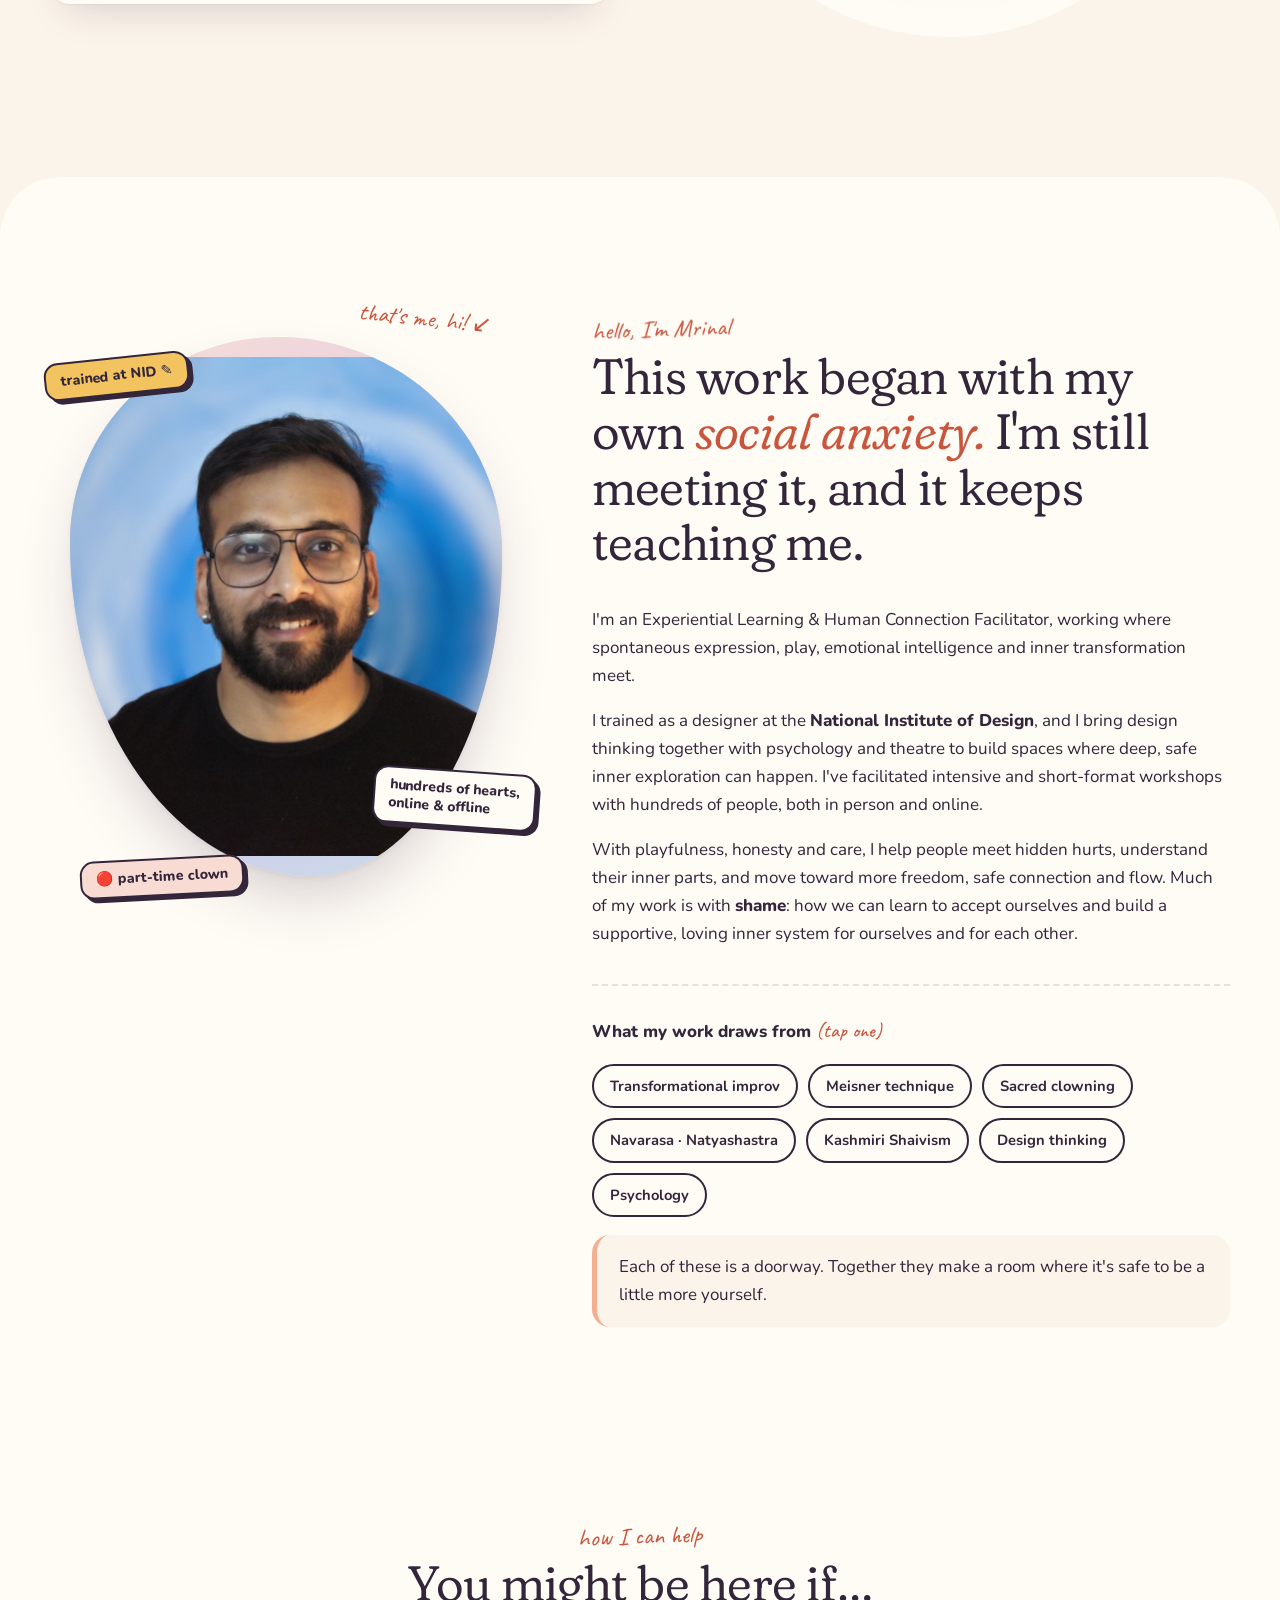
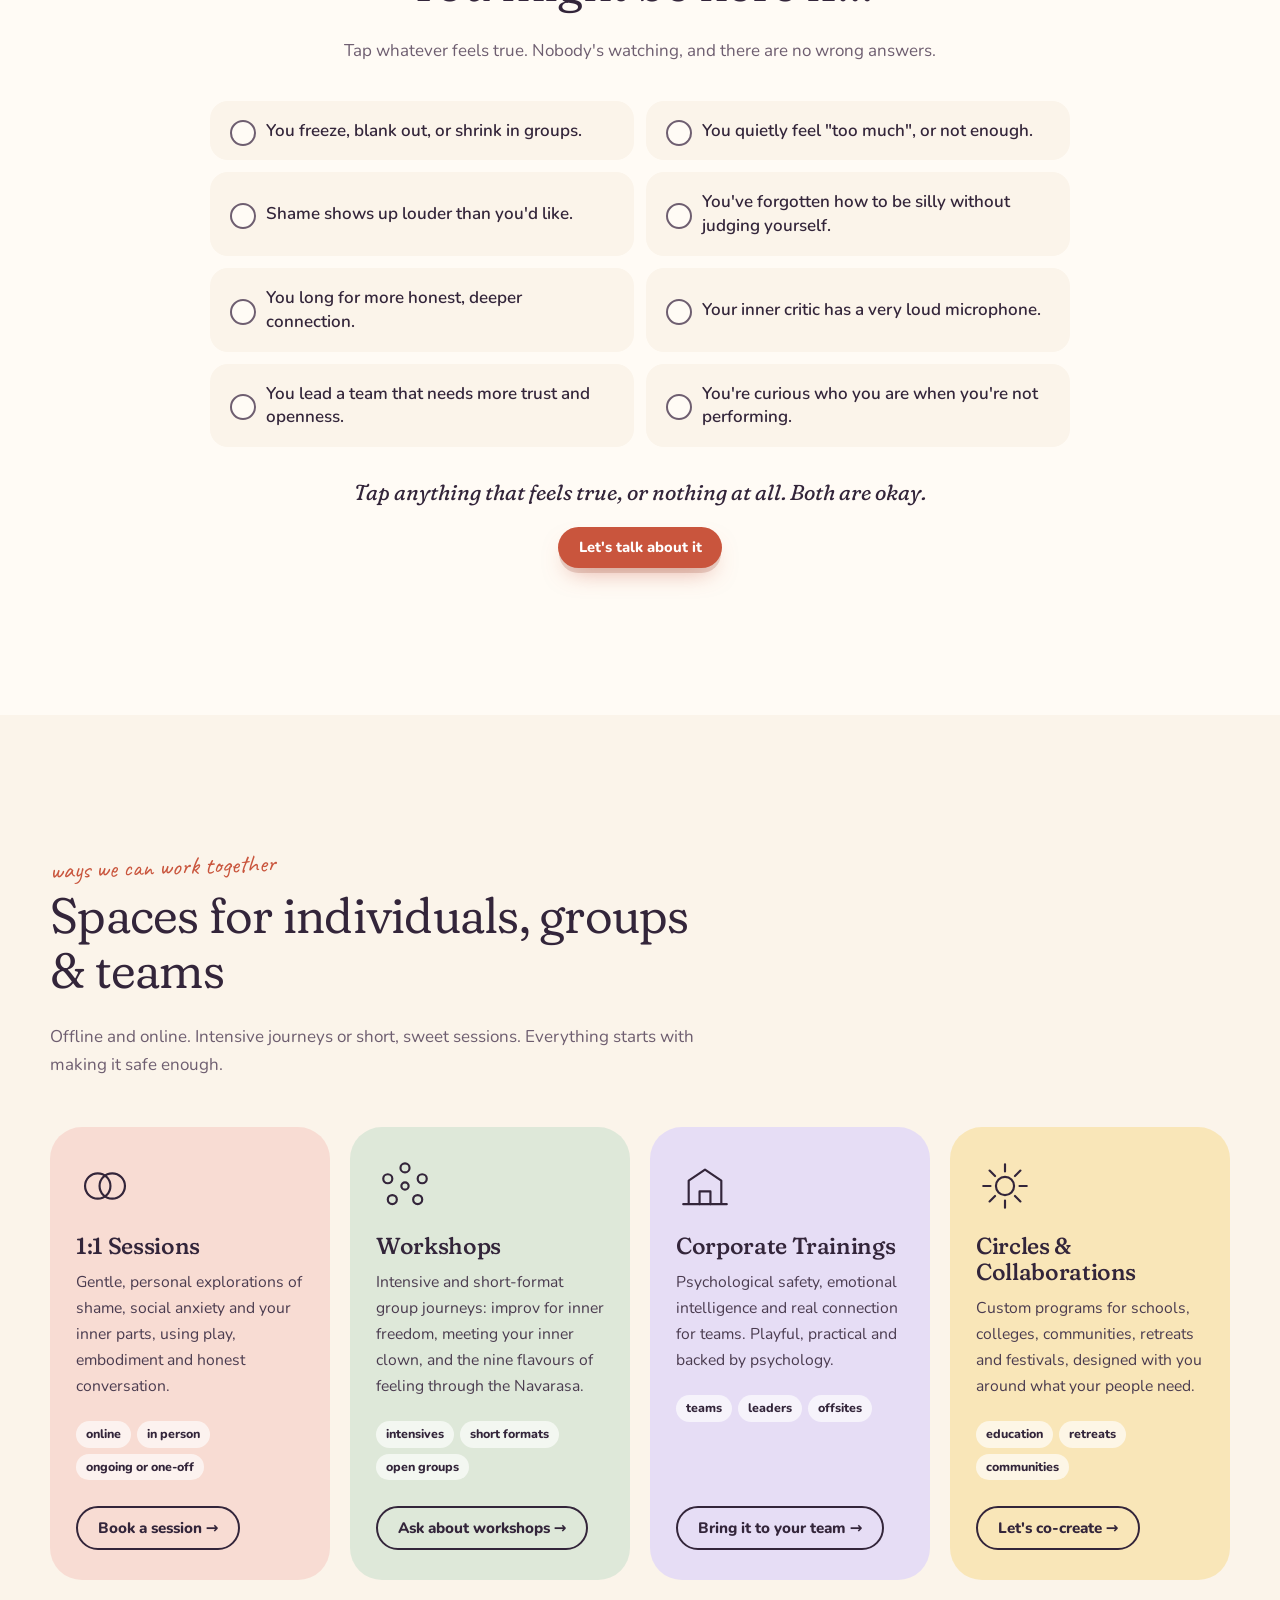
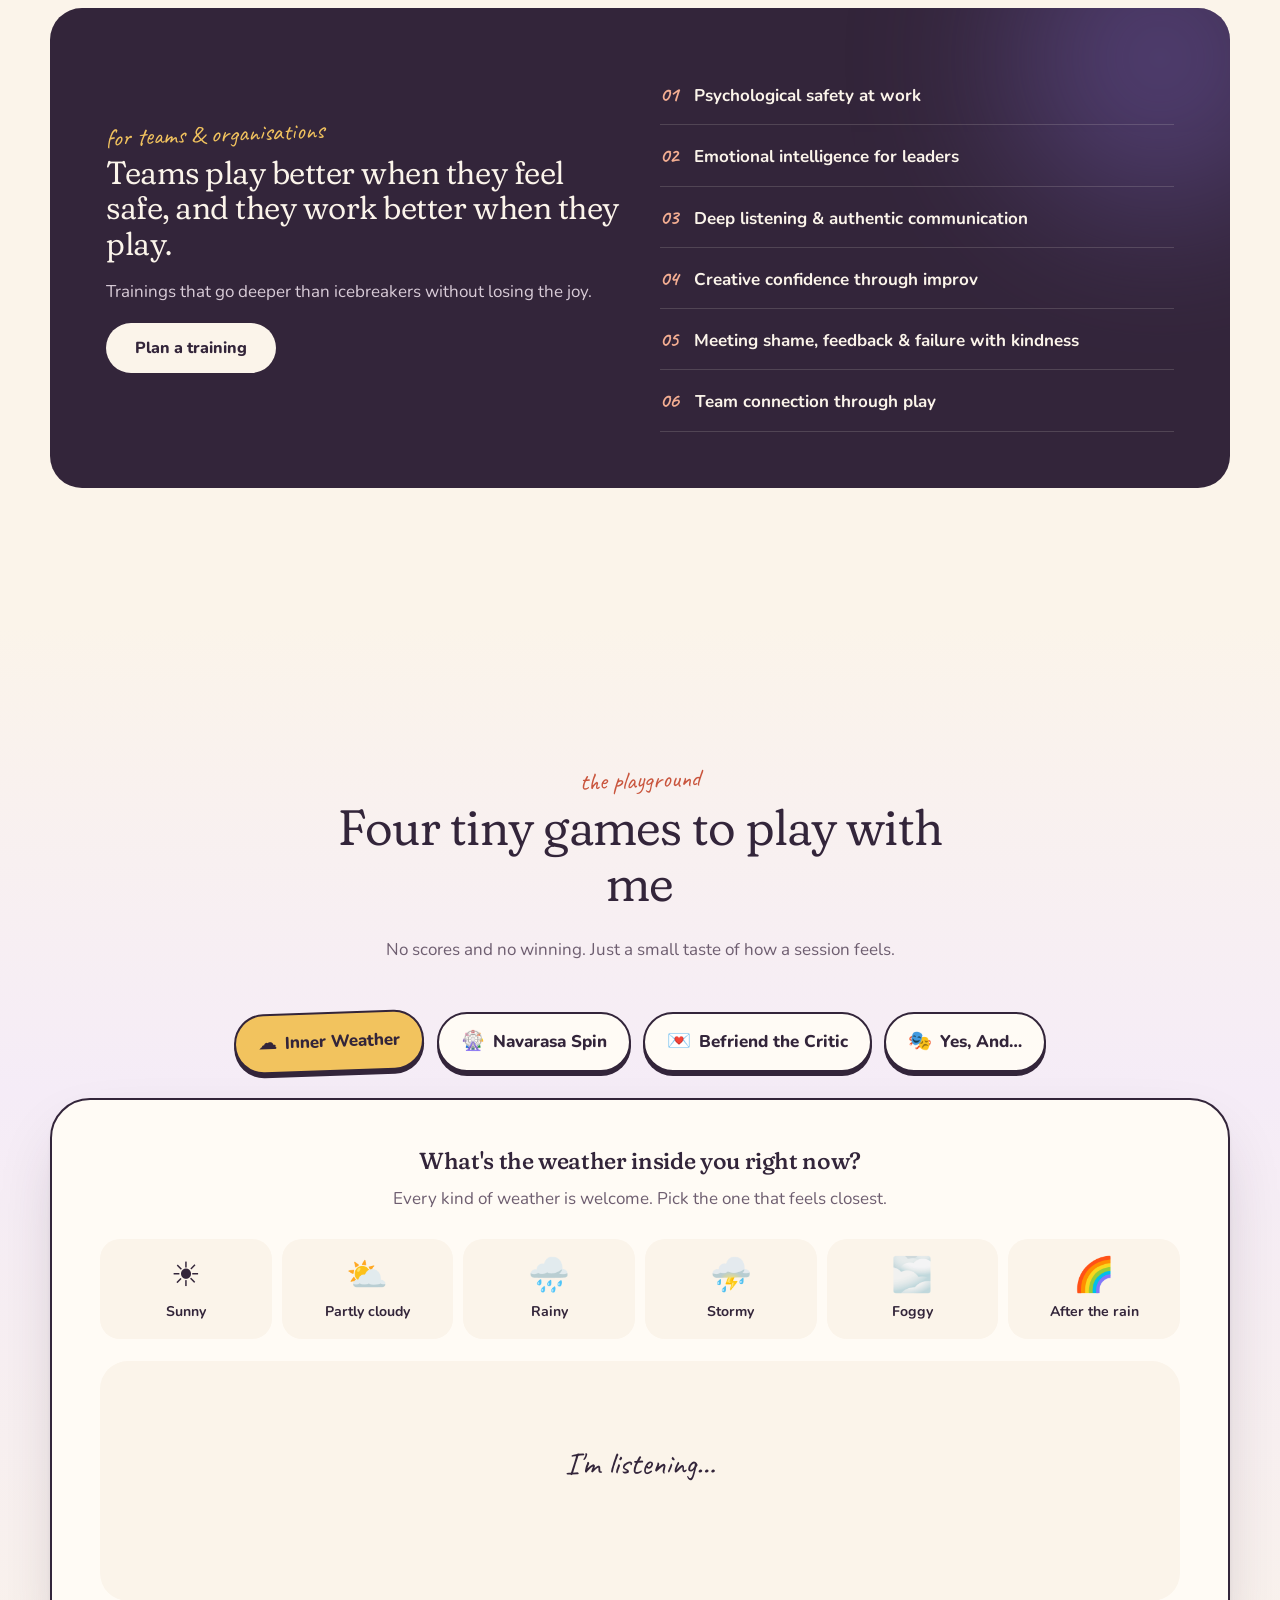
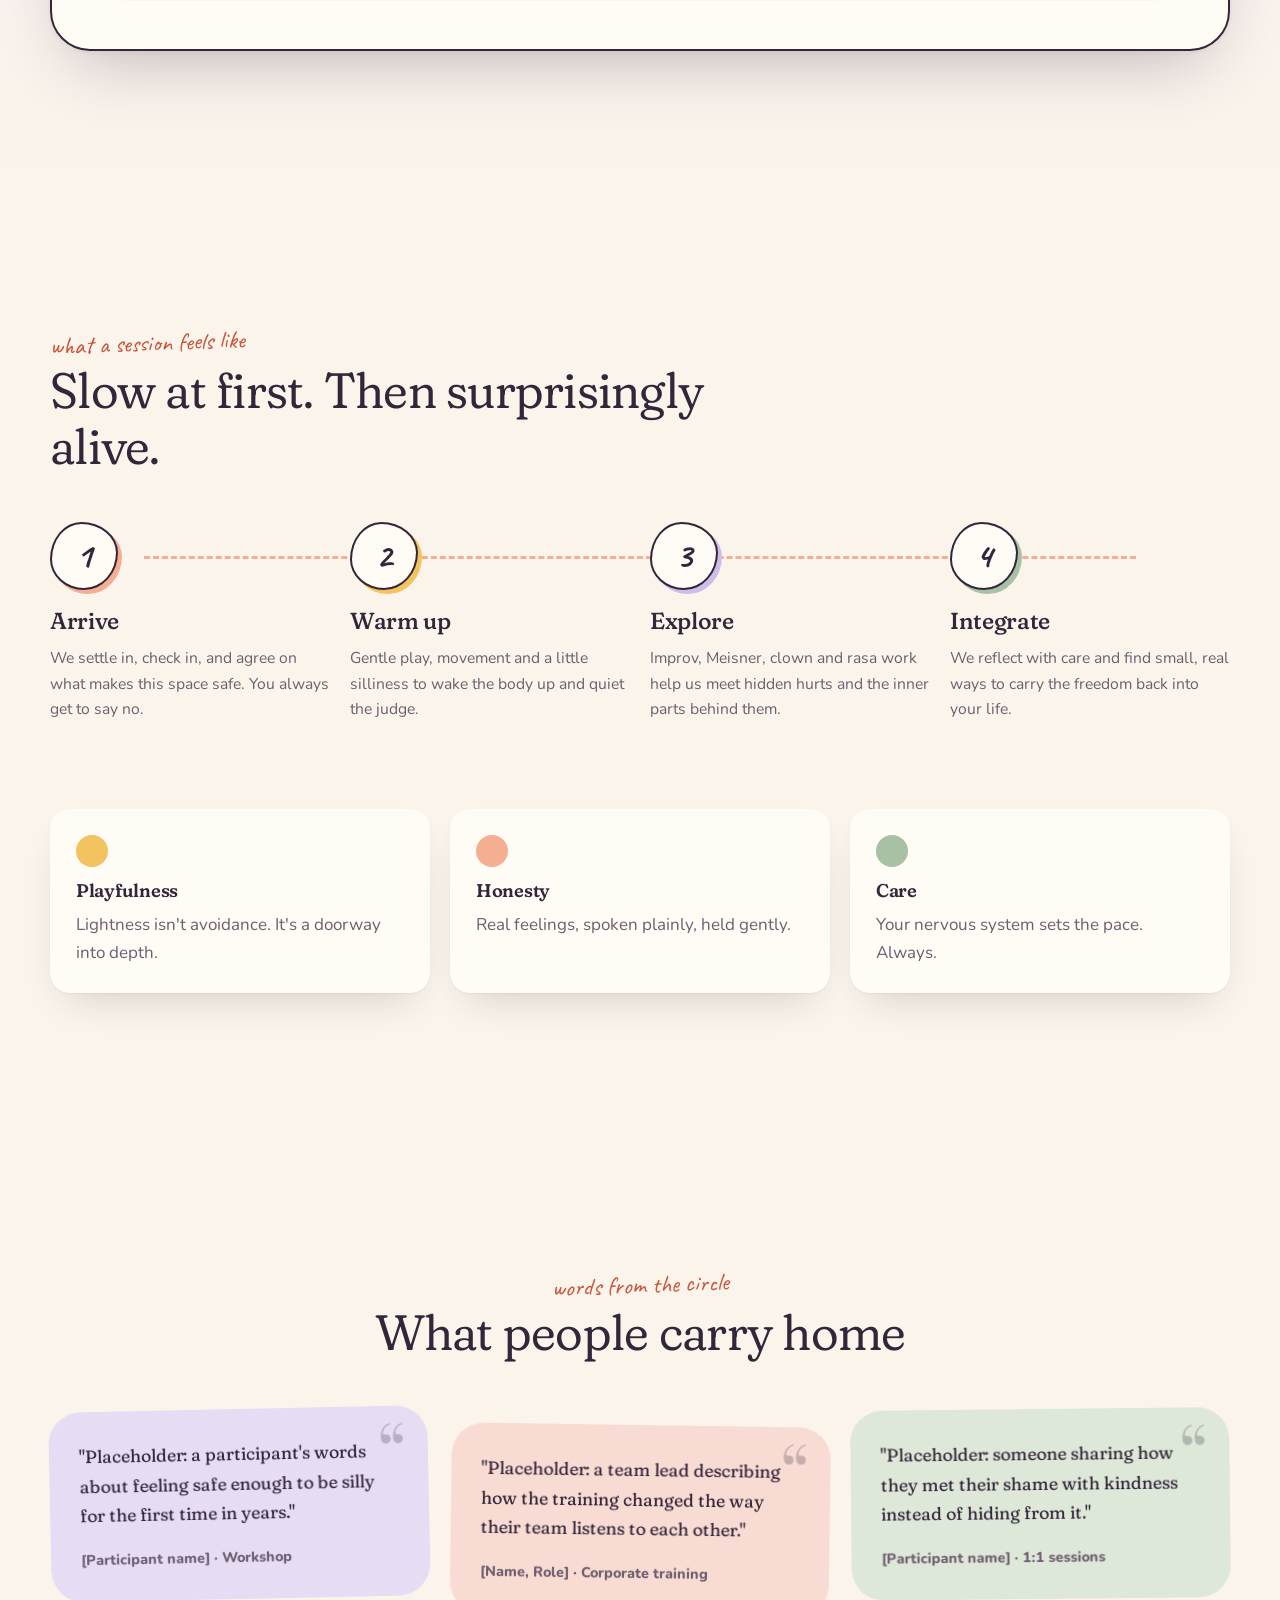
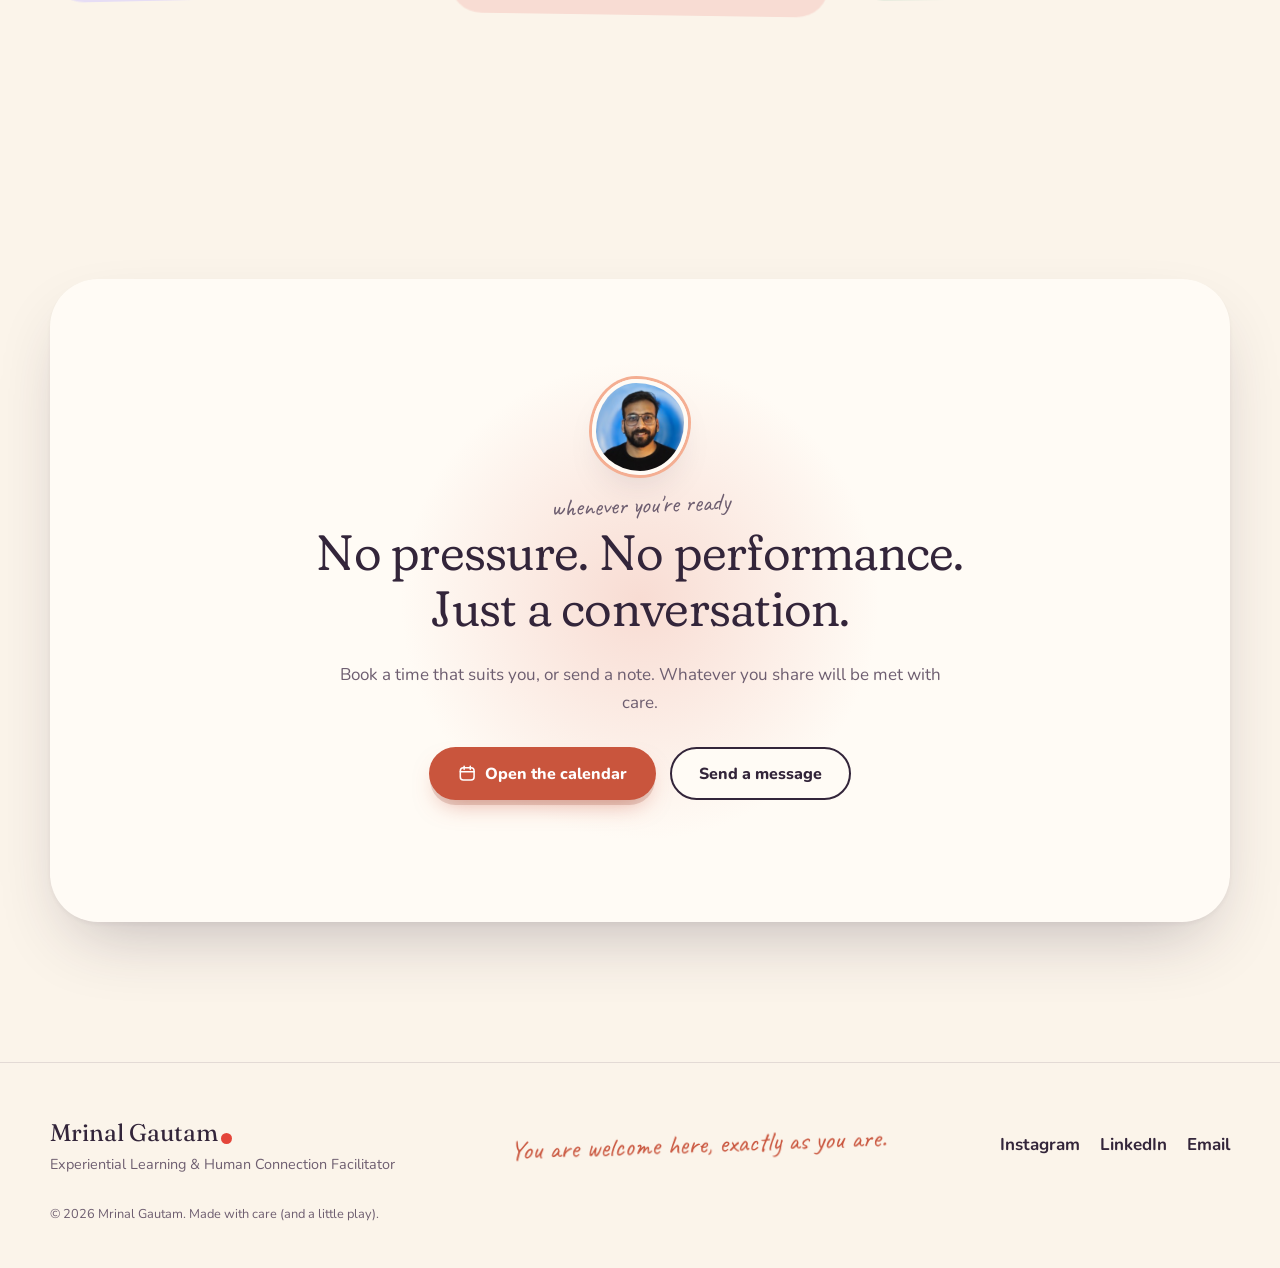
<file: editable-version/index.html>
<!doctype html>
<html lang="en">
<head>
  <meta charset="utf-8">
  <meta name="viewport" content="width=device-width, initial-scale=1">
  <title>Mrinal Gautam · Play, Safety & Human Connection</title>
  <meta name="description" content="Mrinal Gautam is an experiential learning and human connection facilitator. Workshops, 1:1 sessions and corporate trainings on play, emotional intelligence, shame and inner freedom.">
  <link rel="preconnect" href="https://fonts.googleapis.com">
  <link rel="preconnect" href="https://fonts.gstatic.com" crossorigin>
  <link href="https://fonts.googleapis.com/css2?family=Caveat:wght@500;700&family=Fraunces:ital,opsz,wght,SOFT,WONK@0,9..144,300..700,0..100,0..1;1,9..144,300..700,0..100,0..1&family=Nunito:wght@400;500;600;700;800&display=swap" rel="stylesheet">
  <link rel="stylesheet" href="styles.css">
</head>
<body>
  <div class="grain" aria-hidden="true"></div>

  <!-- ============ NAV ============ -->
  <header class="nav" id="nav">
    <div class="nav-inner">
      <div class="logo">
        <a href="#top" class="logo-name">Mrinal Gautam</a><button class="logo-nose" id="logoNose" aria-label="Boop the red clown nose"></button>
      </div>
      <nav class="nav-links" id="navLinks" aria-label="Main">
        <a href="#about">About</a>
        <a href="#offerings">Offerings</a>
        <a href="#play">Playground</a>
        <a href="#approach">Approach</a>
        <button class="link-btn" data-open="connect">Connect</button>
        <button class="btn btn-primary btn-sm" data-open="booking">Book a session</button>
      </nav>
      <button class="nav-toggle" id="navToggle" aria-label="Open menu" aria-expanded="false" aria-controls="navLinks">
        <span></span><span></span>
      </button>
    </div>
  </header>

  <main>
    <!-- ============ HERO ============ -->
    <section class="hero" id="top">
      <div class="wrap hero-grid">
        <div class="hero-copy">
          <p class="eyebrow">Experiential learning &amp; human connection</p>
          <h1>When you feel <span class="u-soft">safe</span>,<br>you remember how to <span class="play-word" aria-label="play"><span>p</span><span>l</span><span>a</span><span>y</span></span>.</h1>
          <p class="lead">I create warm, honest, playful spaces where you can meet the parts of you that have been hiding, gently loosen the grip of shame, and find the aliveness that was waiting underneath.</p>
          <div class="hero-ctas">
            <button class="btn btn-primary" data-open="booking">
              <svg viewBox="0 0 24 24" aria-hidden="true"><rect x="3" y="5" width="18" height="16" rx="4"/><path d="M8 3v4M16 3v4M3 10h18"/></svg>
              Book a session
            </button>
            <button class="btn btn-ghost" data-open="connect">Say hello <span class="wave" aria-hidden="true">👋</span></button>
          </div>
          <a href="#play" class="hand-note hero-note">psst… there are little games below ↓</a>
        </div>

        <div class="hero-art">
          <span class="float-word fw1">curious</span>
          <span class="float-word fw2">tender</span>
          <span class="float-word fw3">silly</span>
          <span class="float-word fw4">seen</span>
          <span class="float-word fw5">brave</span>
          <button class="buddy" id="buddy" aria-label="Say hi to the little buddy">
            <span class="buddy-body"></span>
            <span class="buddy-face">
              <span class="eye"><span class="pupil"></span></span>
              <span class="eye"><span class="pupil"></span></span>
              <span class="cheek cheek-l"></span><span class="cheek cheek-r"></span>
              <span class="buddy-nose"></span>
              <span class="mouth"></span>
            </span>
          </button>
          <div class="bubble" id="buddyBubble" role="status" aria-live="polite">Hi. You're welcome here, exactly as you are.</div>
          <p class="hand-note art-note">go on, boop the nose</p>
        </div>
      </div>
    </section>

    <!-- ============ MARQUEE ============ -->
    <div class="marquee" aria-hidden="true">
      <div class="marquee-track">
        <span>play</span><i>✿</i><span>safety</span><i>✿</i><span>presence</span><i>✿</i><span>tenderness</span><i>✿</i><span>spontaneity</span><i>✿</i><span>self-acceptance</span><i>✿</i><span>connection</span><i>✿</i><span>aliveness</span><i>✿</i>
        <span>play</span><i>✿</i><span>safety</span><i>✿</i><span>presence</span><i>✿</i><span>tenderness</span><i>✿</i><span>spontaneity</span><i>✿</i><span>self-acceptance</span><i>✿</i><span>connection</span><i>✿</i><span>aliveness</span><i>✿</i>
      </div>
    </div>

    <!-- ============ INSIGHT / BLOOM ============ -->
    <section class="insight section" id="insight">
      <div class="wrap insight-grid">
        <div class="insight-copy reveal">
          <p class="eyebrow">the heart of it</p>
          <h2>When the nervous system doesn't feel safe, <em>play becomes inaccessible.</em></h2>
          <p>When safety is present, inside us and around us, our natural capacity for play, expression and aliveness simply unfolds. Nothing to force or perform. Just enough room to bloom.</p>
          <div class="slider-box">
            <label for="safety" class="slider-label">Slide slowly. How safe does this moment feel?</label>
            <input type="range" id="safety" min="0" max="100" value="12">
            <div class="slider-ends"><span>guarded</span><span>at ease</span></div>
            <p class="slider-read" id="safetyRead" aria-live="polite"></p>
          </div>
        </div>
        <div class="bloom-stage reveal" id="bloomStage" aria-hidden="true">
          <svg viewBox="0 0 300 380" class="bloom">
            <g id="plant">
              <path d="M150 370 C 146 320, 158 270, 150 200" class="stem"/>
              <path d="M150 300 C 118 292, 102 270, 100 250 C 124 252, 144 270, 150 300 Z" class="leaf" id="leafL"/>
              <path d="M151 268 C 180 262, 196 240, 198 222 C 176 224, 156 240, 151 268 Z" class="leaf" id="leafR"/>
              <g id="head" transform="translate(150 190)">
                <g id="petals"></g>
                <circle r="16" class="bloom-center" id="bloomCenter"/>
                <ellipse rx="20" ry="30" class="bud" id="bud"/>
              </g>
            </g>
            <g id="sparks" class="sparks">
              <text x="60" y="90">✦</text><text x="232" y="70">ha!</text><text x="40" y="170">wheee</text><text x="238" y="160">✦</text><text x="120" y="40">✿</text>
            </g>
          </svg>
        </div>
      </div>
    </section>

    <!-- ============ ABOUT ============ -->
    <section class="about section" id="about">
      <div class="wrap about-grid">
        <div class="portrait reveal">
          <div class="portrait-frame">
            <img src="img/mrinal.jpg" alt="Mrinal Gautam, smiling warmly, in a black t-shirt and glasses" width="866" height="1000" loading="lazy">
          </div>
          <span class="portrait-wave hand">that's me, hi! ↙</span>
          <span class="sticker st1">trained at NID ✎</span>
          <span class="sticker st2">hundreds of hearts,<br>online &amp; offline</span>
          <span class="sticker st3">🔴 part-time clown</span>
        </div>
        <div class="about-copy reveal">
          <p class="eyebrow">hello, I'm Mrinal</p>
          <h2>This work began with my own <em>social anxiety.</em> I'm still meeting it, and it keeps teaching me.</h2>
          <p>I'm an Experiential Learning &amp; Human Connection Facilitator, working where spontaneous expression, play, emotional intelligence and inner transformation meet.</p>
          <p>I trained as a designer at the <strong>National Institute of Design</strong>, and I bring design thinking together with psychology and theatre to build spaces where deep, safe inner exploration can happen. I've facilitated intensive and short-format workshops with hundreds of people, both in person and online.</p>
          <p>With playfulness, honesty and care, I help people meet hidden hurts, understand their inner parts, and move toward more freedom, safe connection and flow. Much of my work is with <strong>shame</strong>: how we can learn to accept ourselves and build a supportive, loving inner system for ourselves and for each other.</p>

          <div class="roots">
            <p class="roots-title">What my work draws from <span class="hand">(tap one)</span></p>
            <div class="chips" id="rootChips" role="tablist" aria-label="Influences">
              <button class="chip" role="tab" data-root="improv">Transformational improv</button>
              <button class="chip" role="tab" data-root="meisner">Meisner technique</button>
              <button class="chip" role="tab" data-root="clown">Sacred clowning</button>
              <button class="chip" role="tab" data-root="navarasa">Navarasa · Natyashastra</button>
              <button class="chip" role="tab" data-root="shaivism">Kashmiri Shaivism</button>
              <button class="chip" role="tab" data-root="design">Design thinking</button>
              <button class="chip" role="tab" data-root="psych">Psychology</button>
            </div>
            <p class="root-desc" id="rootDesc" aria-live="polite">Each of these is a doorway. Together they make a room where it's safe to be a little more yourself.</p>
          </div>
        </div>
      </div>
    </section>

    <!-- ============ RESONANCE ============ -->
    <section class="resonance section">
      <div class="wrap narrow reveal">
        <p class="eyebrow center">how I can help</p>
        <h2 class="center">You might be here if…</h2>
        <p class="center muted">Tap whatever feels true. Nobody's watching, and there are no wrong answers.</p>
        <div class="resonance-list" id="resonance">
          <button class="res-item" aria-pressed="false">You freeze, blank out, or shrink in groups.</button>
          <button class="res-item" aria-pressed="false">You quietly feel "too much", or not enough.</button>
          <button class="res-item" aria-pressed="false">Shame shows up louder than you'd like.</button>
          <button class="res-item" aria-pressed="false">You've forgotten how to be silly without judging yourself.</button>
          <button class="res-item" aria-pressed="false">You long for more honest, deeper connection.</button>
          <button class="res-item" aria-pressed="false">Your inner critic has a very loud microphone.</button>
          <button class="res-item" aria-pressed="false">You lead a team that needs more trust and openness.</button>
          <button class="res-item" aria-pressed="false">You're curious who you are when you're not performing.</button>
        </div>
        <div class="res-response" id="resResponse" aria-live="polite">
          <p id="resText">…</p>
          <button class="btn btn-primary btn-sm" data-open="connect" id="resCta" hidden>Let's talk about it</button>
        </div>
      </div>
    </section>

    <!-- ============ OFFERINGS ============ -->
    <section class="offerings section" id="offerings">
      <div class="wrap">
        <div class="section-head reveal">
          <p class="eyebrow">ways we can work together</p>
          <h2>Spaces for individuals, groups &amp; teams</h2>
          <p class="muted">Offline and online. Intensive journeys or short, sweet sessions. Everything starts with making it safe enough.</p>
        </div>

        <div class="cards">
          <article class="card card-peach reveal">
            <svg class="card-ico" viewBox="0 0 64 64" aria-hidden="true"><circle cx="24" cy="32" r="14"/><circle cx="40" cy="32" r="14"/></svg>
            <h3>1:1 Sessions</h3>
            <p>Gentle, personal explorations of shame, social anxiety and your inner parts, using play, embodiment and honest conversation.</p>
            <ul class="tags"><li>online</li><li>in person</li><li>ongoing or one-off</li></ul>
            <button class="btn btn-card" data-open="booking">Book a session →</button>
          </article>

          <article class="card card-sage reveal">
            <svg class="card-ico" viewBox="0 0 64 64" aria-hidden="true"><circle cx="32" cy="12" r="5"/><circle cx="51" cy="24" r="5"/><circle cx="46" cy="47" r="5"/><circle cx="18" cy="47" r="5"/><circle cx="13" cy="24" r="5"/><circle cx="32" cy="32" r="4"/></svg>
            <h3>Workshops</h3>
            <p>Intensive and short-format group journeys: improv for inner freedom, meeting your inner clown, and the nine flavours of feeling through the Navarasa.</p>
            <ul class="tags"><li>intensives</li><li>short formats</li><li>open groups</li></ul>
            <button class="btn btn-card" data-open="connect" data-interest="Workshop">Ask about workshops →</button>
          </article>

          <article class="card card-lav reveal">
            <svg class="card-ico" viewBox="0 0 64 64" aria-hidden="true"><path d="M8 52h48M14 52V26l18-12 18 12v26"/><path d="M26 52V38h12v14"/></svg>
            <h3>Corporate Trainings</h3>
            <p>Psychological safety, emotional intelligence and real connection for teams. Playful, practical and backed by psychology.</p>
            <ul class="tags"><li>teams</li><li>leaders</li><li>offsites</li></ul>
            <button class="btn btn-card" data-open="connect" data-interest="Corporate training">Bring it to your team →</button>
          </article>

          <article class="card card-sun reveal">
            <svg class="card-ico" viewBox="0 0 64 64" aria-hidden="true"><circle cx="32" cy="32" r="10"/><path d="M32 8v8M32 48v8M8 32h8M48 32h8M15 15l6 6M43 43l6 6M15 49l6-6M43 21l6-6"/></svg>
            <h3>Circles &amp; Collaborations</h3>
            <p>Custom programs for schools, colleges, communities, retreats and festivals, designed with you around what your people need.</p>
            <ul class="tags"><li>education</li><li>retreats</li><li>communities</li></ul>
            <button class="btn btn-card" data-open="connect" data-interest="Collaboration">Let's co-create →</button>
          </article>
        </div>

        <div class="corp-band reveal">
          <div class="corp-copy">
            <p class="eyebrow light">for teams &amp; organisations</p>
            <h3>Teams play better when they feel safe, and they work better when they play.</h3>
            <p>Trainings that go deeper than icebreakers without losing the joy.</p>
            <button class="btn btn-light" data-open="connect" data-interest="Corporate training">Plan a training</button>
          </div>
          <ul class="corp-list">
            <li><span>01</span> Psychological safety at work</li>
            <li><span>02</span> Emotional intelligence for leaders</li>
            <li><span>03</span> Deep listening &amp; authentic communication</li>
            <li><span>04</span> Creative confidence through improv</li>
            <li><span>05</span> Meeting shame, feedback &amp; failure with kindness</li>
            <li><span>06</span> Team connection through play</li>
          </ul>
        </div>
      </div>
    </section>

    <!-- ============ PLAYGROUND ============ -->
    <section class="playground section" id="play">
      <div class="wrap">
        <div class="section-head center reveal">
          <p class="eyebrow">the playground</p>
          <h2>Four tiny games to play with me</h2>
          <p class="muted">No scores and no winning. Just a small taste of how a session feels.</p>
        </div>

        <div class="game-tabs reveal" role="tablist" aria-label="Games">
          <button class="game-tab is-active" role="tab" aria-selected="true" aria-controls="g-weather" id="t-weather"><span>☁️</span> Inner Weather</button>
          <button class="game-tab" role="tab" aria-selected="false" aria-controls="g-rasa" id="t-rasa" tabindex="-1"><span>🎡</span> Navarasa Spin</button>
          <button class="game-tab" role="tab" aria-selected="false" aria-controls="g-critic" id="t-critic" tabindex="-1"><span>💌</span> Befriend the Critic</button>
          <button class="game-tab" role="tab" aria-selected="false" aria-controls="g-yesand" id="t-yesand" tabindex="-1"><span>🎭</span> Yes, And…</button>
        </div>

        <div class="game-board reveal">
          <!-- Game 1: Inner Weather -->
          <div class="game is-active" id="g-weather" role="tabpanel" aria-labelledby="t-weather">
            <div class="game-intro">
              <h3>What's the weather inside you right now?</h3>
              <p>Every kind of weather is welcome. Pick the one that feels closest.</p>
            </div>
            <div class="weather-row" id="weatherRow">
              <button class="weather" data-w="sunny"><span>☀️</span>Sunny</button>
              <button class="weather" data-w="cloudy"><span>⛅</span>Partly cloudy</button>
              <button class="weather" data-w="rain"><span>🌧️</span>Rainy</button>
              <button class="weather" data-w="storm"><span>⛈️</span>Stormy</button>
              <button class="weather" data-w="fog"><span>🌫️</span>Foggy</button>
              <button class="weather" data-w="rainbow"><span>🌈</span>After the rain</button>
            </div>
            <div class="weather-sky" id="weatherSky" data-w="none">
              <div class="sky-fx" id="skyFx"></div>
              <div class="weather-msg" id="weatherMsg" aria-live="polite">
                <p class="hand big">I'm listening…</p>
              </div>
            </div>
          </div>

          <!-- Game 2: Navarasa Spin -->
          <div class="game" id="g-rasa" role="tabpanel" aria-labelledby="t-rasa" hidden>
            <div class="rasa-grid">
              <div class="wheel-wrap">
                <div class="wheel-pointer" aria-hidden="true"></div>
                <div class="wheel" id="wheel"></div>
                <button class="wheel-hub" id="spinBtn">SPIN</button>
              </div>
              <div class="rasa-card" id="rasaCard" aria-live="polite">
                <p class="eyebrow">nine flavours of feeling</p>
                <h3>Spin the Navarasa wheel</h3>
                <p>The Natyashastra names nine <em>rasas</em>, the essential flavours of human emotion. Spin, and I'll give you a tiny improv challenge. (Yes, out loud. Nobody's listening. Probably.)</p>
              </div>
            </div>
          </div>

          <!-- Game 3: Befriend the Critic -->
          <div class="game" id="g-critic" role="tabpanel" aria-labelledby="t-critic" hidden>
            <div class="game-intro">
              <h3>Your inner critic is a part of you trying to keep you safe.</h3>
              <p>Tap a card to hear what a kinder inner voice might say instead.</p>
            </div>
            <div class="critic-cards" id="criticCards"></div>
            <form class="critic-form" id="criticForm">
              <label for="criticInput" class="hand">What does your inner critic like to say?</label>
              <div class="critic-input-row">
                <input id="criticInput" type="text" maxlength="90" placeholder="e.g. Everyone will see I don't belong" autocomplete="off">
                <button class="btn btn-primary btn-sm" type="submit">Soften it</button>
              </div>
              <p class="tiny muted">Stays on this page only. Nothing is sent or saved.</p>
            </form>
          </div>

          <!-- Game 4: Yes, And -->
          <div class="game" id="g-yesand" role="tabpanel" aria-labelledby="t-yesand" hidden>
            <div class="game-intro">
              <h3>Let's make up a story together</h3>
              <p>The first rule of improv: accept what's offered, then add to it. You write a line, I'll say "Yes, and…"</p>
            </div>
            <div class="story" id="story" aria-live="polite"></div>
            <form class="story-form" id="storyForm">
              <input id="storyInput" type="text" maxlength="140" placeholder="Add the next line of the story…" autocomplete="off" aria-label="Your line">
              <button class="btn btn-primary btn-sm" type="submit">Add</button>
              <button class="btn btn-ghost btn-sm" type="button" id="stuckBtn">I'm stuck</button>
            </form>
            <button class="link-btn restart" id="newStory">↻ start a new story</button>
          </div>
        </div>
      </div>
    </section>

    <!-- ============ APPROACH ============ -->
    <section class="approach section" id="approach">
      <div class="wrap">
        <div class="section-head reveal">
          <p class="eyebrow">what a session feels like</p>
          <h2>Slow at first. Then surprisingly alive.</h2>
        </div>
        <ol class="steps">
          <li class="step reveal">
            <span class="step-num">1</span>
            <h3>Arrive</h3>
            <p>We settle in, check in, and agree on what makes this space safe. You always get to say no.</p>
          </li>
          <li class="step reveal">
            <span class="step-num">2</span>
            <h3>Warm up</h3>
            <p>Gentle play, movement and a little silliness to wake the body up and quiet the judge.</p>
          </li>
          <li class="step reveal">
            <span class="step-num">3</span>
            <h3>Explore</h3>
            <p>Improv, Meisner, clown and rasa work help us meet hidden hurts and the inner parts behind them.</p>
          </li>
          <li class="step reveal">
            <span class="step-num">4</span>
            <h3>Integrate</h3>
            <p>We reflect with care and find small, real ways to carry the freedom back into your life.</p>
          </li>
        </ol>

        <div class="pillars reveal">
          <div class="pillar"><span class="pillar-dot" style="--c: var(--sun)"></span><h4>Playfulness</h4><p>Lightness isn't avoidance. It's a doorway into depth.</p></div>
          <div class="pillar"><span class="pillar-dot" style="--c: var(--peach)"></span><h4>Honesty</h4><p>Real feelings, spoken plainly, held gently.</p></div>
          <div class="pillar"><span class="pillar-dot" style="--c: var(--sage)"></span><h4>Care</h4><p>Your nervous system sets the pace. Always.</p></div>
        </div>
      </div>
    </section>

    <!-- ============ WORDS (placeholder testimonials) ============ -->
    <!-- TODO: Replace with real participant testimonials (with their permission). -->
    <section class="words section">
      <div class="wrap">
        <div class="section-head center reveal">
          <p class="eyebrow">words from the circle</p>
          <h2>What people carry home</h2>
        </div>
        <div class="quotes reveal" id="quotes">
          <figure class="quote q1">
            <blockquote>"Placeholder: a participant's words about feeling safe enough to be silly for the first time in years."</blockquote>
            <figcaption>[Participant name] · Workshop</figcaption>
          </figure>
          <figure class="quote q2">
            <blockquote>"Placeholder: a team lead describing how the training changed the way their team listens to each other."</blockquote>
            <figcaption>[Name, Role] · Corporate training</figcaption>
          </figure>
          <figure class="quote q3">
            <blockquote>"Placeholder: someone sharing how they met their shame with kindness instead of hiding from it."</blockquote>
            <figcaption>[Participant name] · 1:1 sessions</figcaption>
          </figure>
        </div>
      </div>
    </section>

    <!-- ============ FINAL CTA ============ -->
    <section class="final section" id="connect">
      <div class="wrap">
        <div class="final-card reveal">
          <div class="final-blob" aria-hidden="true"></div>
          <img class="final-avatar" src="img/mrinal-sm.jpg" alt="Mrinal Gautam" width="96" height="96">
          <p class="eyebrow">whenever you're ready</p>
          <h2>No pressure. No performance.<br>Just a conversation.</h2>
          <p>Book a time that suits you, or send a note. Whatever you share will be met with care.</p>
          <div class="hero-ctas center">
            <button class="btn btn-primary" data-open="booking">
              <svg viewBox="0 0 24 24" aria-hidden="true"><rect x="3" y="5" width="18" height="16" rx="4"/><path d="M8 3v4M16 3v4M3 10h18"/></svg>
              Open the calendar
            </button>
            <button class="btn btn-ghost" data-open="connect">Send a message</button>
          </div>
        </div>
      </div>
    </section>
  </main>

  <footer class="footer">
    <div class="wrap footer-grid">
      <div>
        <p class="footer-name">Mrinal Gautam<span class="dot"></span></p>
        <p class="muted">Experiential Learning &amp; Human Connection Facilitator</p>
      </div>
      <p class="footer-love hand">You are welcome here, exactly as you are.</p>
      <div class="footer-links">
        <a href="#" aria-label="Instagram (add link)">Instagram</a>
        <a href="#" aria-label="LinkedIn (add link)">LinkedIn</a>
        <a href="mailto:hello@example.com">Email</a>
      </div>
    </div>
    <p class="wrap tiny muted footer-small">© <span id="year"></span> Mrinal Gautam. Made with care (and a little play).</p>
  </footer>

  <!-- ============ CONNECT MODAL ============ -->
  <dialog class="modal" id="connectModal" aria-labelledby="connectTitle">
    <button class="modal-close" data-close aria-label="Close">×</button>
    <div class="modal-body" id="connectBody">
      <div class="modal-hello">
        <img src="img/mrinal-sm.jpg" alt="" width="56" height="56">
        <p class="eyebrow">let's connect</p>
      </div>
      <h2 id="connectTitle">Hi there. What's on your heart?</h2>
      <p class="muted">Share as much or as little as you like. Mrinal reads every message personally.</p>
      <form id="connectForm" novalidate>
        <div class="field-row">
          <label class="field">
            <span>Your name</span>
            <input name="name" type="text" required autocomplete="name" placeholder="What should I call you?">
          </label>
          <label class="field">
            <span>Email</span>
            <input name="email" type="email" required autocomplete="email" placeholder="you@example.com">
          </label>
        </div>

        <fieldset class="field">
          <legend>I'm reaching out about</legend>
          <div class="pill-choices" id="interestChoices">
            <label><input type="radio" name="interest" value="1:1 session" checked><span>1:1 session</span></label>
            <label><input type="radio" name="interest" value="Workshop"><span>Workshop</span></label>
            <label><input type="radio" name="interest" value="Corporate training"><span>Corporate training</span></label>
            <label><input type="radio" name="interest" value="Collaboration"><span>Collaboration</span></label>
            <label><input type="radio" name="interest" value="Just saying hi"><span>Just saying hi</span></label>
          </div>
        </fieldset>

        <fieldset class="field">
          <legend>How are you arriving today? <span class="muted">(optional)</span></legend>
          <div class="mood-choices">
            <label><input type="radio" name="mood" value="heavy"><span title="heavy">🌧️</span></label>
            <label><input type="radio" name="mood" value="unsure"><span title="unsure">🌫️</span></label>
            <label><input type="radio" name="mood" value="okay"><span title="okay">⛅</span></label>
            <label><input type="radio" name="mood" value="hopeful"><span title="hopeful">🌱</span></label>
            <label><input type="radio" name="mood" value="bright"><span title="bright">☀️</span></label>
          </div>
        </fieldset>

        <label class="field">
          <span>Your message</span>
          <textarea name="message" rows="4" required placeholder="What's bringing you here?"></textarea>
        </label>
        <p class="form-error" id="connectError" role="alert"></p>
        <button class="btn btn-primary btn-block" type="submit">Send with care ♡</button>
      </form>
    </div>
    <div class="modal-body success" id="connectSuccess" hidden>
      <div class="success-blob" aria-hidden="true">♡</div>
      <h2>Your message landed safely.</h2>
      <p id="connectThanks">Thank you for reaching out. That takes courage. Mrinal will write back soon.</p>
      <button class="btn btn-ghost" data-close>Back to the site</button>
    </div>
  </dialog>

  <!-- ============ BOOKING MODAL ============ -->
  <dialog class="modal modal-wide" id="bookingModal" aria-labelledby="bookingTitle">
    <button class="modal-close" data-close aria-label="Close">×</button>
    <div class="modal-body">
      <p class="eyebrow">book a time</p>
      <h2 id="bookingTitle">Let's find a moment that feels right</h2>
      <ol class="book-steps" aria-hidden="true">
        <li class="is-on">Session</li><li>Date &amp; time</li><li>Your details</li>
      </ol>

      <!-- Step 1 -->
      <div class="book-step" data-step="1">
        <div class="session-types" id="sessionTypes">
          <label class="stype"><input type="radio" name="stype" value="Intro call" data-mins="20" checked>
            <span><strong>Intro call</strong><em>20 min · online</em><small>Say hi, ask anything, and see if it feels right.</small></span></label>
          <label class="stype"><input type="radio" name="stype" value="1:1 session" data-mins="60">
            <span><strong>1:1 session</strong><em>60 min · online / in person</em><small>A personal, playful exploration.</small></span></label>
          <label class="stype"><input type="radio" name="stype" value="Workshop / corporate consult" data-mins="30">
            <span><strong>Workshop or corporate consult</strong><em>30 min · online</em><small>Plan a workshop or training for your group.</small></span></label>
        </div>
        <div class="book-nav"><span></span><button class="btn btn-primary" data-next>Choose a time →</button></div>
      </div>

      <!-- Step 2 -->
      <div class="book-step" data-step="2" hidden>
        <div class="cal-layout">
          <div class="cal">
            <div class="cal-head">
              <button class="cal-arrow" id="calPrev" aria-label="Previous month">‹</button>
              <p id="calMonth"></p>
              <button class="cal-arrow" id="calNext" aria-label="Next month">›</button>
            </div>
            <div class="cal-dow"><span>Mo</span><span>Tu</span><span>We</span><span>Th</span><span>Fr</span><span>Sa</span><span>Su</span></div>
            <div class="cal-grid" id="calGrid"></div>
          </div>
          <div class="slots">
            <p class="slots-title" id="slotsTitle">Pick a date to see open times</p>
            <div class="slot-list" id="slotList"></div>
            <p class="tiny muted">Times shown in IST (India Standard Time).</p>
          </div>
        </div>
        <div class="book-nav"><button class="btn btn-ghost" data-back>← Back</button><button class="btn btn-primary" data-next id="toDetails" disabled>Continue →</button></div>
      </div>

      <!-- Step 3 -->
      <div class="book-step" data-step="3" hidden>
        <div class="book-summary" id="bookSummary"></div>
        <form id="bookForm" novalidate>
          <div class="field-row">
            <label class="field"><span>Your name</span><input name="name" required autocomplete="name"></label>
            <label class="field"><span>Email</span><input name="email" type="email" required autocomplete="email"></label>
          </div>
          <label class="field"><span>Anything you'd like Mrinal to know? <span class="muted">(optional)</span></span>
            <textarea name="note" rows="3" placeholder="No need to explain everything. Just a little context helps."></textarea></label>
          <p class="form-error" id="bookError" role="alert"></p>
          <div class="book-nav"><button class="btn btn-ghost" type="button" data-back>← Back</button><button class="btn btn-primary" type="submit">Confirm booking</button></div>
        </form>
      </div>

      <!-- Done -->
      <div class="book-step success" data-step="4" hidden>
        <div class="success-blob" aria-hidden="true">✿</div>
        <h2>You're booked in.</h2>
        <p id="bookDone"></p>
        <div class="hero-ctas center">
          <a class="btn btn-primary" id="gcalLink" target="_blank" rel="noopener">Add to Google Calendar</a>
          <button class="btn btn-ghost" data-close>Done</button>
        </div>
      </div>

      <!-- External scheduler embed (used when CONFIG.bookingUrl is set) -->
      <div class="book-embed" id="bookEmbed" hidden></div>
    </div>
  </dialog>

  <div class="toast" id="toast" role="status" aria-live="polite"></div>

  <script src="script.js"></script>
</body>
</html>
</file>
<file: editable-version/styles.css>
/* =========================================================
   Mrinal Gautam: soft, warm, safe, playful
   ========================================================= */

:root {
  --cream: #FBF4EA;
  --paper: #FFFBF5;
  --ink: #33253A;
  --ink-soft: #6E5E70;
  --line: rgba(51, 37, 58, .12);

  --peach: #F4AE92;
  --terra: #C9553D;
  --terra-hover: #B3462F;
  --blush: #F8DCD3;
  --sage: #A8C1A4;
  --sage-deep: #4F7457;
  --lav: #CDBDEB;
  --lav-deep: #6F58A8;
  --sun: #F2C35E;
  --sky: #BFD9E6;
  --nose: #E4453A;

  --serif: "Fraunces", Georgia, serif;
  --sans: "Nunito", system-ui, -apple-system, sans-serif;
  --hand: "Caveat", "Comic Sans MS", cursive;

  --r-lg: 32px;
  --r-md: 20px;
  --shadow: 0 1px 2px rgba(51, 37, 58, .05), 0 18px 40px -18px rgba(51, 37, 58, .22);
  --shadow-lg: 0 2px 4px rgba(51, 37, 58, .05), 0 30px 70px -24px rgba(51, 37, 58, .3);
  --ease: cubic-bezier(.34, 1.56, .64, 1); /* soft overshoot */
}

* { box-sizing: border-box; }
html { scroll-behavior: smooth; scroll-padding-top: 90px; }
body {
  margin: 0;
  background: var(--cream);
  color: var(--ink);
  font-family: var(--sans);
  font-size: 17px;
  line-height: 1.65;
  -webkit-font-smoothing: antialiased;
  overflow-x: hidden;
}
img, svg { display: block; max-width: 100%; }
button { font: inherit; color: inherit; cursor: pointer; }
a { color: inherit; }
::selection { background: var(--peach); color: var(--ink); }
:focus-visible { outline: 3px solid var(--lav-deep); outline-offset: 3px; border-radius: 12px; }

.grain {
  position: fixed; inset: 0; pointer-events: none; z-index: 100; opacity: .28; mix-blend-mode: multiply;
  background-image: url("data:image/svg+xml,%3Csvg xmlns='http://www.w3.org/2000/svg' width='160' height='160'%3E%3Cfilter id='n'%3E%3CfeTurbulence type='fractalNoise' baseFrequency='.9' numOctaves='2' stitchTiles='stitch'/%3E%3CfeColorMatrix values='0 0 0 0 .2 0 0 0 0 .15 0 0 0 0 .2 0 0 0 .18 0'/%3E%3C/filter%3E%3Crect width='100%25' height='100%25' filter='url(%23n)'/%3E%3C/svg%3E");
}

/* ---------- type ---------- */
h1, h2, h3, h4 {
  font-family: var(--serif);
  font-variation-settings: "SOFT" 100, "WONK" 0;
  font-weight: 400;
  line-height: 1.12;
  letter-spacing: -.015em;
  margin: 0 0 .5em;
}
h1 { font-size: clamp(2.6rem, 6vw, 4.6rem); font-weight: 350; }
h2 { font-size: clamp(2rem, 4.2vw, 3.1rem); font-weight: 350; }
h3 { font-size: 1.45rem; font-weight: 500; }
h4 { font-size: 1.15rem; font-weight: 600; }
h1 em, h2 em, h3 em { font-style: italic; font-variation-settings: "SOFT" 100, "WONK" 1; color: var(--terra); }
p { margin: 0 0 1em; }
strong { font-weight: 800; }

.eyebrow {
  font-family: var(--hand);
  font-size: 1.55rem;
  color: var(--terra);
  margin: 0 0 .3em;
  line-height: 1;
  transform: rotate(-2deg);
  display: inline-block;
}
.eyebrow.light { color: var(--sun); }
.hand { font-family: var(--hand); font-size: 1.3em; }
.hand.big { font-size: 2rem; }
.muted { color: var(--ink-soft); }
.tiny { font-size: .8rem; }
.center { text-align: center; }
.eyebrow.center { display: block; }

.wrap { width: min(1180px, 100% - 40px); margin-inline: auto; }
.wrap.narrow { width: min(860px, 100% - 40px); }
.section { padding: clamp(80px, 11vw, 140px) 0; position: relative; }
.section-head { max-width: 680px; margin-bottom: 48px; }
.section-head.center { margin-inline: auto; text-align: center; }
.section-head.center .eyebrow { display: inline-block; }

/* ---------- buttons ---------- */
.btn {
  display: inline-flex; align-items: center; justify-content: center; gap: .55em;
  border: 2px solid transparent;
  border-radius: 999px;
  padding: .95em 1.7em;
  font-weight: 800;
  font-size: 1rem;
  line-height: 1;
  text-decoration: none;
  transition: transform .35s var(--ease), box-shadow .3s ease, background .25s ease, color .25s ease;
  white-space: nowrap;
}
.btn svg { width: 1.15em; height: 1.15em; fill: none; stroke: currentColor; stroke-width: 2; stroke-linecap: round; }
.btn:hover { transform: translateY(-3px) rotate(-1.5deg); }
.btn:active { transform: scale(.95); transition-duration: .1s; }
.btn:disabled { opacity: .4; pointer-events: none; }
.btn-primary { background: var(--terra); color: #fff; box-shadow: 0 6px 0 -1px #93402d33, 0 12px 24px -10px #c9553d88; }
.btn-primary:hover { background: var(--terra-hover); box-shadow: 0 9px 0 -1px #93402d33, 0 18px 30px -10px #c9553d99; }
.btn-ghost { background: var(--paper); color: var(--ink); border-color: var(--ink); }
.btn-ghost:hover { background: var(--blush); }
.btn-light { background: var(--cream); color: var(--ink); }
.btn-light:hover { background: var(--sun); }
.btn-card { background: transparent; border-color: var(--ink); color: var(--ink); padding: .8em 1.3em; font-size: .95rem; margin-top: auto; align-self: flex-start; }
.btn-card:hover { background: var(--ink); color: var(--cream); }
.btn-sm { padding: .75em 1.25em; font-size: .92rem; }
.btn-block { width: 100%; }
.link-btn { background: none; border: 0; padding: 0; font-weight: 700; text-decoration: underline; text-decoration-color: var(--peach); text-decoration-thickness: 3px; text-underline-offset: 5px; }
.link-btn:hover { text-decoration-color: var(--terra); }

/* ---------- nav ---------- */
.nav {
  position: fixed; top: 0; left: 0; right: 0; z-index: 50;
  transition: background .3s ease, box-shadow .3s ease, padding .3s ease;
  padding: 18px 0;
}
.nav.is-scrolled { padding: 10px 0; }
/* blur lives on a pseudo-element so the nav doesn't become a containing block for the fixed mobile menu */
.nav::before {
  content: ""; position: absolute; inset: 0; z-index: -1; opacity: 0; transition: opacity .3s ease;
  background: rgba(251, 244, 234, .86); backdrop-filter: blur(14px); -webkit-backdrop-filter: blur(14px); box-shadow: 0 1px 0 var(--line);
}
.nav.is-scrolled::before { opacity: 1; }
.nav-inner { width: min(1180px, 100% - 40px); margin-inline: auto; display: flex; align-items: center; justify-content: space-between; gap: 24px; }
.logo { display: flex; align-items: flex-end; gap: 3px; }
.logo-name { font-family: var(--serif); font-size: 1.45rem; font-weight: 500; text-decoration: none; letter-spacing: -.02em; font-variation-settings: "SOFT" 100, "WONK" 1; }
.logo-nose {
  width: 13px; height: 13px; border-radius: 50%; border: 0; padding: 0; margin-bottom: 8px;
  background: radial-gradient(circle at 35% 30%, #ff9a8f 0 18%, var(--nose) 45%, #b8261d 100%);
  transition: transform .4s var(--ease);
}
.logo-nose:hover { transform: scale(1.5); }
.logo-nose.boop { animation: boop .5s var(--ease); }
@keyframes boop { 0% { transform: scale(1); } 40% { transform: scale(2.1); } 100% { transform: scale(1); } }

.nav-links { display: flex; align-items: center; gap: 28px; font-weight: 700; font-size: .98rem; }
.nav-links a { text-decoration: none; position: relative; }
.nav-links a::after {
  content: ""; position: absolute; left: 0; right: 0; bottom: -4px; height: 3px; border-radius: 3px;
  background: var(--peach); transform: scaleX(0); transform-origin: left; transition: transform .35s var(--ease);
}
.nav-links a:hover::after { transform: scaleX(1); }
.nav-links .link-btn { text-decoration: none; font-weight: 700; }
.nav-toggle { display: none; background: none; border: 0; width: 44px; height: 44px; position: relative; }
.nav-toggle span { position: absolute; left: 10px; right: 10px; height: 2.5px; border-radius: 3px; background: var(--ink); transition: transform .3s ease; }
.nav-toggle span:first-child { top: 17px; }
.nav-toggle span:last-child { top: 25px; }
.nav-toggle[aria-expanded="true"] span:first-child { transform: translateY(4px) rotate(45deg); }
.nav-toggle[aria-expanded="true"] span:last-child { transform: translateY(-4px) rotate(-45deg); }

/* ---------- hero ---------- */
.hero { padding: 150px 0 90px; position: relative; overflow: hidden; }
.hero::before, .hero::after {
  content: ""; position: absolute; border-radius: 50%; filter: blur(70px); opacity: .55; z-index: -1;
}
.hero::before { width: 520px; height: 520px; background: var(--blush); top: -120px; right: -80px; }
.hero::after { width: 420px; height: 420px; background: #e4ecd9; bottom: -160px; left: -120px; }
.hero-grid { display: grid; grid-template-columns: 1.1fr .9fr; gap: 40px; align-items: center; }
.hero .lead { font-size: 1.2rem; max-width: 34em; color: var(--ink-soft); }
.u-soft { position: relative; white-space: nowrap; }
.u-soft::after {
  content: ""; position: absolute; left: -4px; right: -4px; bottom: .02em; height: .32em; z-index: -1;
  background: var(--sun); opacity: .65; border-radius: 40% 60% 50% 50% / 60% 40% 60% 40%;
  transform: rotate(-1.5deg);
}
.play-word { display: inline-flex; font-style: italic; color: var(--terra); font-variation-settings: "SOFT" 100, "WONK" 1; }
.play-word span { display: inline-block; animation: bounce 2.8s var(--ease) infinite; }
.play-word span:nth-child(2) { animation-delay: .12s; }
.play-word span:nth-child(3) { animation-delay: .24s; }
.play-word span:nth-child(4) { animation-delay: .36s; }
@keyframes bounce { 0%, 60%, 100% { transform: translateY(0) rotate(0); } 30% { transform: translateY(-.14em) rotate(-6deg); } }

.hero-ctas { display: flex; flex-wrap: wrap; gap: 14px; margin: 30px 0 22px; }
.hero-ctas.center { justify-content: center; }
.wave { display: inline-block; transform-origin: 70% 70%; }
.btn:hover .wave { animation: wave .9s ease; }
@keyframes wave { 0%,100% { transform: rotate(0); } 20% { transform: rotate(18deg); } 40% { transform: rotate(-10deg); } 60% { transform: rotate(14deg); } 80% { transform: rotate(-4deg); } }
.hand-note { font-family: var(--hand); font-size: 1.5rem; color: var(--ink-soft); text-decoration: none; display: inline-block; transform: rotate(-3deg); }
.hero-note:hover { color: var(--terra); }

/* buddy */
.hero-art { position: relative; display: grid; place-items: center; min-height: 460px; }
.buddy {
  position: relative; width: min(360px, 78vw); aspect-ratio: 1; border: 0; padding: 0; background: none;
  animation: breathe 6s ease-in-out infinite;
  -webkit-tap-highlight-color: transparent;
}
.buddy:focus-visible { outline-offset: 10px; border-radius: 50%; }
.buddy-body {
  position: absolute; inset: 0;
  background:
    radial-gradient(circle at 30% 25%, #fff5ec 0 12%, transparent 40%),
    radial-gradient(circle at 75% 80%, var(--lav) 0, transparent 55%),
    radial-gradient(circle at 50% 50%, var(--peach) 0, #f7c3ad 60%, var(--blush) 100%);
  box-shadow: inset -18px -24px 50px rgba(111, 88, 168, .18), var(--shadow-lg);
  border-radius: 58% 42% 55% 45% / 50% 55% 45% 50%;
  animation: morph 14s ease-in-out infinite;
}
@keyframes morph {
  0%, 100% { border-radius: 58% 42% 55% 45% / 50% 55% 45% 50%; }
  25% { border-radius: 45% 55% 42% 58% / 58% 45% 55% 42%; }
  50% { border-radius: 52% 48% 60% 40% / 44% 58% 42% 56%; }
  75% { border-radius: 40% 60% 48% 52% / 55% 42% 58% 45%; }
}
@keyframes breathe { 0%, 100% { transform: scale(1); } 50% { transform: scale(1.045); } }
.buddy-face { position: absolute; left: 50%; top: 46%; width: 150px; height: 120px; transform: translate(-50%, -50%); }
.eye {
  position: absolute; top: 8px; width: 34px; height: 40px; background: #fff; border-radius: 50%;
  display: grid; place-items: center; box-shadow: inset 0 -3px 0 rgba(51,37,58,.08);
  animation: blink 5.5s infinite;
}
.eye:first-child { left: 22px; }
.eye:nth-child(2) { right: 22px; }
.pupil { width: 16px; height: 16px; border-radius: 50%; background: var(--ink); position: relative; transition: transform .12s linear; }
.pupil::after { content: ""; position: absolute; width: 5px; height: 5px; border-radius: 50%; background: #fff; top: 3px; left: 3px; }
@keyframes blink { 0%, 94%, 100% { transform: scaleY(1); } 96% { transform: scaleY(.1); } }
.cheek { position: absolute; top: 58px; width: 26px; height: 14px; border-radius: 50%; background: #ef8f86; opacity: .55; filter: blur(1px); }
.cheek-l { left: 6px; } .cheek-r { right: 6px; }
.buddy-nose {
  position: absolute; left: 50%; top: 46px; width: 34px; height: 34px; margin-left: -17px; border-radius: 50%;
  background: radial-gradient(circle at 34% 30%, #ffb3aa 0 14%, var(--nose) 45%, #a92017 100%);
  box-shadow: 0 6px 12px -4px rgba(169, 32, 23, .5);
  transition: transform .4s var(--ease);
  z-index: 2;
}
.buddy:hover .buddy-nose { transform: scale(1.12); }
.mouth {
  position: absolute; left: 50%; top: 84px; width: 40px; height: 18px; margin-left: -20px;
  border: 4px solid var(--ink); border-top: 0; border-radius: 0 0 40px 40px;
  transition: all .3s var(--ease);
}
.buddy.is-happy .mouth { height: 24px; background: #8c2f3f; border-color: var(--ink); }
.buddy.is-happy { animation: jiggle .7s var(--ease), breathe 6s ease-in-out .7s infinite; }
.buddy.is-happy .eye { animation: none; transform: scaleY(.55) translateY(4px); border-radius: 50% 50% 40% 40%; }
@keyframes jiggle { 0% { transform: scale(1); } 25% { transform: scale(1.1, .9); } 50% { transform: scale(.94, 1.08); } 75% { transform: scale(1.03, .97); } 100% { transform: scale(1); } }

.bubble {
  position: absolute; top: 18px; left: -10px; max-width: 250px;
  background: var(--paper); border: 2px solid var(--ink); border-radius: 22px 22px 22px 6px;
  padding: 14px 18px; font-weight: 700; font-size: .98rem; line-height: 1.4; box-shadow: var(--shadow);
  transform-origin: bottom left; animation: pop .5s var(--ease);
}
.bubble.again { animation: pop2 .5s var(--ease); }
@keyframes pop { from { transform: scale(.6); opacity: 0; } to { transform: scale(1); opacity: 1; } }
@keyframes pop2 { from { transform: scale(.6); opacity: 0; } to { transform: scale(1); opacity: 1; } }
.art-note { position: absolute; bottom: 10px; right: 0; font-size: 1.4rem; transform: rotate(-6deg); }

.float-word {
  position: absolute; font-family: var(--hand); font-size: 1.45rem; font-weight: 700;
  padding: 2px 14px; border-radius: 999px; background: var(--paper); box-shadow: var(--shadow);
  animation: drift 7s ease-in-out infinite; z-index: 2;
}
.fw1 { top: 10%; right: 4%; color: var(--lav-deep); }
.fw2 { top: 44%; right: -4%; color: var(--terra); animation-delay: -2s; }
.fw3 { bottom: 16%; left: 2%; color: var(--sage-deep); animation-delay: -4s; }
.fw4 { top: 58%; left: -6%; color: #b07b10; animation-delay: -1s; }
.fw5 { bottom: 4%; left: 20%; color: var(--terra); animation-delay: -5s; }
@keyframes drift { 0%, 100% { transform: translateY(0) rotate(-3deg); } 50% { transform: translateY(-12px) rotate(3deg); } }

/* ---------- marquee ---------- */
.marquee { background: var(--ink); color: var(--cream); overflow: hidden; padding: 20px 0; transform: rotate(-1.2deg); margin: 0 -20px; }
.marquee-track { display: flex; gap: 28px; width: max-content; animation: scroll 38s linear infinite; font-family: var(--serif); font-style: italic; font-size: 1.7rem; font-variation-settings: "SOFT" 100, "WONK" 1; }
.marquee i { font-style: normal; color: var(--peach); }
@keyframes scroll { to { transform: translateX(-50%); } }

/* ---------- insight / bloom ---------- */
.insight-grid { display: grid; grid-template-columns: 1fr 1fr; gap: 60px; align-items: center; }
.slider-box { background: var(--paper); border-radius: var(--r-md); padding: 24px 26px 18px; box-shadow: var(--shadow); margin-top: 28px; }
.slider-label { font-weight: 800; display: block; margin-bottom: 14px; }
input[type="range"] { -webkit-appearance: none; appearance: none; width: 100%; height: 14px; border-radius: 999px; background: linear-gradient(90deg, #c9d3dd, var(--sage), var(--sun), var(--peach)); outline: none; }
input[type="range"]::-webkit-slider-thumb { -webkit-appearance: none; width: 34px; height: 34px; border-radius: 50%; background: var(--paper); border: 3px solid var(--ink); box-shadow: 0 4px 10px rgba(51,37,58,.25); cursor: grab; transition: transform .2s var(--ease); }
input[type="range"]::-webkit-slider-thumb:active { transform: scale(1.2); cursor: grabbing; }
input[type="range"]::-moz-range-thumb { width: 30px; height: 30px; border-radius: 50%; background: var(--paper); border: 3px solid var(--ink); cursor: grab; }
.slider-ends { display: flex; justify-content: space-between; font-family: var(--hand); font-size: 1.25rem; color: var(--ink-soft); margin-top: 4px; }
.slider-read { min-height: 3.2em; margin: 10px 0 0; font-weight: 600; color: var(--ink); transition: opacity .3s; }

.bloom-stage {
  --o: 0;
  border-radius: 46% 54% 50% 50% / 52% 48% 52% 48%;
  aspect-ratio: 1 / 1.1;
  display: grid; place-items: center; padding: 30px;
  background: radial-gradient(circle at 50% 45%, hsl(calc(210 - var(--o) * 195) calc(18% + var(--o) * 62%) calc(88% - var(--o) * 3%)) 0, var(--paper) 72%);
  transition: background .4s ease;
}
.bloom { width: 100%; max-width: 380px; overflow: visible; }
.stem { fill: none; stroke: var(--sage-deep); stroke-width: 6; stroke-linecap: round; }
.leaf { fill: var(--sage); transition: transform .5s var(--ease); }
.bloom-center { fill: var(--sun); transition: r .3s; }
.bud { fill: var(--sage-deep); transition: opacity .3s; }
#petals ellipse { transition: transform .45s var(--ease); stroke: rgba(51,37,58,.08); stroke-width: 1; }
#plant { transform-origin: 150px 370px; transition: transform .6s var(--ease); }
.sparks text { font-family: var(--hand); font-size: 26px; fill: var(--terra); opacity: 0; transition: opacity .5s, transform .6s var(--ease); transform: translateY(10px); }
.sparks.on text { opacity: 1; transform: translateY(0); }
.sparks.on text:nth-child(2) { transition-delay: .1s; fill: var(--lav-deep); }
.sparks.on text:nth-child(3) { transition-delay: .2s; fill: var(--sage-deep); }
.sparks.on text:nth-child(4) { transition-delay: .15s; }
.sparks.on text:nth-child(5) { transition-delay: .25s; fill: #b07b10; }

/* ---------- about ---------- */
.about { background: var(--paper); border-radius: 60px 60px 0 0; }
.about-grid { display: grid; grid-template-columns: .85fr 1.15fr; gap: 70px; align-items: start; }
.portrait { position: relative; padding: 20px; position: sticky; top: 110px; }
.portrait-frame {
  aspect-ratio: 4 / 5; border-radius: 48% 52% 44% 56% / 38% 40% 60% 62%;
  background: linear-gradient(160deg, var(--blush), var(--lav) 60%, var(--sky));
  display: grid; place-items: center; align-content: center; gap: 6px; box-shadow: var(--shadow-lg);
  animation: morph 16s ease-in-out infinite;
}
.portrait-frame { overflow: hidden; position: relative; }
.portrait-frame img { width: 100%; height: 100%; object-fit: cover; object-position: 50% 30%; filter: saturate(.88) contrast(1.02); transition: transform .8s var(--ease); }
.portrait-frame::after { /* warm the cool backdrop so it sits in the palette */
  content: ""; position: absolute; inset: 0; pointer-events: none;
  background: radial-gradient(ellipse at 50% 45%, transparent 45%, rgba(244, 174, 146, .45) 100%), linear-gradient(180deg, rgba(205, 189, 235, .18), rgba(248, 220, 211, .22));
  mix-blend-mode: soft-light;
}
.portrait:hover .portrait-frame img { transform: scale(1.04); }
.portrait-wave { position: absolute; top: -18px; right: 30px; color: var(--terra); font-size: 1.5rem; transform: rotate(6deg); }
.final-avatar { width: 96px; height: 96px; border-radius: 46% 54% 50% 50% / 55% 45% 55% 45%; object-fit: cover; object-position: 50% 30%; margin: 0 auto 18px; border: 4px solid var(--paper); box-shadow: 0 0 0 3px var(--peach), var(--shadow); animation: morph 10s ease-in-out infinite; }
.modal-hello { display: flex; align-items: center; gap: 12px; margin-bottom: 6px; }
.modal-hello img { width: 56px; height: 56px; border-radius: 50%; object-fit: cover; object-position: 50% 30%; border: 3px solid var(--blush); }
.portrait-initials { font-family: var(--serif); font-size: 5rem; font-weight: 300; font-style: italic; color: rgba(51,37,58,.55); font-variation-settings: "SOFT" 100, "WONK" 1; line-height: 1; }
.portrait-hint { font-family: var(--hand); font-size: 1.3rem; color: var(--ink-soft); }
.sticker {
  position: absolute; background: var(--paper); border: 2px solid var(--ink); border-radius: 14px;
  padding: 8px 14px; font-weight: 800; font-size: .88rem; line-height: 1.3; box-shadow: 4px 4px 0 var(--ink);
  transition: transform .35s var(--ease);
}
.sticker:hover { transform: rotate(0) scale(1.06) !important; }
.st1 { top: 40px; left: -6px; transform: rotate(-6deg); background: var(--sun); }
.st2 { bottom: 70px; right: -14px; transform: rotate(4deg); }
.st3 { bottom: 0; left: 30px; transform: rotate(-3deg); background: var(--blush); }
.about-copy h2 { margin-bottom: .7em; }
.roots { margin-top: 36px; padding-top: 28px; border-top: 2px dashed var(--line); }
.roots-title { font-weight: 800; }
.roots-title .hand { color: var(--terra); font-weight: 500; font-size: 1.25rem; }
.chips { display: flex; flex-wrap: wrap; gap: 10px; }
.chip {
  border: 2px solid var(--ink); background: transparent; border-radius: 999px; padding: 8px 16px; font-weight: 700; font-size: .92rem;
  transition: background .2s, transform .3s var(--ease);
}
.chip:hover { transform: translateY(-2px) rotate(-2deg); background: var(--blush); }
.chip[aria-selected="true"] { background: var(--ink); color: var(--cream); }
.root-desc {
  margin-top: 18px; padding: 18px 22px; border-radius: 18px; background: var(--cream); border-left: 5px solid var(--peach);
  min-height: 5.2em; transition: opacity .25s;
}

/* ---------- resonance ---------- */
.resonance { background: var(--paper); padding-top: 40px; }
.resonance-list { display: grid; grid-template-columns: 1fr 1fr; gap: 12px; margin-top: 36px; }
.res-item {
  text-align: left; background: var(--cream); border: 2px solid transparent; border-radius: 18px; padding: 16px 18px 16px 54px;
  font-weight: 600; position: relative; line-height: 1.4;
  transition: border-color .2s, background .25s, transform .3s var(--ease);
}
.res-item::before {
  content: ""; position: absolute; left: 18px; top: 50%; width: 22px; height: 22px; margin-top: -11px;
  border-radius: 50%; border: 2px solid var(--ink-soft); background: var(--paper); transition: all .3s var(--ease);
}
.res-item:hover { border-color: var(--peach); transform: translateX(3px); }
.res-item[aria-pressed="true"] { background: var(--blush); border-color: var(--terra); }
.res-item[aria-pressed="true"]::before { background: var(--terra); border-color: var(--terra); box-shadow: inset 0 0 0 4px var(--blush); transform: scale(1.1); }
.res-response { margin-top: 28px; text-align: center; min-height: 100px; }
.res-response p { font-family: var(--serif); font-size: 1.35rem; font-style: italic; font-variation-settings: "SOFT" 100; max-width: 34em; margin: 0 auto 16px; }

/* ---------- offerings ---------- */
.cards { display: grid; grid-template-columns: repeat(4, 1fr); gap: 20px; }
.card {
  border-radius: var(--r-lg); padding: 30px 26px; display: flex; flex-direction: column; gap: 6px;
  transition: transform .45s var(--ease), box-shadow .3s; position: relative; overflow: hidden;
}
.card:hover { transform: translateY(-8px) rotate(-.6deg); box-shadow: var(--shadow-lg); }
.card:nth-child(even):hover { transform: translateY(-8px) rotate(.6deg); }
.card-peach { background: var(--blush); }
.card-sage { background: #DEE8D9; }
.card-lav { background: #E6DDF5; }
.card-sun { background: #F9E6B8; }
.card-ico { width: 58px; height: 58px; fill: none; stroke: var(--ink); stroke-width: 2.4; stroke-linecap: round; stroke-linejoin: round; margin-bottom: 12px; transition: transform .6s var(--ease); }
.card:hover .card-ico { transform: rotate(-12deg) scale(1.08); }
.card h3 { margin-bottom: .2em; }
.card p { font-size: .98rem; color: #4a3b4f; }
.tags { list-style: none; padding: 0; margin: 0 0 20px; display: flex; flex-wrap: wrap; gap: 6px; }
.tags li { font-size: .78rem; font-weight: 800; padding: 3px 10px; border-radius: 999px; background: rgba(255,255,255,.65); }

.corp-band {
  margin-top: 28px; background: var(--ink); color: var(--cream); border-radius: var(--r-lg);
  padding: clamp(30px, 5vw, 56px); display: grid; grid-template-columns: 1fr 1fr; gap: 40px; align-items: center;
  position: relative; overflow: hidden;
}
.corp-band::after { content: ""; position: absolute; width: 300px; height: 300px; border-radius: 50%; background: var(--lav-deep); filter: blur(80px); opacity: .5; right: -80px; top: -100px; }
.corp-band h3 { font-size: clamp(1.5rem, 2.6vw, 2rem); font-weight: 350; }
.corp-band p { color: #d9ccd8; }
.corp-list { list-style: none; margin: 0; padding: 0; position: relative; z-index: 1; }
.corp-list li { padding: 13px 0; border-bottom: 1px solid rgba(251,244,234,.15); font-weight: 700; display: flex; gap: 16px; align-items: baseline; transition: padding .3s var(--ease), color .2s; }
.corp-list li:hover { padding-left: 10px; color: var(--sun); }
.corp-list span { font-family: var(--hand); font-size: 1.3rem; color: var(--peach); }
.corp-copy { position: relative; z-index: 1; }

/* ---------- playground ---------- */
.playground { background: linear-gradient(180deg, var(--cream), #F5ECF7 40%, var(--cream)); }
.game-tabs { display: flex; flex-wrap: wrap; justify-content: center; gap: 12px; margin-bottom: 26px; }
.game-tab {
  border: 2px solid var(--ink); background: var(--paper); border-radius: 999px; padding: 12px 22px; font-weight: 800;
  display: inline-flex; gap: 8px; align-items: center; box-shadow: 0 4px 0 var(--ink);
  transition: transform .25s var(--ease), box-shadow .2s, background .2s;
}
.game-tab:hover { transform: translateY(-2px); box-shadow: 0 6px 0 var(--ink); }
.game-tab:active { transform: translateY(3px); box-shadow: 0 1px 0 var(--ink); }
.game-tab.is-active { background: var(--sun); transform: rotate(-2deg); }
.game-tab span { font-size: 1.2rem; }
.game-board {
  background: var(--paper); border-radius: 40px; padding: clamp(24px, 4vw, 48px); box-shadow: var(--shadow-lg);
  border: 2px solid var(--ink); min-height: 520px; position: relative;
}
.game { animation: fadeUp .45s ease; }
.game-intro { text-align: center; max-width: 620px; margin: 0 auto 26px; }
.game-intro p { color: var(--ink-soft); }
@keyframes fadeUp { from { opacity: 0; transform: translateY(12px); } to { opacity: 1; transform: none; } }

/* weather */
.weather-row { display: grid; grid-template-columns: repeat(6, 1fr); gap: 10px; margin-bottom: 22px; }
.weather {
  background: var(--cream); border: 2px solid transparent; border-radius: 20px; padding: 14px 6px; font-weight: 700; font-size: .88rem;
  display: flex; flex-direction: column; align-items: center; gap: 4px; transition: transform .35s var(--ease), border-color .2s, background .2s;
}
.weather span { font-size: 2.1rem; line-height: 1.2; transition: transform .4s var(--ease); }
.weather:hover { transform: translateY(-4px); border-color: var(--peach); }
.weather:hover span { transform: scale(1.15) rotate(-8deg); }
.weather.is-on { background: var(--ink); color: var(--cream); }
.weather-sky {
  position: relative; border-radius: 28px; min-height: 240px; overflow: hidden; display: grid; place-items: center; padding: 34px;
  background: var(--cream); transition: background .8s ease;
}
.weather-sky[data-w="sunny"] { background: linear-gradient(180deg, #FFE7A8, #FFF3D9); }
.weather-sky[data-w="cloudy"] { background: linear-gradient(180deg, #DCE7EE, #F4EFE9); }
.weather-sky[data-w="rain"] { background: linear-gradient(180deg, #B9CAD8, #E3E8EE); }
.weather-sky[data-w="storm"] { background: linear-gradient(180deg, #6F6A86, #A9A3BC); color: #fff; }
.weather-sky[data-w="fog"] { background: linear-gradient(180deg, #E6E3E0, #F5F2EE); }
.weather-sky[data-w="rainbow"] { background: linear-gradient(180deg, #FDE3D6, #E8F0E1); }
.sky-fx { position: absolute; inset: 0; pointer-events: none; }
.weather-msg { position: relative; z-index: 1; text-align: center; max-width: 600px; animation: fadeUp .5s ease; }
.weather-msg h4 { font-size: 1.6rem; font-weight: 400; margin-bottom: .4em; }
.weather-msg .practice { display: inline-block; margin-top: 8px; background: rgba(255,255,255,.7); color: var(--ink); padding: 10px 18px; border-radius: 16px; font-weight: 700; font-size: .95rem; }
.drop { position: absolute; top: -20px; width: 2px; height: 16px; background: rgba(60, 90, 130, .45); border-radius: 2px; animation: fall linear infinite; }
@keyframes fall { to { transform: translateY(320px); } }
.sunray { position: absolute; top: -60px; right: -60px; width: 220px; height: 220px; border-radius: 50%; background: radial-gradient(circle, #FFD66B 0 35%, transparent 70%); animation: breathe 5s ease-in-out infinite; }
.cloud { position: absolute; width: 140px; height: 44px; background: #fff; border-radius: 40px; opacity: .8; animation: cloudDrift linear infinite; }
.cloud::before, .cloud::after { content: ""; position: absolute; background: #fff; border-radius: 50%; }
.cloud::before { width: 60px; height: 60px; top: -30px; left: 22px; }
.cloud::after { width: 46px; height: 46px; top: -20px; left: 70px; }
@keyframes cloudDrift { from { transform: translateX(-200px); } to { transform: translateX(1100px); } }
.flash { position: absolute; inset: 0; background: #fff; opacity: 0; animation: flash 4s infinite; }
@keyframes flash { 0%, 90%, 94%, 100% { opacity: 0; } 92%, 96% { opacity: .5; } }
.fogband { position: absolute; left: -20%; width: 140%; height: 60px; background: rgba(255,255,255,.7); filter: blur(18px); animation: fogmove 9s ease-in-out infinite alternate; }
@keyframes fogmove { to { transform: translateX(12%); } }
.rainbow { position: absolute; bottom: -180px; left: 50%; width: 420px; height: 420px; margin-left: -210px; border-radius: 50%;
  background: radial-gradient(circle, transparent 54%, #c9b8e8 54% 58%, #a8c1a4 58% 62%, #f2c35e 62% 66%, #f4ae92 66% 70%, #e97a6a 70% 74%, transparent 74%);
  opacity: .7; animation: rise 1.2s var(--ease); }
@keyframes rise { from { transform: translateY(80px); opacity: 0; } }

/* navarasa */
.rasa-grid { display: grid; grid-template-columns: auto 1fr; gap: 50px; align-items: center; }
.wheel-wrap { position: relative; width: min(380px, 78vw); aspect-ratio: 1; margin-inline: auto; }
.wheel {
  position: absolute; inset: 0; border-radius: 50%; border: 6px solid var(--ink); box-shadow: var(--shadow-lg);
  transition: transform 4.2s cubic-bezier(.17, .84, .26, 1); overflow: hidden;
}
.wheel-label {
  position: absolute; left: 50%; top: 50%; width: 50%; height: 0; transform-origin: 0 0;
  display: flex; align-items: center; justify-content: flex-end; padding-right: 18px;
}
.wheel-label.flip span { transform: translateY(-50%) rotate(180deg); }
.wheel-label span { font-family: var(--serif); font-weight: 600; font-size: .95rem; color: var(--ink); transform: translateY(-50%); white-space: nowrap; font-variation-settings: "SOFT" 100; }
.wheel-hub {
  position: absolute; left: 50%; top: 50%; width: 84px; height: 84px; margin: -42px 0 0 -42px; border-radius: 50%;
  background: var(--nose); color: #fff; border: 5px solid var(--ink); font-weight: 900; letter-spacing: .06em; font-size: .9rem;
  box-shadow: 0 6px 0 rgba(51,37,58,.3); transition: transform .3s var(--ease);
  background-image: radial-gradient(circle at 34% 30%, #ff9a8f 0 14%, transparent 40%);
}
.wheel-hub:hover { transform: scale(1.08); }
.wheel-hub:active { transform: scale(.94); }
.wheel-hub:disabled { opacity: 1; cursor: wait; }
.wheel-pointer { position: absolute; left: 50%; top: -16px; margin-left: -16px; width: 0; height: 0; border-left: 16px solid transparent; border-right: 16px solid transparent; border-top: 30px solid var(--ink); z-index: 3; filter: drop-shadow(0 3px 0 rgba(0,0,0,.1)); }
.rasa-card { background: var(--cream); border-radius: 28px; padding: 30px; min-height: 300px; }
.rasa-card .rasa-name { font-family: var(--serif); font-size: 2.4rem; font-weight: 400; line-height: 1; margin: 0; font-variation-settings: "SOFT" 100, "WONK" 1; }
.rasa-card .rasa-en { font-family: var(--hand); font-size: 1.6rem; color: var(--terra); margin: 4px 0 14px; }
.rasa-card .challenge { background: var(--paper); border: 2px dashed var(--ink); border-radius: 18px; padding: 16px 18px; font-weight: 700; margin-top: 14px; }
.rasa-card .challenge q { font-family: var(--serif); font-style: italic; font-weight: 500; }
.rasa-reveal { animation: fadeUp .5s ease; }

/* critic */
.critic-cards { display: grid; grid-template-columns: repeat(3, 1fr); gap: 16px; perspective: 1200px; }
.ccard { position: relative; min-height: 190px; border: 0; background: none; padding: 0; text-align: left; transform-style: preserve-3d; transition: transform .7s var(--ease); }
.ccard.is-flipped { transform: rotateY(180deg); }
.ccard-face { position: absolute; inset: 0; border-radius: 22px; padding: 22px; backface-visibility: hidden; -webkit-backface-visibility: hidden; display: flex; flex-direction: column; justify-content: space-between; }
.ccard-front { background: #E7E3EA; border: 2px solid #b7aebf; }
.ccard-front p { font-family: var(--serif); font-size: 1.2rem; font-style: italic; margin: 0; color: #4e4455; font-variation-settings: "SOFT" 0; }
.ccard-front small, .ccard-back small { font-family: var(--hand); font-size: 1.15rem; color: var(--ink-soft); }
.ccard-back { background: var(--blush); border: 2px solid var(--terra); transform: rotateY(180deg); }
.ccard-back p { margin: 0; font-weight: 700; line-height: 1.45; }
.ccard-back .guard { font-size: .85rem; font-weight: 600; color: var(--ink-soft); margin-top: 8px; }
.ccard.is-new .ccard-front { animation: fadeUp .5s ease; }
.critic-form { margin-top: 28px; text-align: center; }
.critic-form label { display: block; font-size: 1.6rem; margin-bottom: 8px; }
.critic-input-row { display: flex; gap: 10px; max-width: 560px; margin: 0 auto 6px; }

/* yes and */
.story { max-width: 680px; margin: 0 auto 20px; display: flex; flex-direction: column; gap: 10px; max-height: 330px; overflow-y: auto; padding: 6px; scroll-behavior: smooth; }
.line { max-width: 82%; padding: 12px 18px; border-radius: 22px; font-weight: 600; line-height: 1.45; animation: fadeUp .4s ease; }
.line.m { align-self: flex-start; background: var(--cream); border-bottom-left-radius: 6px; }
.line.m b { color: var(--terra); }
.line.u { align-self: flex-end; background: var(--ink); color: var(--cream); border-bottom-right-radius: 6px; }
.line.cheer { align-self: center; background: var(--sun); text-align: center; max-width: 92%; font-family: var(--serif); font-style: italic; font-weight: 500; font-size: 1.1rem; }
.line.typing { display: flex; gap: 5px; padding: 16px 18px; }
.line.typing i { width: 8px; height: 8px; border-radius: 50%; background: var(--ink-soft); animation: dots 1s infinite; }
.line.typing i:nth-child(2) { animation-delay: .15s; }
.line.typing i:nth-child(3) { animation-delay: .3s; }
@keyframes dots { 0%, 100% { opacity: .3; transform: translateY(0); } 50% { opacity: 1; transform: translateY(-4px); } }
.story-form { display: flex; gap: 10px; max-width: 680px; margin: 0 auto; }
.restart { display: block; margin: 16px auto 0; }

input[type="text"], input[type="email"], textarea {
  width: 100%; font: inherit; color: var(--ink); background: var(--cream); border: 2px solid var(--line); border-radius: 16px;
  padding: 12px 16px; transition: border-color .2s, background .2s, box-shadow .2s;
}
input[type="text"]:focus, input[type="email"]:focus, textarea:focus { outline: none; border-color: var(--lav-deep); background: #fff; box-shadow: 0 0 0 4px rgba(205, 189, 235, .5); }
textarea { resize: vertical; }

/* ---------- approach ---------- */
.steps { list-style: none; margin: 0; padding: 0; display: grid; grid-template-columns: repeat(4, 1fr); gap: 20px; counter-reset: s; position: relative; }
.steps::before { content: ""; position: absolute; top: 34px; left: 8%; right: 8%; border-top: 3px dashed var(--peach); z-index: 0; }
.step { position: relative; z-index: 1; }
.step-num {
  width: 68px; height: 68px; display: grid; place-items: center; margin-bottom: 18px;
  font-family: var(--hand); font-size: 2.2rem; font-weight: 700; background: var(--paper); border: 2px solid var(--ink);
  border-radius: 46% 54% 50% 50% / 55% 45% 55% 45%; box-shadow: 4px 4px 0 var(--peach);
  transition: transform .5s var(--ease);
}
.step:hover .step-num { transform: rotate(-10deg) scale(1.1); }
.step:nth-child(2) .step-num { box-shadow: 4px 4px 0 var(--sun); }
.step:nth-child(3) .step-num { box-shadow: 4px 4px 0 var(--lav); }
.step:nth-child(4) .step-num { box-shadow: 4px 4px 0 var(--sage); }
.step p { color: var(--ink-soft); font-size: .98rem; }
.pillars { margin-top: 70px; display: grid; grid-template-columns: repeat(3, 1fr); gap: 20px; }
.pillar { background: var(--paper); border-radius: var(--r-md); padding: 26px; box-shadow: var(--shadow); }
.pillar p { margin: 0; color: var(--ink-soft); }
.pillar-dot { display: block; width: 32px; height: 32px; border-radius: 50%; background: var(--c); margin-bottom: 14px; animation: breathe 5s ease-in-out infinite; }
.pillar:nth-child(2) .pillar-dot { animation-delay: -1.5s; }
.pillar:nth-child(3) .pillar-dot { animation-delay: -3s; }

/* ---------- quotes ---------- */
.quotes { display: grid; grid-template-columns: repeat(3, 1fr); gap: 22px; }
.quote { margin: 0; padding: 30px; border-radius: var(--r-lg); position: relative; transition: transform .45s var(--ease); }
.quote::before { content: "“"; font-family: var(--serif); font-size: 5rem; line-height: .6; position: absolute; top: 26px; right: 22px; opacity: .25; }
.quote blockquote { margin: 0 0 18px; font-family: var(--serif); font-size: 1.12rem; font-variation-settings: "SOFT" 100; }
.quote figcaption { font-weight: 800; font-size: .9rem; color: var(--ink-soft); }
.q1 { background: #E6DDF5; transform: rotate(-1.2deg); }
.q2 { background: var(--blush); transform: rotate(.8deg) translateY(16px); }
.q3 { background: #DEE8D9; transform: rotate(-.6deg); }
.quote:hover { transform: rotate(0) translateY(-6px); }

/* ---------- final ---------- */
.final-card {
  text-align: center; background: var(--paper); border-radius: 48px; padding: clamp(50px, 8vw, 100px) clamp(24px, 6vw, 80px);
  position: relative; overflow: hidden; box-shadow: var(--shadow-lg);
}
.final-card > * { position: relative; z-index: 1; }
.final-card p { max-width: 36em; margin-inline: auto; color: var(--ink-soft); }
.final-card .eyebrow { display: inline-block; }
.final-blob {
  position: absolute !important; z-index: 0 !important; width: 520px; height: 520px; left: 50%; top: 50%; margin: -260px 0 0 -260px;
  background: radial-gradient(circle, var(--blush), transparent 65%); animation: breathe 7s ease-in-out infinite;
}

/* ---------- footer ---------- */
.footer { padding: 50px 0 30px; border-top: 1px solid var(--line); }
.footer-grid { display: flex; flex-wrap: wrap; justify-content: space-between; align-items: center; gap: 24px; }
.footer-name { font-family: var(--serif); font-size: 1.5rem; margin: 0; display: flex; align-items: flex-end; gap: 3px; }
.footer-name .dot { width: 11px; height: 11px; border-radius: 50%; background: var(--nose); margin-bottom: 9px; }
.footer-grid .muted { margin: 0; font-size: .9rem; }
.footer-love { font-size: 1.7rem; color: var(--terra); margin: 0; transform: rotate(-2deg); }
.footer-links { display: flex; gap: 20px; font-weight: 700; }
.footer-links a { text-decoration: none; }
.footer-links a:hover { color: var(--terra); }
.footer-small { margin-top: 28px; }

/* ---------- modals ---------- */
.modal {
  width: min(620px, calc(100% - 24px)); max-height: calc(100dvh - 24px); border: 0; padding: 0; border-radius: 34px;
  background: var(--paper); color: var(--ink); box-shadow: var(--shadow-lg); overflow: auto;
}
.modal-wide { width: min(860px, calc(100% - 24px)); }
.modal[open] { animation: modalIn .5s var(--ease); }
.modal::backdrop { background: rgba(51, 37, 58, .38); backdrop-filter: blur(6px); -webkit-backdrop-filter: blur(6px); }
@keyframes modalIn { from { opacity: 0; transform: translateY(30px) scale(.95); } to { opacity: 1; transform: none; } }
.modal-body { padding: clamp(28px, 5vw, 44px); }
.modal-body h2 { font-size: clamp(1.7rem, 3.4vw, 2.2rem); }
.modal-close {
  position: sticky; top: 14px; float: right; margin: 14px 14px 0 0; z-index: 2; width: 42px; height: 42px; border-radius: 50%;
  border: 2px solid var(--ink); background: var(--paper); font-size: 1.5rem; line-height: 1; transition: transform .35s var(--ease), background .2s;
}
.modal-close:hover { transform: rotate(90deg); background: var(--blush); }
.field { display: block; margin: 0 0 18px; border: 0; padding: 0; min-width: 0; }
.field > span, .field legend { display: block; font-weight: 800; font-size: .92rem; margin-bottom: 8px; padding: 0; }
.field-row { display: grid; grid-template-columns: 1fr 1fr; gap: 14px; }
.pill-choices { display: flex; flex-wrap: wrap; gap: 8px; }
.pill-choices input, .mood-choices input, .stype input { position: absolute; opacity: 0; pointer-events: none; }
.pill-choices span { display: inline-block; padding: 8px 15px; border-radius: 999px; border: 2px solid var(--line); font-weight: 700; font-size: .9rem; cursor: pointer; transition: all .25s var(--ease); }
.pill-choices span:hover { border-color: var(--peach); }
.pill-choices input:checked + span { background: var(--ink); color: var(--cream); border-color: var(--ink); }
.pill-choices input:focus-visible + span, .mood-choices input:focus-visible + span, .stype input:focus-visible + span { outline: 3px solid var(--lav-deep); outline-offset: 2px; }
.mood-choices { display: flex; gap: 10px; }
.mood-choices span { display: grid; place-items: center; width: 52px; height: 52px; font-size: 1.6rem; border-radius: 50%; background: var(--cream); border: 2px solid transparent; cursor: pointer; transition: transform .3s var(--ease), border-color .2s; }
.mood-choices span:hover { transform: scale(1.12) rotate(-8deg); }
.mood-choices input:checked + span { border-color: var(--terra); background: var(--blush); transform: scale(1.15); }
.form-error { color: #a42f1e; font-weight: 700; min-height: 1.2em; margin: 0 0 10px; font-size: .92rem; }
input.invalid, textarea.invalid { border-color: #d9674e; background: #fff4f1; }

.success { text-align: center; }
.success-blob {
  width: 110px; height: 110px; margin: 10px auto 22px; display: grid; place-items: center; font-size: 3rem; color: #fff;
  background: radial-gradient(circle at 35% 30%, #ffc7b5, var(--terra)); border-radius: 46% 54% 50% 50% / 55% 45% 55% 45%;
  animation: morph 6s ease-in-out infinite, pop .6s var(--ease);
}
.success p { color: var(--ink-soft); max-width: 30em; margin-inline: auto; }

/* booking */
.book-steps { list-style: none; display: flex; gap: 8px; padding: 0; margin: 4px 0 26px; counter-reset: bs; flex-wrap: wrap; }
.book-steps li { counter-increment: bs; font-weight: 800; font-size: .85rem; padding: 6px 14px 6px 8px; border-radius: 999px; background: var(--cream); color: var(--ink-soft); display: flex; align-items: center; gap: 8px; }
.book-steps li::before { content: counter(bs); width: 22px; height: 22px; border-radius: 50%; background: var(--paper); display: grid; place-items: center; font-size: .75rem; }
.book-steps li.is-on { background: var(--ink); color: var(--cream); }
.book-steps li.is-on::before { background: var(--sun); color: var(--ink); }
.book-steps li.is-done { background: var(--sage); color: var(--ink); }
.session-types { display: grid; gap: 12px; }
.stype > span { display: grid; grid-template-columns: 1fr auto; gap: 2px 16px; padding: 18px 20px; border-radius: 20px; border: 2px solid var(--line); cursor: pointer; transition: all .25s var(--ease); }
.stype > span:hover { border-color: var(--peach); transform: translateX(4px); }
.stype strong { font-family: var(--serif); font-size: 1.2rem; font-weight: 500; }
.stype em { font-style: normal; font-weight: 800; font-size: .85rem; color: var(--terra); align-self: center; }
.stype small { grid-column: 1 / -1; color: var(--ink-soft); font-size: .92rem; }
.stype input:checked + span { border-color: var(--terra); background: var(--blush); }
.book-nav { display: flex; justify-content: space-between; align-items: center; gap: 12px; margin-top: 26px; }
.cal-layout { display: grid; grid-template-columns: 1.25fr 1fr; gap: 28px; }
.cal-head { display: flex; align-items: center; justify-content: space-between; margin-bottom: 10px; }
.cal-head p { margin: 0; font-family: var(--serif); font-size: 1.3rem; font-weight: 500; }
.cal-arrow { width: 38px; height: 38px; border-radius: 50%; border: 2px solid var(--line); background: var(--paper); font-size: 1.3rem; line-height: 1; transition: all .2s; }
.cal-arrow:hover:not(:disabled) { border-color: var(--ink); background: var(--blush); }
.cal-arrow:disabled { opacity: .3; cursor: default; }
.cal-dow, .cal-grid { display: grid; grid-template-columns: repeat(7, 1fr); gap: 4px; text-align: center; }
.cal-dow span { font-size: .75rem; font-weight: 800; color: var(--ink-soft); padding: 4px 0; }
.cal-day { aspect-ratio: 1; width: 100%; max-width: 46px; justify-self: center; border: 0; border-radius: 50%; background: transparent; font-weight: 700; font-size: .92rem; transition: all .25s var(--ease); position: relative; }
.cal-day:disabled { color: #c5bcc5; cursor: default; }
.cal-day.avail { background: var(--cream); }
.cal-day.avail::after { content: ""; position: absolute; bottom: 5px; left: 50%; width: 4px; height: 4px; margin-left: -2px; border-radius: 50%; background: var(--sage-deep); }
.cal-day.avail:hover { background: var(--blush); transform: scale(1.1); }
.cal-day.is-sel { background: var(--terra) !important; color: #fff; transform: scale(1.08); }
.cal-day.is-sel::after { background: #fff; }
.cal-day.today { box-shadow: inset 0 0 0 2px var(--line); }
.slots { background: var(--cream); border-radius: 22px; padding: 20px; }
.slots-title { font-weight: 800; margin: 0 0 12px; }
.slot-list { display: grid; grid-template-columns: 1fr 1fr; gap: 8px; margin-bottom: 12px; }
.slot { border: 2px solid var(--line); background: var(--paper); border-radius: 14px; padding: 10px 6px; font-weight: 800; font-size: .9rem; transition: all .25s var(--ease); }
.slot:hover { border-color: var(--terra); transform: translateY(-2px); }
.slot.is-sel { background: var(--ink); color: var(--cream); border-color: var(--ink); }
.slots-empty { grid-column: 1 / -1; font-family: var(--hand); font-size: 1.3rem; color: var(--ink-soft); margin: 10px 0; }
.book-summary { background: var(--cream); border-radius: 20px; padding: 16px 20px; margin-bottom: 20px; display: flex; flex-wrap: wrap; gap: 6px 22px; font-weight: 700; }
.book-summary span { color: var(--ink-soft); font-weight: 600; }
.book-embed iframe { width: 100%; height: 640px; border: 0; border-radius: 20px; background: #fff; }

/* ---------- toast & nose rain ---------- */
.toast {
  position: fixed; left: 50%; bottom: 26px; transform: translate(-50%, calc(100% + 60px)); visibility: hidden; z-index: 200; max-width: min(460px, calc(100% - 32px));
  background: var(--ink); color: var(--cream); padding: 16px 22px; border-radius: 20px; box-shadow: var(--shadow-lg);
  font-weight: 600; font-size: .95rem; line-height: 1.45; transition: transform .5s var(--ease), visibility 0s .5s;
}
.toast.show { transform: translate(-50%, 0); visibility: visible; transition: transform .5s var(--ease), visibility 0s; }
.toast b { color: var(--sun); }
.falling-nose {
  position: fixed; top: -40px; z-index: 150; pointer-events: none; border-radius: 50%;
  background: radial-gradient(circle at 34% 30%, #ffb3aa 0 14%, var(--nose) 45%, #a92017 100%);
  animation: noseFall linear forwards;
}
@keyframes noseFall { to { transform: translateY(110vh) rotate(360deg); } }

/* ---------- reveal ---------- */
.reveal { opacity: 0; transform: translateY(28px); transition: opacity .8s ease, transform .9s var(--ease); }
.reveal.in { opacity: 1; transform: none; }
.q2.reveal.in { transform: rotate(.8deg) translateY(16px); }

/* ---------- responsive ---------- */
@media (max-width: 1040px) {
  .cards { grid-template-columns: repeat(2, 1fr); }
  .weather-row { grid-template-columns: repeat(3, 1fr); }
  .rasa-grid { grid-template-columns: 1fr; }
  .steps { grid-template-columns: repeat(2, 1fr); row-gap: 40px; }
  .steps::before { display: none; }
}
@media (max-width: 880px) {
  .nav-toggle { display: block; }
  .nav-links {
    position: fixed; top: 0; right: 0; bottom: 0; width: min(320px, 85vw); flex-direction: column; align-items: flex-start;
    justify-content: center; gap: 22px; padding: 40px; background: var(--paper); box-shadow: var(--shadow-lg); font-size: 1.3rem;
    transform: translateX(105%); transition: transform .45s var(--ease);
  }
  .nav-links.open { transform: none; }
  .nav-toggle { position: relative; z-index: 60; }
  .hero { padding-top: 120px; }
  .hero-grid, .insight-grid, .about-grid, .corp-band, .cal-layout { grid-template-columns: 1fr; }
  .hero-art { min-height: 400px; order: -1; margin-bottom: -10px; }
  .bubble { left: 0; top: 0; max-width: 220px; font-size: .9rem; }
  .fw2 { right: 0; } .fw4 { left: 0; }
  .portrait { position: relative; top: 0; max-width: 420px; margin-inline: auto; }
  .critic-cards { grid-template-columns: 1fr 1fr; }
  .quotes { grid-template-columns: 1fr; }
  .q2 { transform: rotate(.8deg); }
  .q2.reveal.in { transform: rotate(.8deg); }
  .pillars { grid-template-columns: 1fr; }
}
@media (max-width: 600px) {
  body { font-size: 16px; }
  .cards, .resonance-list, .critic-cards, .field-row { grid-template-columns: 1fr; }
  .steps { grid-template-columns: 1fr; }
  .weather-row { grid-template-columns: repeat(3, 1fr); gap: 8px; }
  .weather { font-size: .78rem; }
  .story-form { flex-wrap: wrap; }
  .story-form input { flex-basis: 100%; }
  .critic-input-row { flex-direction: column; }
  .hero-ctas .btn { flex: 1 1 auto; }
  .art-note { display: none; }
  .modal { border-radius: 26px; }
  .mood-choices span { width: 46px; height: 46px; }
  .game-tab { padding: 10px 16px; font-size: .9rem; }
}

@media (prefers-reduced-motion: reduce) {
  *, *::before, *::after { animation-duration: .01ms !important; animation-iteration-count: 1 !important; transition-duration: .01ms !important; scroll-behavior: auto !important; }
  .reveal { opacity: 1; transform: none; }
}
</file>
